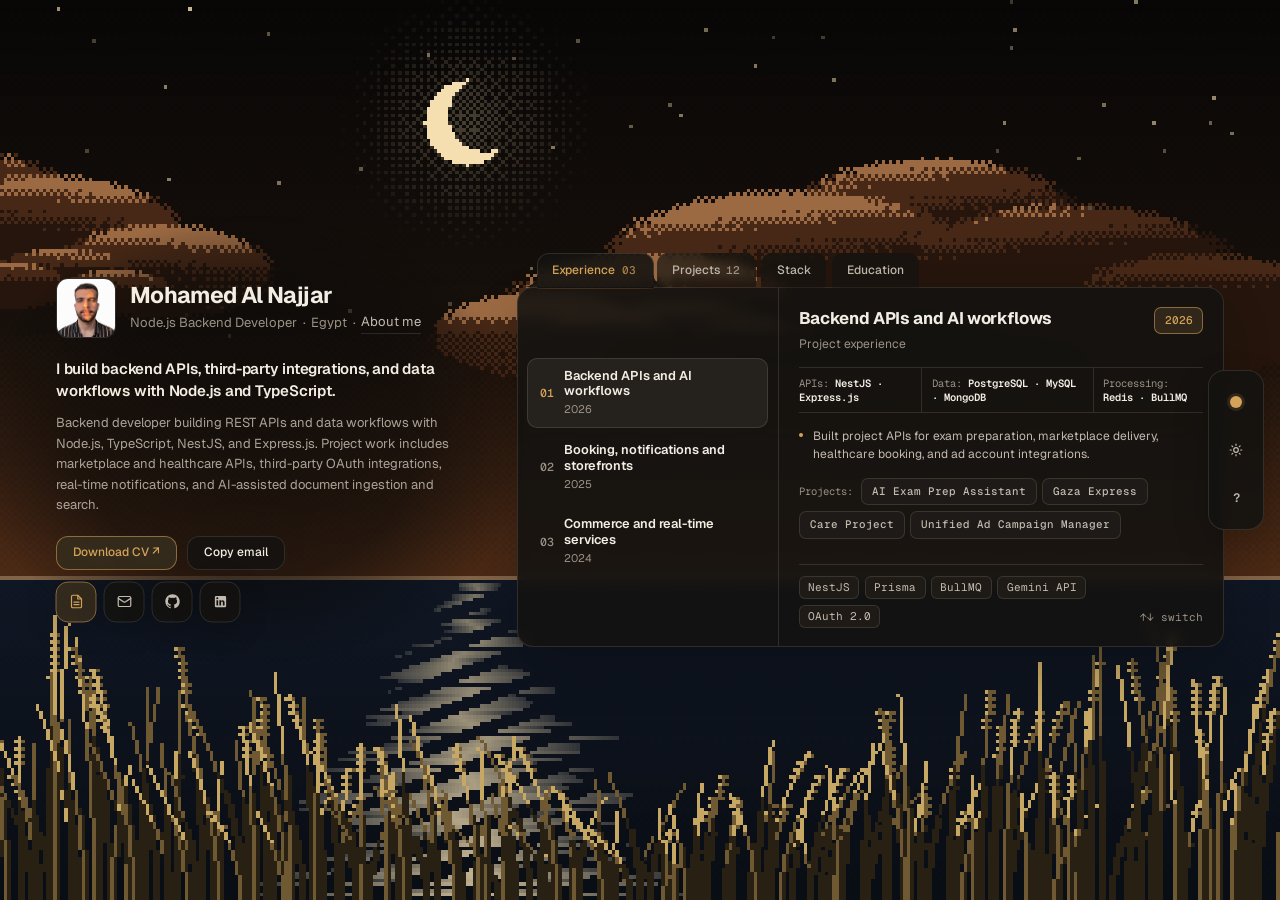
<file: index.html>
<!doctype html>
<html lang="en" data-palette="nile-silt" data-theme="dark">
<head>
<meta charset="utf-8">
<meta name="viewport" content="width=device-width, initial-scale=1">
<meta name="description" content="Backend developer building REST APIs and data workflows with Node.js, TypeScript, NestJS, and Express.js. Project work includes marketplace and healthcare APIs, third-party OAuth integrations, real-time notifications, and AI-assisted document ingestion and search.">
<meta name="theme-color" content="#0d0c0b">
<title>Mohamed Al Najjar | Node.js Backend Developer</title>
<link rel="icon" type="image/jpeg" href="imgs/0.jpg">
<script>
(() => {
  const p = localStorage.getItem("portfolio-palette");
  const t = localStorage.getItem("portfolio-theme");
  const valid = new Set(["nile-silt", "deep-moss", "basalt", "nocturne"]);
  document.documentElement.dataset.palette = valid.has(p) ? p : "nile-silt";
  document.documentElement.dataset.theme = t === "light" ? "light" : "dark";
})();
</script>
<link rel="stylesheet" href="style.css">
<script src="script.js" defer></script>
</head>
<body id="top">
<canvas id="pixel-landscape-canvas" class="pixel-landscape-canvas" aria-hidden="true"></canvas>

<aside class="utility-dock" aria-label="Theme and view controls" data-enter-sky>
  <button type="button" class="dock-morph-btn" data-palette-toggle aria-haspopup="true" aria-expanded="false" aria-label="Change color palette">
    <span class="dock-swatch" aria-hidden="true"></span>
    <span class="dock-morph-tip">palette</span>
  </button>

  <button type="button" class="dock-morph-btn" data-theme-toggle aria-label="Switch to light mode">
    <svg class="dock-icon" data-icon-sun viewBox="0 0 24 24" fill="none" stroke="currentColor" stroke-width="2" stroke-linecap="round" stroke-linejoin="round" aria-hidden="true">
      <circle cx="12" cy="12" r="4"></circle>
      <path d="M12 2v2M12 20v2M4.93 4.93l1.41 1.41M17.66 17.66l1.41 1.41M2 12h2M20 12h2M6.34 17.66l-1.41 1.41M19.07 4.93l-1.41 1.41"></path>
    </svg>
    <svg class="dock-icon" data-icon-moon viewBox="0 0 24 24" fill="none" stroke="currentColor" stroke-width="2" stroke-linecap="round" stroke-linejoin="round" aria-hidden="true" hidden>
      <path d="M21 12.79A9 9 0 1 1 11.21 3 7 7 0 0 0 21 12.79z"></path>
    </svg>
    <span class="dock-morph-tip">light</span>
  </button>

  <a class="dock-morph-btn" href="about.html" aria-label="About me">
    <span class="dock-link-text" aria-hidden="true">?</span>
    <span class="dock-morph-tip">About me</span>
  </a>
</aside>

<div class="palette-popover" data-palette-popover role="menu" aria-label="Color palettes" hidden>
  <button type="button" class="palette-option" role="menuitemradio" aria-checked="true" data-palette-option="nile-silt">
    <span class="palette-dot" style="background:#d4a35924;border:1px solid #d4a3598c"><i style="background:#d4a359"></i></span>
    <span>Nile Silt</span>
  </button>
  <button type="button" class="palette-option" role="menuitemradio" aria-checked="false" data-palette-option="deep-moss">
    <span class="palette-dot" style="background:#cbb89424;border:1px solid #cbb8948c"><i style="background:#cbb894"></i></span>
    <span>Deep Moss</span>
  </button>
  <button type="button" class="palette-option" role="menuitemradio" aria-checked="false" data-palette-option="basalt">
    <span class="palette-dot" style="background:#e07a5f26;border:1px solid #e07a5f8c"><i style="background:#e07a5f"></i></span>
    <span>Basalt</span>
  </button>
  <button type="button" class="palette-option" role="menuitemradio" aria-checked="false" data-palette-option="nocturne">
    <span class="palette-dot" style="background:#8fb89f26;border:1px solid #8fb89f8c"><i style="background:#8fb89f"></i></span>
    <span>Nocturne</span>
  </button>
</div>

<div class="viewport-shell is-world-entering">
  <main class="stage-main">
    <div class="two-zone">

      <!-- Left Zone: Identity & Actions -->
      <section class="identity-col" aria-labelledby="name" data-enter-sky>
        <div class="id-head">
          <img class="id-avatar" src="imgs/ME.jpg" alt="Portrait of Mohamed Al Najjar" width="2048" height="2050">
          <div class="id-titles">
            <h1 class="id-name" id="name">Mohamed Al Najjar</h1>
            <p class="id-role">
              <span>Node.js Backend Developer</span>
              <span aria-hidden="true">·</span>
              <span>Egypt</span>
              <span aria-hidden="true">·</span>
              <a class="id-about-link" href="about.html">About me</a>
            </p>
          </div>
        </div>

        <p class="bio-primary">I build backend APIs, third-party integrations, and data workflows with Node.js and TypeScript.</p>
        <p class="bio-secondary">Backend developer building REST APIs and data workflows with Node.js, TypeScript, NestJS, and Express.js. Project work includes marketplace and healthcare APIs, third-party OAuth integrations, real-time notifications, and AI-assisted document ingestion and search.</p>

        <div class="cta-row">
          <a class="cta-btn cta-btn--accent" href="Mohamed_Al_Najjar_Nodejs_Backend_CV.pdf" download>Download CV ↗</a>
          <button type="button" class="cta-btn" data-copy-email="mohamedalnajjar1000@gmail.com">Copy email</button>
        </div>

        <nav class="icon-row" aria-label="Direct links">
          <a class="morph-btn morph-btn--accent" href="Mohamed_Al_Najjar_Nodejs_Backend_CV.pdf" target="_blank" rel="noopener" aria-label="View CV (opens in a new tab)">
            <svg class="morph-svg" viewBox="0 0 106 70" aria-hidden="true"><path class="morph-path"></path></svg>
            <svg class="morph-icon" viewBox="0 0 24 24" fill="none" stroke="currentColor" stroke-width="1.9" stroke-linecap="round" stroke-linejoin="round" aria-hidden="true">
              <path d="M14 2H6a2 2 0 0 0-2 2v16a2 2 0 0 0 2 2h12a2 2 0 0 0 2-2V8z"></path>
              <polyline points="14 2 14 8 20 8"></polyline>
              <line x1="16" y1="13" x2="8" y2="13"></line>
              <line x1="16" y1="17" x2="8" y2="17"></line>
            </svg>
            <span class="morph-tip">View CV</span>
          </a>

          <a class="morph-btn" href="mailto:mohamedalnajjar1000@gmail.com" aria-label="Email Mohamed">
            <svg class="morph-svg" viewBox="0 0 106 70" aria-hidden="true"><path class="morph-path"></path></svg>
            <svg class="morph-icon" viewBox="0 0 24 24" fill="none" stroke="currentColor" stroke-width="1.9" stroke-linecap="round" stroke-linejoin="round" aria-hidden="true">
              <rect x="2" y="4" width="20" height="16" rx="2"></rect>
              <path d="m22 7-8.97 5.7a1.94 1.94 0 0 1-2.06 0L2 7"></path>
            </svg>
            <span class="morph-tip">Email Mohamed</span>
          </a>

          <a class="morph-btn" href="https://github.com/mohamedalnajjar10" target="_blank" rel="noopener" aria-label="GitHub profile">
            <svg class="morph-svg" viewBox="0 0 106 70" aria-hidden="true"><path class="morph-path"></path></svg>
            <svg class="morph-icon" viewBox="0 0 24 24" fill="currentColor" aria-hidden="true">
              <path d="M12 .5C5.65.5.5 5.65.5 12c0 5.08 3.29 9.39 7.86 10.91.58.1.79-.25.79-.56 0-.28-.01-1.02-.02-2-3.2.7-3.88-1.54-3.88-1.54-.52-1.33-1.28-1.69-1.28-1.69-1.05-.72.08-.7.08-.7 1.16.08 1.77 1.19 1.77 1.19 1.03 1.76 2.7 1.25 3.36.96.1-.75.4-1.25.73-1.54-2.56-.29-5.25-1.28-5.25-5.69 0-1.26.45-2.29 1.19-3.09-.12-.29-.52-1.46.11-3.05 0 0 .97-.31 3.17 1.18a11.02 11.02 0 0 1 5.78 0c2.2-1.49 3.17-1.18 3.17-1.18.63 1.59.23 2.76.11 3.05.74.8 1.19 1.83 1.19 3.09 0 4.42-2.7 5.39-5.27 5.68.41.36.78 1.07.78 2.15 0 1.55-.01 2.8-.01 3.18 0 .31.21.67.8.56A11.51 11.51 0 0 0 23.5 12C23.5 5.65 18.35.5 12 .5z"></path>
            </svg>
            <span class="morph-tip">GitHub</span>
          </a>

          <a class="morph-btn" href="https://www.linkedin.com/in/mohamedalnajjar10/" target="_blank" rel="noopener" aria-label="LinkedIn">
            <svg class="morph-svg" viewBox="0 0 106 70" aria-hidden="true"><path class="morph-path"></path></svg>
            <svg class="morph-icon" viewBox="0 0 24 24" fill="currentColor" aria-hidden="true">
              <path d="M19 3a2 2 0 0 1 2 2v14a2 2 0 0 1-2 2H5a2 2 0 0 1-2-2V5a2 2 0 0 1 2-2h14m-.5 15.5v-5.3a3.26 3.26 0 0 0-3.26-3.26c-.85 0-1.84.52-2.28 1.3v-1.11h-2.79v8.37h2.79v-4.93c0-.77.62-1.4 1.39-1.4a1.4 1.4 0 0 1 1.4 1.4v4.93h2.75M6.88 8.56a1.68 1.68 0 0 0 1.68-1.68c0-.93-.75-1.69-1.68-1.69a1.69 1.69 0 0 0-1.69 1.69c0 .93.76 1.68 1.69 1.68m1.39 9.94v-8.37H5.5v8.37h2.77z"></path>
            </svg>
            <span class="morph-tip">LinkedIn</span>
          </a>
        </nav>
      </section>

      <!-- Right Zone: Tabbed Portfolio Panel -->
      <section class="panel-col" aria-label="Portfolio details" data-enter-sea>
        <div class="tabs-bar" role="tablist" aria-label="Portfolio sections">
          <div class="tab-bridge" aria-hidden="true"></div>
          <button type="button" class="tab-btn" role="tab" id="tab-experience" aria-selected="true" aria-controls="panel-experience" data-tab-target="experience">
            <span>Experience</span><span class="tab-count">03</span>
          </button>
          <button type="button" class="tab-btn" role="tab" id="tab-projects" aria-selected="false" aria-controls="panel-projects" tabindex="-1" data-tab-target="projects">
            <span>Projects</span><span class="tab-count">12</span>
          </button>
          <button type="button" class="tab-btn" role="tab" id="tab-stack" aria-selected="false" aria-controls="panel-stack" tabindex="-1" data-tab-target="stack">
            <span>Stack</span>
          </button>
          <button type="button" class="tab-btn" role="tab" id="tab-education" aria-selected="false" aria-controls="panel-education" tabindex="-1" data-tab-target="education">
            <span>Education</span>
          </button>
        </div>

        <div class="panel-box">

          <!-- TAB 1: Project Experience -->
          <div class="tab-panel" id="panel-experience" role="tabpanel" aria-labelledby="tab-experience" data-tab-panel="experience">
            <div class="master-detail" data-master-detail="experience">
              <div class="drum-column">
                <div class="drum-rail drum-rail--centered" role="listbox" aria-label="Project experience">
                  <button type="button" class="drum-item" role="option" aria-selected="true" data-item-id="exp-2026">
                    <span class="drum-num">01</span>
                    <span class="drum-text">
                      <span class="drum-title">Backend APIs and AI workflows</span>
                      <span class="drum-sub">2026</span>
                    </span>
                  </button>
                  <button type="button" class="drum-item" role="option" aria-selected="false" tabindex="-1" data-item-id="exp-2025">
                    <span class="drum-num">02</span>
                    <span class="drum-text">
                      <span class="drum-title">Booking, notifications and storefronts</span>
                      <span class="drum-sub">2025</span>
                    </span>
                  </button>
                  <button type="button" class="drum-item" role="option" aria-selected="false" tabindex="-1" data-item-id="exp-2024">
                    <span class="drum-num">03</span>
                    <span class="drum-text">
                      <span class="drum-title">Commerce and real-time services</span>
                      <span class="drum-sub">2024</span>
                    </span>
                  </button>
                </div>
              </div>

              <div class="inspector-pane">
                <!-- 2026 -->
                <div data-detail-id="exp-2026" style="display:flex;flex-direction:column;justify-content:space-between;height:100%;">
                  <div class="inspector-top">
                    <div class="inspector-head">
                      <div class="inspector-title-wrap">
                        <h2 class="inspector-title">Backend APIs and AI workflows</h2>
                        <p class="inspector-sub">Project experience</p>
                      </div>
                      <span class="date-pill">2026</span>
                    </div>

                    <div class="stat-strip">
                      <div class="stat-cell">APIs: <strong>NestJS · Express.js</strong></div>
                      <div class="stat-cell">Data: <strong>PostgreSQL · MySQL · MongoDB</strong></div>
                      <div class="stat-cell">Processing: <strong>Redis · BullMQ</strong></div>
                    </div>

                    <ul class="impact-list">
                      <li>Built project APIs for exam preparation, marketplace delivery, healthcare booking, and ad account integrations.</li>
                    </ul>

                    <div class="exp-projects-strip">
                      <span class="exp-projects-label">Projects:</span>
                      <button type="button" class="pill-link" data-jump-project="full-ai-exam">AI Exam Prep Assistant</button>
                      <button type="button" class="pill-link" data-jump-project="gaza-express-project">Gaza Express</button>
                      <button type="button" class="pill-link" data-jump-project="care-project">Care Project</button>
                      <button type="button" class="pill-link" data-jump-project="unified-ad-campaign-manager">Unified Ad Campaign Manager</button>
                    </div>
                  </div>

                  <div class="inspector-foot">
                    <div class="chips-wrap">
                      <span class="chip">NestJS</span>
                      <span class="chip">Prisma</span>
                      <span class="chip">BullMQ</span>
                      <span class="chip">Gemini API</span>
                      <span class="chip">OAuth 2.0</span>
                    </div>
                    <span class="wheel-hint">↑↓ switch</span>
                  </div>
                </div>

                <!-- 2025 -->
                <div data-detail-id="exp-2025" hidden style="display:flex;flex-direction:column;justify-content:space-between;height:100%;">
                  <div class="inspector-top">
                    <div class="inspector-head">
                      <div class="inspector-title-wrap">
                        <h2 class="inspector-title">Booking, notifications and storefronts</h2>
                        <p class="inspector-sub">Project experience</p>
                      </div>
                      <span class="date-pill">2025</span>
                    </div>

                    <div class="stat-strip">
                      <div class="stat-cell">APIs: <strong>NestJS · Express.js</strong></div>
                      <div class="stat-cell">Data: <strong>PostgreSQL · MySQL · MongoDB</strong></div>
                      <div class="stat-cell">Processing: <strong>Redis · BullMQ</strong></div>
                    </div>

                    <ul class="impact-list">
                      <li>Developed property booking and checkout flows, a football match and notifications API, a blood bank API, and a Laravel storefront.</li>
                    </ul>

                    <div class="exp-projects-strip">
                      <span class="exp-projects-label">Projects:</span>
                      <button type="button" class="pill-link" data-jump-project="airbnb">Property Booking Marketplace</button>
                      <button type="button" class="pill-link" data-jump-project="sport">Football Match and Notifications API</button>
                      <button type="button" class="pill-link" data-jump-project="blood-bank-system">Blood Bank System</button>
                      <button type="button" class="pill-link" data-jump-project="store-laravel">Laravel Storefront</button>
                    </div>
                  </div>

                  <div class="inspector-foot">
                    <div class="chips-wrap">
                      <span class="chip">MySQL</span>
                      <span class="chip">Sequelize</span>
                      <span class="chip">Socket.IO</span>
                      <span class="chip">Stripe</span>
                      <span class="chip">Laravel</span>
                    </div>
                    <span class="wheel-hint">↑↓ switch</span>
                  </div>
                </div>

                <!-- 2024 -->
                <div data-detail-id="exp-2024" hidden style="display:flex;flex-direction:column;justify-content:space-between;height:100%;">
                  <div class="inspector-top">
                    <div class="inspector-head">
                      <div class="inspector-title-wrap">
                        <h2 class="inspector-title">Commerce and real-time services</h2>
                        <p class="inspector-sub">Project experience</p>
                      </div>
                      <span class="date-pill">2024</span>
                    </div>

                    <div class="stat-strip">
                      <div class="stat-cell">APIs: <strong>NestJS · Express.js</strong></div>
                      <div class="stat-cell">Data: <strong>PostgreSQL · MySQL · MongoDB</strong></div>
                      <div class="stat-cell">Processing: <strong>Redis · BullMQ</strong></div>
                    </div>

                    <ul class="impact-list">
                      <li>Built Express.js projects for e-commerce, wallet transactions, real-time chat, and movie data.</li>
                    </ul>

                    <div class="exp-projects-strip">
                      <span class="exp-projects-label">Projects:</span>
                      <button type="button" class="pill-link" data-jump-project="e-commerce">E-Commerce Backend API</button>
                      <button type="button" class="pill-link" data-jump-project="wallet">Digital Wallet API</button>
                      <button type="button" class="pill-link" data-jump-project="real-time-chat">Real-Time Chat</button>
                      <button type="button" class="pill-link" data-jump-project="moveis-apis">Movies API</button>
                    </div>
                  </div>

                  <div class="inspector-foot">
                    <div class="chips-wrap">
                      <span class="chip">Express.js</span>
                      <span class="chip">MongoDB</span>
                      <span class="chip">Mongoose</span>
                      <span class="chip">MySQL</span>
                      <span class="chip">Socket.IO</span>
                    </div>
                    <span class="wheel-hint">↑↓ switch</span>
                  </div>
                </div>
              </div>
            </div>
          </div>

          <!-- TAB 2: Projects (All 12 projects verbatim) -->
          <div class="tab-panel" id="panel-projects" role="tabpanel" aria-labelledby="tab-projects" data-tab-panel="projects" hidden>
            <div class="master-detail" data-master-detail="projects">
              <div class="drum-column">
                <div class="drum-filter-bar" role="group" aria-label="Filter projects">
                  <button type="button" class="drum-filter-btn" data-category-filter="all" aria-pressed="true">All projects</button>
                  <button type="button" class="drum-filter-btn" data-category-filter="AI &amp; Search" aria-pressed="false">AI &amp; Search</button>
                  <button type="button" class="drum-filter-btn" data-category-filter="Commerce &amp; Payments" aria-pressed="false">Commerce &amp; Payments</button>
                  <button type="button" class="drum-filter-btn" data-category-filter="APIs &amp; Integrations" aria-pressed="false">APIs &amp; Integrations</button>
                </div>

                <div class="drum-rail" role="listbox" aria-label="Projects">
                  <button type="button" class="drum-item" role="option" aria-selected="true" data-item-id="full-ai-exam" data-category="AI &amp; Search">
                    <span class="drum-num">01</span>
                    <span class="drum-text"><span class="drum-title">AI Exam Prep Assistant</span><span class="drum-sub">AI &amp; Search · 2026</span></span>
                  </button>
                  <button type="button" class="drum-item" role="option" aria-selected="false" tabindex="-1" data-item-id="gaza-express-project" data-category="Commerce &amp; Payments">
                    <span class="drum-num">02</span>
                    <span class="drum-text"><span class="drum-title">Gaza Express</span><span class="drum-sub">Commerce &amp; Payments · 2026</span></span>
                  </button>
                  <button type="button" class="drum-item" role="option" aria-selected="false" tabindex="-1" data-item-id="care-project" data-category="APIs &amp; Integrations">
                    <span class="drum-num">03</span>
                    <span class="drum-text"><span class="drum-title">Care Project</span><span class="drum-sub">APIs &amp; Integrations · 2026</span></span>
                  </button>
                  <button type="button" class="drum-item" role="option" aria-selected="false" tabindex="-1" data-item-id="unified-ad-campaign-manager" data-category="APIs &amp; Integrations">
                    <span class="drum-num">04</span>
                    <span class="drum-text"><span class="drum-title">Unified Ad Campaign Manager</span><span class="drum-sub">APIs &amp; Integrations · 2026</span></span>
                  </button>
                  <button type="button" class="drum-item" role="option" aria-selected="false" tabindex="-1" data-item-id="airbnb" data-category="Commerce &amp; Payments">
                    <span class="drum-num">05</span>
                    <span class="drum-text"><span class="drum-title">Property Booking Marketplace</span><span class="drum-sub">Commerce &amp; Payments · 2025</span></span>
                  </button>
                  <button type="button" class="drum-item" role="option" aria-selected="false" tabindex="-1" data-item-id="e-commerce" data-category="Commerce &amp; Payments">
                    <span class="drum-num">06</span>
                    <span class="drum-text"><span class="drum-title">E-Commerce Backend API</span><span class="drum-sub">Commerce &amp; Payments · 2024</span></span>
                  </button>
                  <button type="button" class="drum-item" role="option" aria-selected="false" tabindex="-1" data-item-id="wallet" data-category="Commerce &amp; Payments">
                    <span class="drum-num">07</span>
                    <span class="drum-text"><span class="drum-title">Digital Wallet API</span><span class="drum-sub">Commerce &amp; Payments · 2024</span></span>
                  </button>
                  <button type="button" class="drum-item" role="option" aria-selected="false" tabindex="-1" data-item-id="sport" data-category="APIs &amp; Integrations">
                    <span class="drum-num">08</span>
                    <span class="drum-text"><span class="drum-title">Football Match and Notifications API</span><span class="drum-sub">APIs &amp; Integrations · 2025</span></span>
                  </button>
                  <button type="button" class="drum-item" role="option" aria-selected="false" tabindex="-1" data-item-id="blood-bank-system" data-category="APIs &amp; Integrations">
                    <span class="drum-num">09</span>
                    <span class="drum-text"><span class="drum-title">Blood Bank System</span><span class="drum-sub">APIs &amp; Integrations · 2025</span></span>
                  </button>
                  <button type="button" class="drum-item" role="option" aria-selected="false" tabindex="-1" data-item-id="real-time-chat" data-category="APIs &amp; Integrations">
                    <span class="drum-num">10</span>
                    <span class="drum-text"><span class="drum-title">Real-Time Chat</span><span class="drum-sub">APIs &amp; Integrations · 2024</span></span>
                  </button>
                  <button type="button" class="drum-item" role="option" aria-selected="false" tabindex="-1" data-item-id="moveis-apis" data-category="APIs &amp; Integrations">
                    <span class="drum-num">11</span>
                    <span class="drum-text"><span class="drum-title">Movies API</span><span class="drum-sub">APIs &amp; Integrations · 2024</span></span>
                  </button>
                  <button type="button" class="drum-item" role="option" aria-selected="false" tabindex="-1" data-item-id="store-laravel" data-category="Commerce &amp; Payments">
                    <span class="drum-num">12</span>
                    <span class="drum-text"><span class="drum-title">Laravel Storefront</span><span class="drum-sub">Commerce &amp; Payments · 2025</span></span>
                  </button>
                </div>
              </div>

              <div class="inspector-pane">
                <!-- 01: AI Exam Prep Assistant -->
                <div data-detail-id="full-ai-exam" style="display:flex;flex-direction:column;justify-content:space-between;height:100%;">
                  <div class="inspector-top">
                    <div class="inspector-head">
                      <div class="inspector-title-wrap">
                        <h2 class="inspector-title">AI Exam Prep Assistant</h2><span class="inspector-year">2026</span>
                        <p class="inspector-sub">AI &amp; Search</p>
                      </div>
                      <div class="proj-links">
                        <a class="pill-link pill-link--accent" href="https://github.com/mohamedalnajjar10/Full-Ai-Exam" target="_blank" rel="noopener">GitHub ↗</a>
                        <a class="pill-link" href="projects/full-ai-exam.html">Project details ↗</a>
                      </div>
                    </div>
                    <p class="proj-summary">A Tawjihi exam-prep platform that uses curriculum content and past papers to generate practice questions and support a study chat.</p>
                    <ul class="impact-list">
                      <li>Built PDF and image ingestion with OCR, question staging, Bloom’s taxonomy tagging, and hybrid search that combines PostgreSQL full-text search with embedding similarity.</li>
                      <li>Implemented retrieval-augmented generation (RAG), Gemini integration, Redis-backed BullMQ workers, and authentication with JWT, Google OAuth, and TOTP.</li>
                    </ul>
                  </div>
                  <div class="inspector-foot">
                    <div class="chips-wrap">
                      <span class="chip chip--tech" data-tech="nestjs">NestJS</span>
                      <span class="chip chip--tech" data-tech="typescript">TypeScript</span>
                      <span class="chip chip--tech" data-tech="postgresql">PostgreSQL</span>
                      <span class="chip chip--tech" data-tech="prisma">Prisma</span>
                      <span class="chip chip--tech" data-tech="gemini api">Gemini API</span>
                      <span class="chip chip--tech" data-tech="bullmq">BullMQ</span>
                      <span class="chip chip--tech" data-tech="redis">Redis</span>
                      <span class="chip chip--tech" data-tech="next.js">Next.js</span>
                    </div>
                    <span class="wheel-hint">↑↓ switch</span>
                  </div>
                </div>

                <!-- 02: Gaza Express -->
                <div data-detail-id="gaza-express-project" hidden style="display:flex;flex-direction:column;justify-content:space-between;height:100%;">
                  <div class="inspector-top">
                    <div class="inspector-head">
                      <div class="inspector-title-wrap">
                        <h2 class="inspector-title">Gaza Express</h2><span class="inspector-year">2026</span>
                        <p class="inspector-sub">Commerce &amp; Payments</p>
                      </div>
                      <div class="proj-links">
                        <a class="pill-link pill-link--accent" href="https://github.com/mohamedalnajjar10/Gaza-Express-Project" target="_blank" rel="noopener">GitHub ↗</a>
                        <a class="pill-link" href="projects/gaza-express-project.html">Project details ↗</a>
                      </div>
                    </div>
                    <p class="proj-summary">A marketplace and delivery backend for store discovery, product catalogs, ordering, and order operations.</p>
                    <ul class="impact-list">
                      <li>Developed REST APIs for stores, catalog, orders, reviews, favorites, and finance workflows with Prisma and MySQL.</li>
                      <li>Implemented JWT and refresh-token flows, SMS one-time passwords via an outbox worker, and S3-compatible image storage. Added Jest tests and GitHub Actions CI.</li>
                    </ul>
                  </div>
                  <div class="inspector-foot">
                    <div class="chips-wrap">
                      <span class="chip chip--tech" data-tech="nestjs">NestJS</span>
                      <span class="chip chip--tech" data-tech="typescript">TypeScript</span>
                      <span class="chip chip--tech" data-tech="mysql">MySQL</span>
                      <span class="chip chip--tech" data-tech="prisma">Prisma</span>
                      <span class="chip chip--tech" data-tech="redis">Redis</span>
                      <span class="chip chip--tech" data-tech="minio">MinIO</span>
                      <span class="chip chip--tech" data-tech="jest">Jest</span>
                      <span class="chip chip--tech" data-tech="docker">Docker</span>
                      <span class="chip chip--tech" data-tech="github actions">GitHub Actions</span>
                    </div>
                    <span class="wheel-hint">↑↓ switch</span>
                  </div>
                </div>

                <!-- 03: Care Project -->
                <div data-detail-id="care-project" hidden style="display:flex;flex-direction:column;justify-content:space-between;height:100%;">
                  <div class="inspector-top">
                    <div class="inspector-head">
                      <div class="inspector-title-wrap">
                        <h2 class="inspector-title">Care Project</h2><span class="inspector-year">2026</span>
                        <p class="inspector-sub">APIs &amp; Integrations</p>
                      </div>
                      <div class="proj-links">
                        <a class="pill-link pill-link--accent" href="https://github.com/mohamedalnajjar10/Care-Project" target="_blank" rel="noopener">GitHub ↗</a>
                        <a class="pill-link" href="projects/care-project.html">Project details ↗</a>
                      </div>
                    </div>
                    <p class="proj-summary">A healthcare booking API for finding doctors, managing appointments, and processing payments.</p>
                    <ul class="impact-list">
                      <li>Modeled doctors, specialties, appointments, addresses, and reviews with Prisma and MySQL. Indexed searchable healthcare records with Meilisearch.</li>
                      <li>Added Stripe and PayPal payment strategies, Socket.IO notifications, and Jest tests for authentication and appointment workflows.</li>
                    </ul>
                  </div>
                  <div class="inspector-foot">
                    <div class="chips-wrap">
                      <span class="chip chip--tech" data-tech="nestjs">NestJS</span>
                      <span class="chip chip--tech" data-tech="typescript">TypeScript</span>
                      <span class="chip chip--tech" data-tech="mysql">MySQL</span>
                      <span class="chip chip--tech" data-tech="prisma">Prisma</span>
                      <span class="chip chip--tech" data-tech="meilisearch">Meilisearch</span>
                      <span class="chip chip--tech" data-tech="socket.io">Socket.IO</span>
                      <span class="chip chip--tech" data-tech="stripe">Stripe</span>
                      <span class="chip chip--tech" data-tech="paypal">PayPal</span>
                      <span class="chip chip--tech" data-tech="jest">Jest</span>
                    </div>
                    <span class="wheel-hint">↑↓ switch</span>
                  </div>
                </div>

                <!-- 04: Unified Ad Campaign Manager -->
                <div data-detail-id="unified-ad-campaign-manager" hidden style="display:flex;flex-direction:column;justify-content:space-between;height:100%;">
                  <div class="inspector-top">
                    <div class="inspector-head">
                      <div class="inspector-title-wrap">
                        <h2 class="inspector-title">Unified Ad Campaign Manager</h2><span class="inspector-year">2026</span>
                        <p class="inspector-sub">APIs &amp; Integrations</p>
                      </div>
                      <div class="proj-links">
                        <a class="pill-link pill-link--accent" href="https://github.com/mohamedalnajjar10/Unified-Ad-Campaign-Manager" target="_blank" rel="noopener">GitHub ↗</a>
                        <a class="pill-link" href="projects/unified-ad-campaign-manager.html">Project details ↗</a>
                      </div>
                    </div>
                    <p class="proj-summary">An ad-platform account integration backend with a shared OAuth provider interface and a Prisma campaign schema.</p>
                    <ul class="impact-list">
                      <li>Implemented OAuth provider strategies for Meta, Google Ads, LinkedIn, X, Snapchat, and TikTok.</li>
                      <li>Built account linking and token refresh flows, stored access and refresh tokens with AES-256-GCM encryption, and modeled ad accounts and campaigns in Prisma.</li>
                    </ul>
                  </div>
                  <div class="inspector-foot">
                    <div class="chips-wrap">
                      <span class="chip chip--tech" data-tech="nestjs">NestJS</span>
                      <span class="chip chip--tech" data-tech="typescript">TypeScript</span>
                      <span class="chip chip--tech" data-tech="mysql">MySQL</span>
                      <span class="chip chip--tech" data-tech="prisma">Prisma</span>
                      <span class="chip chip--tech" data-tech="oauth 2.0">OAuth 2.0</span>
                      <span class="chip chip--tech" data-tech="aes-256-gcm">AES-256-GCM</span>
                      <span class="chip chip--tech" data-tech="docker">Docker</span>
                    </div>
                    <span class="wheel-hint">↑↓ switch</span>
                  </div>
                </div>

                <!-- 05: Property Booking Marketplace -->
                <div data-detail-id="airbnb" hidden style="display:flex;flex-direction:column;justify-content:space-between;height:100%;">
                  <div class="inspector-top">
                    <div class="inspector-head">
                      <div class="inspector-title-wrap">
                        <h2 class="inspector-title">Property Booking Marketplace</h2><span class="inspector-year">2025</span>
                        <p class="inspector-sub">Commerce &amp; Payments</p>
                      </div>
                      <div class="proj-links">
                        <a class="pill-link pill-link--accent" href="https://github.com/mohamedalnajjar10/Airbnb-" target="_blank" rel="noopener">GitHub ↗</a>
                        <a class="pill-link" href="projects/airbnb.html">Project details ↗</a>
                      </div>
                    </div>
                    <p class="proj-summary">An Airbnb-inspired API for listing properties and booking stays.</p>
                    <ul class="impact-list">
                      <li>Built listing and booking APIs, availability checks, and Stripe and PayPal checkout and webhook flows.</li>
                      <li>Added Jest tests for authentication, listings, and bookings.</li>
                    </ul>
                  </div>
                  <div class="inspector-foot">
                    <div class="chips-wrap">
                      <span class="chip chip--tech" data-tech="nestjs">NestJS</span>
                      <span class="chip chip--tech" data-tech="typescript">TypeScript</span>
                      <span class="chip chip--tech" data-tech="mysql">MySQL</span>
                      <span class="chip chip--tech" data-tech="prisma">Prisma</span>
                      <span class="chip chip--tech" data-tech="stripe">Stripe</span>
                      <span class="chip chip--tech" data-tech="paypal">PayPal</span>
                      <span class="chip chip--tech" data-tech="jest">Jest</span>
                    </div>
                    <span class="wheel-hint">↑↓ switch</span>
                  </div>
                </div>

                <!-- 06: E-Commerce Backend API -->
                <div data-detail-id="e-commerce" hidden style="display:flex;flex-direction:column;justify-content:space-between;height:100%;">
                  <div class="inspector-top">
                    <div class="inspector-head">
                      <div class="inspector-title-wrap">
                        <h2 class="inspector-title">E-Commerce Backend API</h2><span class="inspector-year">2024</span>
                        <p class="inspector-sub">Commerce &amp; Payments</p>
                      </div>
                      <div class="proj-links">
                        <a class="pill-link pill-link--accent" href="https://github.com/mohamedalnajjar10/E-Commerce" target="_blank" rel="noopener">GitHub ↗</a>
                        <a class="pill-link" href="projects/e-commerce.html">Project details ↗</a>
                      </div>
                    </div>
                    <p class="proj-summary">An e-commerce REST API covering product discovery and the shopping-to-order flow.</p>
                    <ul class="impact-list">
                      <li>Built endpoints for products, categories, reviews, wish lists, coupons, carts, and orders.</li>
                      <li>Implemented JWT authentication, role-based access, and Stripe checkout.</li>
                    </ul>
                  </div>
                  <div class="inspector-foot">
                    <div class="chips-wrap">
                      <span class="chip chip--tech" data-tech="node.js">Node.js</span>
                      <span class="chip chip--tech" data-tech="express.js">Express.js</span>
                      <span class="chip chip--tech" data-tech="javascript">JavaScript</span>
                      <span class="chip chip--tech" data-tech="mongodb">MongoDB</span>
                      <span class="chip chip--tech" data-tech="mongoose">Mongoose</span>
                      <span class="chip chip--tech" data-tech="jwt">JWT</span>
                      <span class="chip chip--tech" data-tech="stripe">Stripe</span>
                    </div>
                    <span class="wheel-hint">↑↓ switch</span>
                  </div>
                </div>

                <!-- 07: Digital Wallet API -->
                <div data-detail-id="wallet" hidden style="display:flex;flex-direction:column;justify-content:space-between;height:100%;">
                  <div class="inspector-top">
                    <div class="inspector-head">
                      <div class="inspector-title-wrap">
                        <h2 class="inspector-title">Digital Wallet API</h2><span class="inspector-year">2024</span>
                        <p class="inspector-sub">Commerce &amp; Payments</p>
                      </div>
                      <div class="proj-links">
                        <a class="pill-link pill-link--accent" href="https://github.com/mohamedalnajjar10/Wallet" target="_blank" rel="noopener">GitHub ↗</a>
                        <a class="pill-link" href="projects/wallet.html">Project details ↗</a>
                      </div>
                    </div>
                    <p class="proj-summary">A digital wallet API for user transfers, top-ups through charging points, and company payments.</p>
                    <ul class="impact-list">
                      <li>Implemented user and company wallet workflows and transaction tracking with Sequelize and MySQL.</li>
                      <li>Added role-based access control, JWT authentication, and TOTP two-factor authentication.</li>
                    </ul>
                  </div>
                  <div class="inspector-foot">
                    <div class="chips-wrap">
                      <span class="chip chip--tech" data-tech="express.js">Express.js</span>
                      <span class="chip chip--tech" data-tech="javascript">JavaScript</span>
                      <span class="chip chip--tech" data-tech="mysql">MySQL</span>
                      <span class="chip chip--tech" data-tech="sequelize">Sequelize</span>
                      <span class="chip chip--tech" data-tech="jwt">JWT</span>
                      <span class="chip chip--tech" data-tech="totp">TOTP</span>
                    </div>
                    <span class="wheel-hint">↑↓ switch</span>
                  </div>
                </div>

                <!-- 08: Football Match and Notifications API -->
                <div data-detail-id="sport" hidden style="display:flex;flex-direction:column;justify-content:space-between;height:100%;">
                  <div class="inspector-top">
                    <div class="inspector-head">
                      <div class="inspector-title-wrap">
                        <h2 class="inspector-title">Football Match and Notifications API</h2><span class="inspector-year">2025</span>
                        <p class="inspector-sub">APIs &amp; Integrations</p>
                      </div>
                      <div class="proj-links">
                        <a class="pill-link pill-link--accent" href="https://github.com/mohamedalnajjar10/Sport-" target="_blank" rel="noopener">GitHub ↗</a>
                        <a class="pill-link" href="projects/sport.html">Project details ↗</a>
                      </div>
                    </div>
                    <p class="proj-summary">A football back end for match schedules and details, favorites, subscriptions, and live notifications.</p>
                    <ul class="impact-list">
                      <li>Built match lookup endpoints by date and competition, plus a Socket.IO notifications gateway.</li>
                      <li>Added subscription payments and an OpenAI integration.</li>
                    </ul>
                  </div>
                  <div class="inspector-foot">
                    <div class="chips-wrap">
                      <span class="chip chip--tech" data-tech="nestjs">NestJS</span>
                      <span class="chip chip--tech" data-tech="mysql">MySQL</span>
                      <span class="chip chip--tech" data-tech="sequelize">Sequelize</span>
                      <span class="chip chip--tech" data-tech="socket.io">Socket.IO</span>
                      <span class="chip chip--tech" data-tech="openai api">OpenAI API</span>
                      <span class="chip chip--tech" data-tech="stripe">Stripe</span>
                      <span class="chip chip--tech" data-tech="paypal">PayPal</span>
                    </div>
                    <span class="wheel-hint">↑↓ switch</span>
                  </div>
                </div>

                <!-- 09: Blood Bank System -->
                <div data-detail-id="blood-bank-system" hidden style="display:flex;flex-direction:column;justify-content:space-between;height:100%;">
                  <div class="inspector-top">
                    <div class="inspector-head">
                      <div class="inspector-title-wrap">
                        <h2 class="inspector-title">Blood Bank System</h2><span class="inspector-year">2025</span>
                        <p class="inspector-sub">APIs &amp; Integrations</p>
                      </div>
                      <div class="proj-links">
                        <a class="pill-link pill-link--accent" href="https://github.com/mohamedalnajjar10/Blood-Bank-System" target="_blank" rel="noopener">GitHub ↗</a>
                        <a class="pill-link" href="projects/blood-bank-system.html">Project details ↗</a>
                      </div>
                    </div>
                    <p class="proj-summary">A NestJS API for managing blood bank users, profiles, and medical history records.</p>
                    <ul class="impact-list">
                      <li>Modeled user profiles and medical histories with MySQL and Sequelize.</li>
                      <li>Implemented JWT authentication and role guards for protected endpoints.</li>
                    </ul>
                  </div>
                  <div class="inspector-foot">
                    <div class="chips-wrap">
                      <span class="chip chip--tech" data-tech="nestjs">NestJS</span>
                      <span class="chip chip--tech" data-tech="typescript">TypeScript</span>
                      <span class="chip chip--tech" data-tech="mysql">MySQL</span>
                      <span class="chip chip--tech" data-tech="sequelize">Sequelize</span>
                      <span class="chip chip--tech" data-tech="jwt">JWT</span>
                    </div>
                    <span class="wheel-hint">↑↓ switch</span>
                  </div>
                </div>

                <!-- 10: Real-Time Chat -->
                <div data-detail-id="real-time-chat" hidden style="display:flex;flex-direction:column;justify-content:space-between;height:100%;">
                  <div class="inspector-top">
                    <div class="inspector-head">
                      <div class="inspector-title-wrap">
                        <h2 class="inspector-title">Real-Time Chat</h2><span class="inspector-year">2024</span>
                        <p class="inspector-sub">APIs &amp; Integrations</p>
                      </div>
                      <div class="proj-links">
                        <a class="pill-link pill-link--accent" href="https://github.com/mohamedalnajjar10/real-time-chat-" target="_blank" rel="noopener">GitHub ↗</a>
                        <a class="pill-link" href="projects/real-time-chat.html">Project details ↗</a>
                      </div>
                    </div>
                    <p class="proj-summary">A real-time messaging app with session-based sign-in and persistent conversation history.</p>
                    <ul class="impact-list">
                      <li>Used Socket.IO to send and delete messages and load existing conversations.</li>
                      <li>Persisted chat records with MongoDB and Mongoose and rendered views with EJS.</li>
                    </ul>
                  </div>
                  <div class="inspector-foot">
                    <div class="chips-wrap">
                      <span class="chip chip--tech" data-tech="express.js">Express.js</span>
                      <span class="chip chip--tech" data-tech="javascript">JavaScript</span>
                      <span class="chip chip--tech" data-tech="socket.io">Socket.IO</span>
                      <span class="chip chip--tech" data-tech="mongodb">MongoDB</span>
                      <span class="chip chip--tech" data-tech="mongoose">Mongoose</span>
                      <span class="chip chip--tech" data-tech="ejs">EJS</span>
                    </div>
                    <span class="wheel-hint">↑↓ switch</span>
                  </div>
                </div>

                <!-- 11: Movies API -->
                <div data-detail-id="moveis-apis" hidden style="display:flex;flex-direction:column;justify-content:space-between;height:100%;">
                  <div class="inspector-top">
                    <div class="inspector-head">
                      <div class="inspector-title-wrap">
                        <h2 class="inspector-title">Movies API</h2><span class="inspector-year">2024</span>
                        <p class="inspector-sub">APIs &amp; Integrations</p>
                      </div>
                      <div class="proj-links">
                        <a class="pill-link pill-link--accent" href="https://github.com/mohamedalnajjar10/Moveis-APIs" target="_blank" rel="noopener">GitHub ↗</a>
                        <a class="pill-link" href="projects/moveis-apis.html">Project details ↗</a>
                      </div>
                    </div>
                    <p class="proj-summary">A movie REST API that combines TMDB data with user and review endpoints.</p>
                    <ul class="impact-list">
                      <li>Integrated TMDB through an external service, with request validation and centralized error handling.</li>
                      <li>Modeled movies, users, and reviews using Sequelize and MySQL.</li>
                    </ul>
                  </div>
                  <div class="inspector-foot">
                    <div class="chips-wrap">
                      <span class="chip chip--tech" data-tech="express.js">Express.js</span>
                      <span class="chip chip--tech" data-tech="javascript">JavaScript</span>
                      <span class="chip chip--tech" data-tech="mysql">MySQL</span>
                      <span class="chip chip--tech" data-tech="sequelize">Sequelize</span>
                      <span class="chip chip--tech" data-tech="tmdb api">TMDB API</span>
                    </div>
                    <span class="wheel-hint">↑↓ switch</span>
                  </div>
                </div>

                <!-- 12: Laravel Storefront -->
                <div data-detail-id="store-laravel" hidden style="display:flex;flex-direction:column;justify-content:space-between;height:100%;">
                  <div class="inspector-top">
                    <div class="inspector-head">
                      <div class="inspector-title-wrap">
                        <h2 class="inspector-title">Laravel Storefront</h2><span class="inspector-year">2025</span>
                        <p class="inspector-sub">Commerce &amp; Payments</p>
                      </div>
                      <div class="proj-links">
                        <a class="pill-link pill-link--accent" href="https://github.com/mohamedalnajjar10/Store-Laravel" target="_blank" rel="noopener">GitHub ↗</a>
                        <a class="pill-link" href="projects/store-laravel.html">Project details ↗</a>
                      </div>
                    </div>
                    <p class="proj-summary">A server-rendered Laravel storefront and product administration dashboard.</p>
                    <ul class="impact-list">
                      <li>Built Blade pages for catalog browsing, cart, and checkout.</li>
                      <li>Added authenticated profile management and dashboard routes for catalog administration.</li>
                    </ul>
                  </div>
                  <div class="inspector-foot">
                    <div class="chips-wrap">
                      <span class="chip chip--tech" data-tech="php">PHP</span>
                      <span class="chip chip--tech" data-tech="laravel">Laravel</span>
                      <span class="chip chip--tech" data-tech="blade">Blade</span>
                      <span class="chip chip--tech" data-tech="eloquent">Eloquent</span>
                    </div>
                    <span class="wheel-hint">↑↓ switch</span>
                  </div>
                </div>
              </div>
            </div>
          </div>

          <!-- TAB 3: Technical Skills & Core Stack -->
          <div class="tab-panel" id="panel-stack" role="tabpanel" aria-labelledby="tab-stack" data-tab-panel="stack" hidden>
            <div class="stack-grid">
              <div class="stack-card">
                <span class="stack-card__label">Backend</span>
                <div class="chips-wrap">
                  <span class="chip">Node.js</span>
                  <span class="chip">TypeScript</span>
                  <span class="chip">JavaScript</span>
                  <span class="chip">NestJS</span>
                  <span class="chip">Express.js</span>
                  <span class="chip">REST APIs</span>
                  <span class="chip">OpenAPI / Swagger</span>
                  <span class="chip">GraphQL</span>
                </div>
              </div>

              <div class="stack-card">
                <span class="stack-card__label">Databases</span>
                <div class="chips-wrap">
                  <span class="chip">PostgreSQL</span>
                  <span class="chip">MySQL</span>
                  <span class="chip">MongoDB</span>
                  <span class="chip">Redis</span>
                  <span class="chip">Prisma ORM</span>
                  <span class="chip">Sequelize</span>
                  <span class="chip">Mongoose</span>
                  <span class="chip">Meilisearch</span>
                </div>
              </div>

              <div class="stack-card">
                <span class="stack-card__label">Async and Real-Time</span>
                <div class="chips-wrap">
                  <span class="chip">BullMQ</span>
                  <span class="chip">background workers</span>
                  <span class="chip">transactional outbox</span>
                  <span class="chip">WebSockets</span>
                  <span class="chip">Socket.IO</span>
                </div>
              </div>

              <div class="stack-card">
                <span class="stack-card__label">Authentication and Security</span>
                <div class="chips-wrap">
                  <span class="chip">JWT</span>
                  <span class="chip">OAuth 2.0</span>
                  <span class="chip">role-based access control (RBAC)</span>
                  <span class="chip">TOTP</span>
                  <span class="chip">AES-256-GCM</span>
                  <span class="chip">rate limiting</span>
                </div>
              </div>

              <div class="stack-card">
                <span class="stack-card__label">Testing and Delivery</span>
                <div class="chips-wrap">
                  <span class="chip">Jest</span>
                  <span class="chip">Supertest</span>
                  <span class="chip">unit and integration testing</span>
                  <span class="chip">Git</span>
                  <span class="chip">GitHub Actions</span>
                  <span class="chip">Docker</span>
                  <span class="chip">Docker Compose</span>
                  <span class="chip">S3-compatible storage</span>
                </div>
              </div>

              <div class="stack-card">
                <span class="stack-card__label">AI and Search</span>
                <div class="chips-wrap">
                  <span class="chip">Google Gemini API</span>
                  <span class="chip">retrieval-augmented generation (RAG)</span>
                  <span class="chip">embeddings</span>
                  <span class="chip">semantic search</span>
                  <span class="chip">PostgreSQL full-text search</span>
                  <span class="chip">OCR</span>
                </div>
              </div>
            </div>
          </div>

          <!-- TAB 4: Education & Certifications -->
          <div class="tab-panel" id="panel-education" role="tabpanel" aria-labelledby="tab-education" data-tab-panel="education" hidden>
            <div class="edu-view">
              <div class="inspector-top">
                <div class="inspector-head">
                  <div class="inspector-title-wrap">
                    <h2 class="inspector-title">Al Azhar University, Gaza, Palestine</h2>
                    <p class="inspector-sub">Bachelor’s Degree in Software Engineering</p>
                  </div>
                  <span class="date-pill">2020–2026</span>
                </div>

                <div class="stat-strip">
                  <div class="stat-cell">Education: <strong>Software Engineering</strong></div>
                  <div class="stat-cell">Location: <strong>Egypt</strong></div>
                  <div class="stat-cell">Years: <strong>2020–2026</strong></div>
                </div>

                <ul class="impact-list">
                  <li>For backend engineering roles and project inquiries.</li>
                </ul>
              </div>

              <div class="edu-course-box">
                <span class="edu-course-label">Certifications and training</span>
                <div class="chips-wrap">
                  <span class="chip">Node.js Application Developer (2024)</span>
                  <span class="chip">Nest.js Application Developer (2024)</span>
                  <span class="chip">Understanding SDLC, System Requirements, Agile, Scrum and Jira (2025)</span>
                  <span class="chip">Docker Practical Course (2026)</span>
                  <span class="chip">GitLab CI/CD (2026)</span>
                </div>
              </div>
            </div>
          </div>

        </div>
      </section>

    </div>
  </main>
</div>
</body>
</html>
</file>
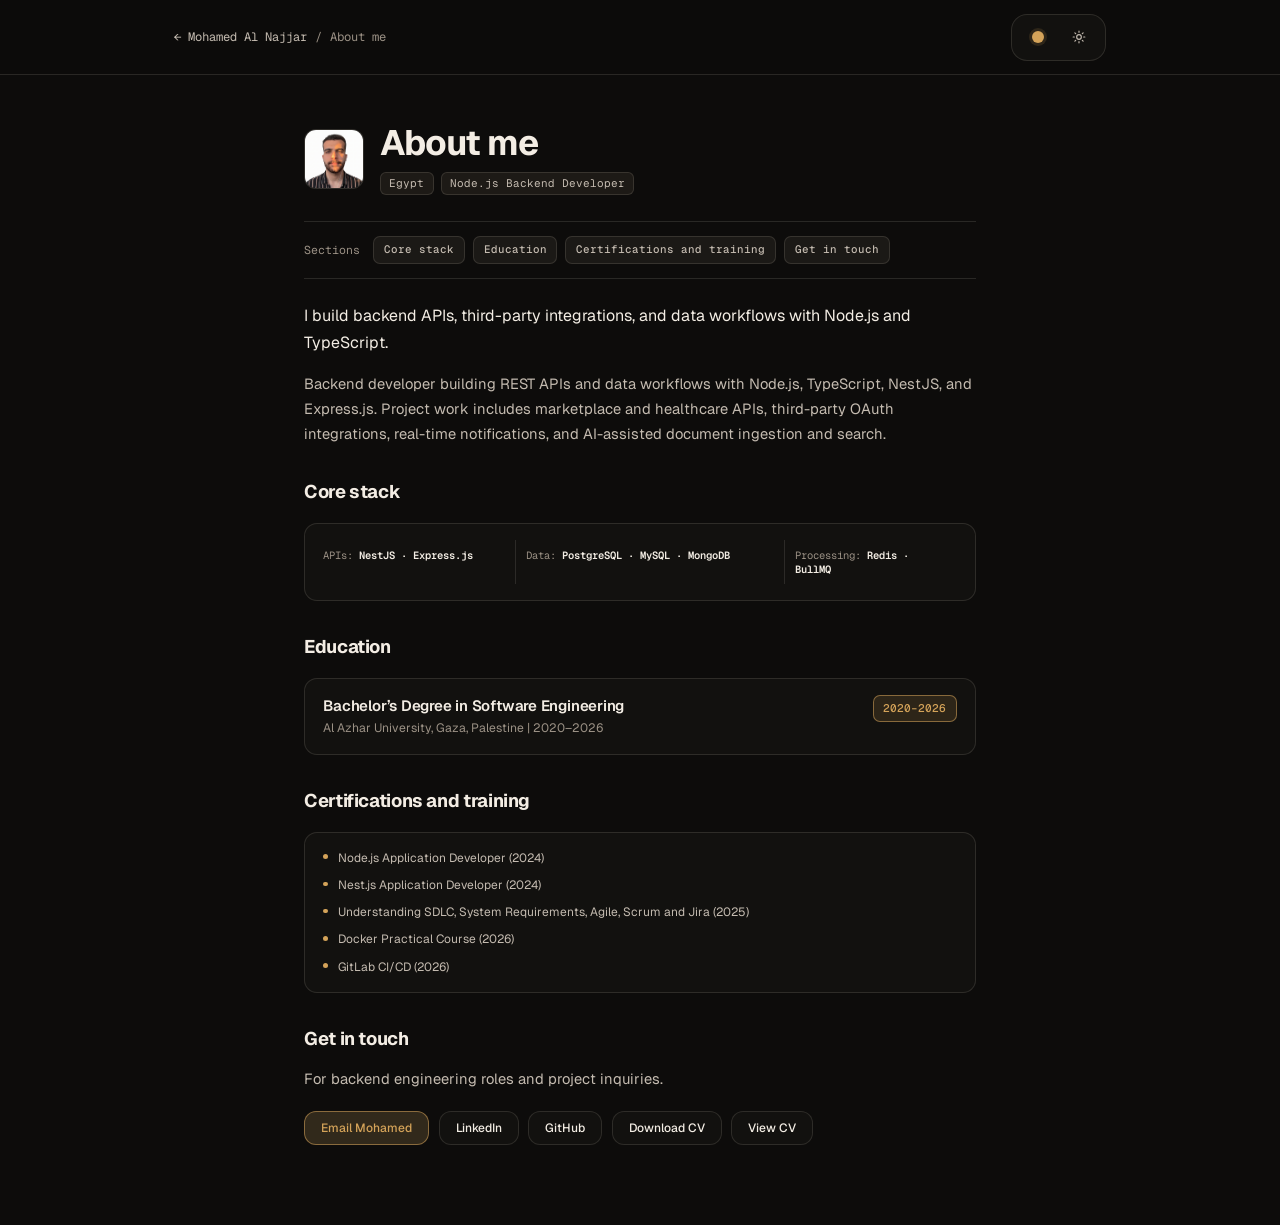
<file: about.html>
<!doctype html>
<html lang="en" data-palette="nile-silt" data-theme="dark">
<head>
<meta charset="utf-8">
<meta name="viewport" content="width=device-width, initial-scale=1">
<meta name="description" content="Backend developer building REST APIs and data workflows with Node.js, TypeScript, NestJS, and Express.js.">
<meta name="theme-color" content="#0d0c0b">
<title>About me | Mohamed Al Najjar</title>
<link rel="icon" type="image/jpeg" href="imgs/0.jpg">
<script>
(() => {
  const p = localStorage.getItem("portfolio-palette");
  const t = localStorage.getItem("portfolio-theme");
  const valid = new Set(["nile-silt", "deep-moss", "basalt", "nocturne"]);
  document.documentElement.dataset.palette = valid.has(p) ? p : "nile-silt";
  document.documentElement.dataset.theme = t === "light" ? "light" : "dark";
})();
</script>
<link rel="stylesheet" href="style.css">
<script src="script.js" defer></script>
</head>
<body class="subpage-body">
<header class="subpage-topbar">
  <div class="subpage-topbar__inner">
    <nav class="breadcrumb" aria-label="Breadcrumb">
      <a href="index.html">← Mohamed Al Najjar</a>
      <span aria-hidden="true">/</span>
      <span>About me</span>
    </nav>

    <aside class="utility-dock utility-dock--inline" aria-label="Theme and palette controls">
      <button type="button" class="dock-morph-btn" data-palette-toggle aria-haspopup="true" aria-expanded="false" aria-label="Change color palette">
        <span class="dock-swatch" aria-hidden="true"></span>
        <span class="dock-morph-tip">palette</span>
      </button>
      <button type="button" class="dock-morph-btn" data-theme-toggle aria-label="Switch to light mode">
        <svg class="dock-icon" data-icon-sun viewBox="0 0 24 24" fill="none" stroke="currentColor" stroke-width="2" stroke-linecap="round" stroke-linejoin="round" aria-hidden="true">
          <circle cx="12" cy="12" r="4"></circle>
          <path d="M12 2v2M12 20v2M4.93 4.93l1.41 1.41M17.66 17.66l1.41 1.41M2 12h2M20 12h2M6.34 17.66l-1.41 1.41M19.07 4.93l-1.41 1.41"></path>
        </svg>
        <svg class="dock-icon" data-icon-moon viewBox="0 0 24 24" fill="none" stroke="currentColor" stroke-width="2" stroke-linecap="round" stroke-linejoin="round" aria-hidden="true" hidden>
          <path d="M21 12.79A9 9 0 1 1 11.21 3 7 7 0 0 0 21 12.79z"></path>
        </svg>
        <span class="dock-morph-tip">light</span>
      </button>
    </aside>
  </div>
</header>

<div class="palette-popover palette-popover--inline" data-palette-popover role="menu" aria-label="Color palettes" hidden>
  <button type="button" class="palette-option" role="menuitemradio" aria-checked="true" data-palette-option="nile-silt">
    <span class="palette-dot" style="background:#d4a35924;border:1px solid #d4a3598c"><i style="background:#d4a359"></i></span>
    <span>Nile Silt</span>
  </button>
  <button type="button" class="palette-option" role="menuitemradio" aria-checked="false" data-palette-option="deep-moss">
    <span class="palette-dot" style="background:#cbb89424;border:1px solid #cbb8948c"><i style="background:#cbb894"></i></span>
    <span>Deep Moss</span>
  </button>
  <button type="button" class="palette-option" role="menuitemradio" aria-checked="false" data-palette-option="basalt">
    <span class="palette-dot" style="background:#e07a5f26;border:1px solid #e07a5f8c"><i style="background:#e07a5f"></i></span>
    <span>Basalt</span>
  </button>
  <button type="button" class="palette-option" role="menuitemradio" aria-checked="false" data-palette-option="nocturne">
    <span class="palette-dot" style="background:#8fb89f26;border:1px solid #8fb89f8c"><i style="background:#8fb89f"></i></span>
    <span>Nocturne</span>
  </button>
</div>

<main class="subpage-article">
  <header class="subpage-head">
    <img class="id-avatar" src="imgs/ME.jpg" alt="Portrait of Mohamed Al Najjar" width="2048" height="2050">
    <div>
      <h1>About me</h1>
      <div class="subpage-meta">
        <span class="chip">Egypt</span>
        <span class="chip">Node.js Backend Developer</span>
      </div>
    </div>
  </header>

  <nav class="subpage-jump" aria-label="Sections">
    <span class="subpage-jump__label">Sections</span>
    <a class="pill-link" href="#core-stack">Core stack</a>
    <a class="pill-link" href="#education">Education</a>
    <a class="pill-link" href="#certifications">Certifications and training</a>
    <a class="pill-link" href="#contact">Get in touch</a>
  </nav>

  <p class="subpage-lead">I build backend APIs, third-party integrations, and data workflows with Node.js and TypeScript.</p>
  <p class="subpage-prose" style="margin-top:0.85rem;">Backend developer building REST APIs and data workflows with Node.js, TypeScript, NestJS, and Express.js. Project work includes marketplace and healthcare APIs, third-party OAuth integrations, real-time notifications, and AI-assisted document ingestion and search.</p>

  <section id="core-stack" class="subpage-section">
    <h2>Core stack</h2>
    <div class="subpage-card">
      <div class="stat-strip" style="border:0;">
        <div class="stat-cell">APIs: <strong>NestJS · Express.js</strong></div>
        <div class="stat-cell">Data: <strong>PostgreSQL · MySQL · MongoDB</strong></div>
        <div class="stat-cell">Processing: <strong>Redis · BullMQ</strong></div>
      </div>
    </div>
  </section>

  <section id="education" class="subpage-section">
    <h2>Education</h2>
    <div class="subpage-card">
      <div class="inspector-head">
        <div>
          <p class="bio-primary" style="margin-top:0;">Bachelor’s Degree in Software Engineering</p>
          <p class="inspector-sub">Al Azhar University, Gaza, Palestine | 2020–2026</p>
        </div>
        <span class="date-pill">2020–2026</span>
      </div>
    </div>
  </section>

  <section id="certifications" class="subpage-section">
    <h2>Certifications and training</h2>
    <div class="subpage-card">
      <ul class="impact-list">
        <li>Node.js Application Developer (2024)</li>
        <li>Nest.js Application Developer (2024)</li>
        <li>Understanding SDLC, System Requirements, Agile, Scrum and Jira (2025)</li>
        <li>Docker Practical Course (2026)</li>
        <li>GitLab CI/CD (2026)</li>
      </ul>
    </div>
  </section>

  <section id="contact" class="subpage-section">
    <h2>Get in touch</h2>
    <p class="subpage-prose">For backend engineering roles and project inquiries.</p>
    <div class="subpage-actions">
      <a class="cta-btn cta-btn--accent" href="mailto:mohamedalnajjar1000@gmail.com">Email Mohamed</a>
      <a class="cta-btn" href="https://www.linkedin.com/in/mohamedalnajjar10/" target="_blank" rel="noopener">LinkedIn</a>
      <a class="cta-btn" href="https://github.com/mohamedalnajjar10" target="_blank" rel="noopener">GitHub</a>
      <a class="cta-btn" href="Mohamed_Al_Najjar_Nodejs_Backend_CV.pdf" download>Download CV</a>
      <a class="cta-btn" href="Mohamed_Al_Najjar_Nodejs_Backend_CV.pdf" target="_blank" rel="noopener">View CV</a>
    </div>
  </section>
</main>
</body>
</html>
</file>
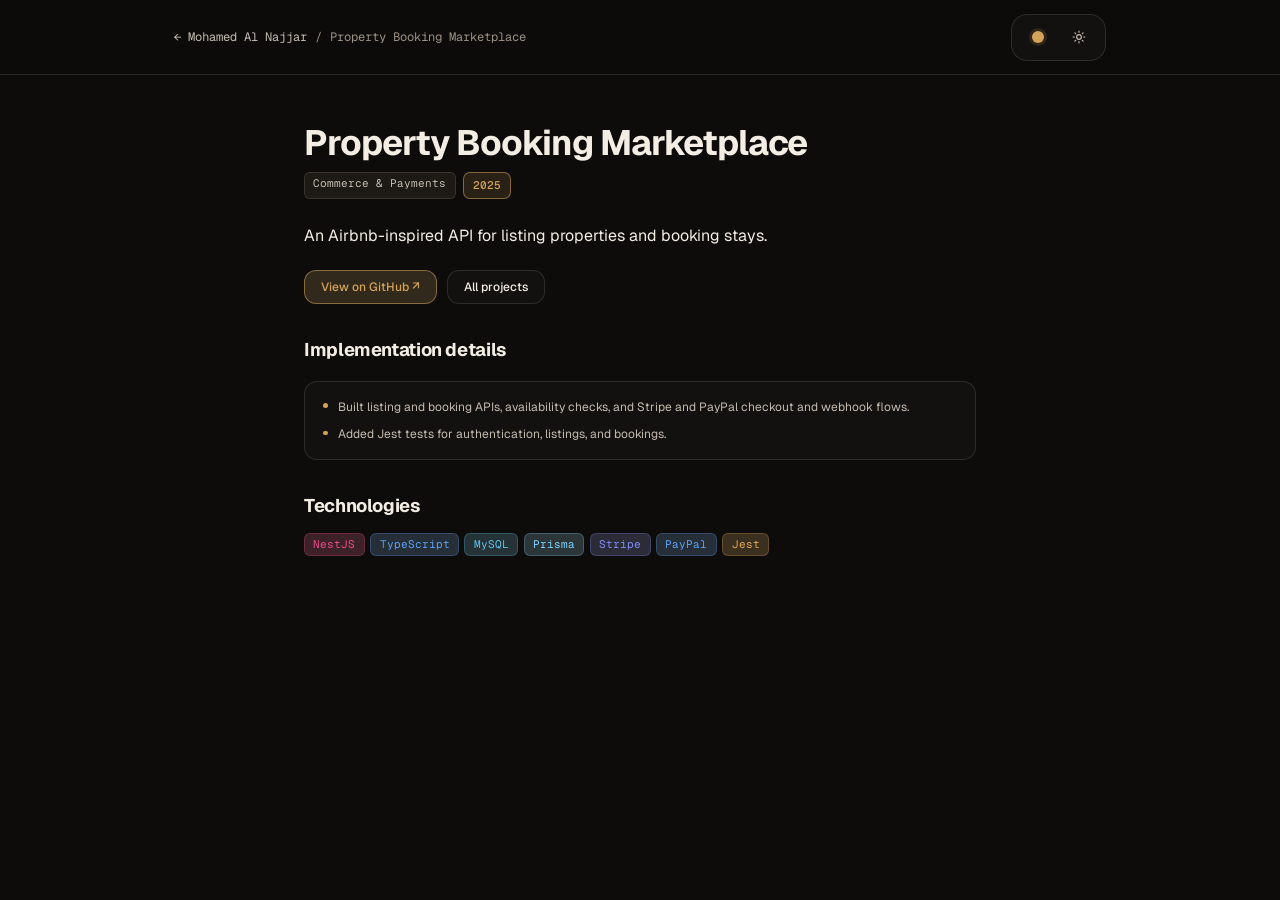
<file: projects/airbnb.html>
<!doctype html>
<html lang="en" data-palette="nile-silt" data-theme="dark">
<head>
<meta charset="utf-8">
<meta name="viewport" content="width=device-width, initial-scale=1">
<meta name="description" content="An Airbnb-inspired API for listing properties and booking stays.">
<meta name="theme-color" content="#0d0c0b">
<title>Property Booking Marketplace | Mohamed Al Najjar</title>
<link rel="icon" type="image/jpeg" href="../imgs/0.jpg">
<script>
(() => {
  const p = localStorage.getItem("portfolio-palette");
  const t = localStorage.getItem("portfolio-theme");
  const valid = new Set(["nile-silt", "deep-moss", "basalt", "nocturne"]);
  document.documentElement.dataset.palette = valid.has(p) ? p : "nile-silt";
  document.documentElement.dataset.theme = t === "light" ? "light" : "dark";
})();
</script>
<link rel="stylesheet" href="../style.css">
<script src="../script.js" defer></script>
</head>
<body class="subpage-body">
<header class="subpage-topbar">
  <div class="subpage-topbar__inner">
    <nav class="breadcrumb" aria-label="Breadcrumb">
      <a href="../index.html">← Mohamed Al Najjar</a>
      <span aria-hidden="true">/</span>
      <span>Property Booking Marketplace</span>
    </nav>
    <aside class="utility-dock utility-dock--inline" aria-label="Theme and palette controls">
      <button type="button" class="dock-morph-btn" data-palette-toggle aria-haspopup="true" aria-expanded="false" aria-label="Change color palette"><span class="dock-swatch" aria-hidden="true"></span><span class="dock-morph-tip">palette</span></button>
      <button type="button" class="dock-morph-btn" data-theme-toggle aria-label="Switch to light mode"><svg class="dock-icon" data-icon-sun viewBox="0 0 24 24" fill="none" stroke="currentColor" stroke-width="2" stroke-linecap="round" stroke-linejoin="round" aria-hidden="true"><circle cx="12" cy="12" r="4"></circle><path d="M12 2v2M12 20v2M4.93 4.93l1.41 1.41M17.66 17.66l1.41 1.41M2 12h2M20 12h2M6.34 17.66l-1.41 1.41M19.07 4.93l-1.41 1.41"></path></svg><svg class="dock-icon" data-icon-moon viewBox="0 0 24 24" fill="none" stroke="currentColor" stroke-width="2" stroke-linecap="round" stroke-linejoin="round" aria-hidden="true" hidden><path d="M21 12.79A9 9 0 1 1 11.21 3 7 7 0 0 0 21 12.79z"></path></svg><span class="dock-morph-tip">light</span></button>
    </aside>
  </div>
</header>
<div class="palette-popover palette-popover--inline" data-palette-popover role="menu" aria-label="Color palettes" hidden>
  <button type="button" class="palette-option" role="menuitemradio" aria-checked="true" data-palette-option="nile-silt"><span class="palette-dot" style="background:#d4a35924;border:1px solid #d4a3598c"><i style="background:#d4a359"></i></span><span>Nile Silt</span></button>
  <button type="button" class="palette-option" role="menuitemradio" aria-checked="false" data-palette-option="deep-moss"><span class="palette-dot" style="background:#cbb89424;border:1px solid #cbb8948c"><i style="background:#cbb894"></i></span><span>Deep Moss</span></button>
  <button type="button" class="palette-option" role="menuitemradio" aria-checked="false" data-palette-option="basalt"><span class="palette-dot" style="background:#e07a5f26;border:1px solid #e07a5f8c"><i style="background:#e07a5f"></i></span><span>Basalt</span></button>
  <button type="button" class="palette-option" role="menuitemradio" aria-checked="false" data-palette-option="nocturne"><span class="palette-dot" style="background:#8fb89f26;border:1px solid #8fb89f8c"><i style="background:#8fb89f"></i></span><span>Nocturne</span></button>
</div>
<main class="subpage-article">
  <header class="subpage-head"><div><h1>Property Booking Marketplace</h1><div class="subpage-meta"><span class="chip">Commerce &amp; Payments</span><span class="date-pill">2025</span></div></div></header>
  <p class="subpage-lead">An Airbnb-inspired API for listing properties and booking stays.</p>
  <div class="subpage-actions">
    <a class="cta-btn cta-btn--accent" href="https://github.com/mohamedalnajjar10/Airbnb-" target="_blank" rel="noopener">View on GitHub ↗</a>
    <a class="cta-btn" href="../index.html">All projects</a>
  </div>
  <section class="subpage-section" aria-labelledby="implementation">
    <h2 id="implementation">Implementation details</h2>
    <div class="subpage-card">
      <ul class="impact-list">
        <li>Built listing and booking APIs, availability checks, and Stripe and PayPal checkout and webhook flows.</li>
        <li>Added Jest tests for authentication, listings, and bookings.</li>
      </ul>
    </div>
  </section>
  <section class="subpage-section" aria-labelledby="technology">
    <h2 id="technology">Technologies</h2>
    <div class="chips-wrap">
      <span class="chip chip--tech" data-tech="nestjs">NestJS</span>
      <span class="chip chip--tech" data-tech="typescript">TypeScript</span>
      <span class="chip chip--tech" data-tech="mysql">MySQL</span>
      <span class="chip chip--tech" data-tech="prisma">Prisma</span>
      <span class="chip chip--tech" data-tech="stripe">Stripe</span>
      <span class="chip chip--tech" data-tech="paypal">PayPal</span>
      <span class="chip chip--tech" data-tech="jest">Jest</span>
    </div>
  </section>
</main>
</body>
</html>
</file>
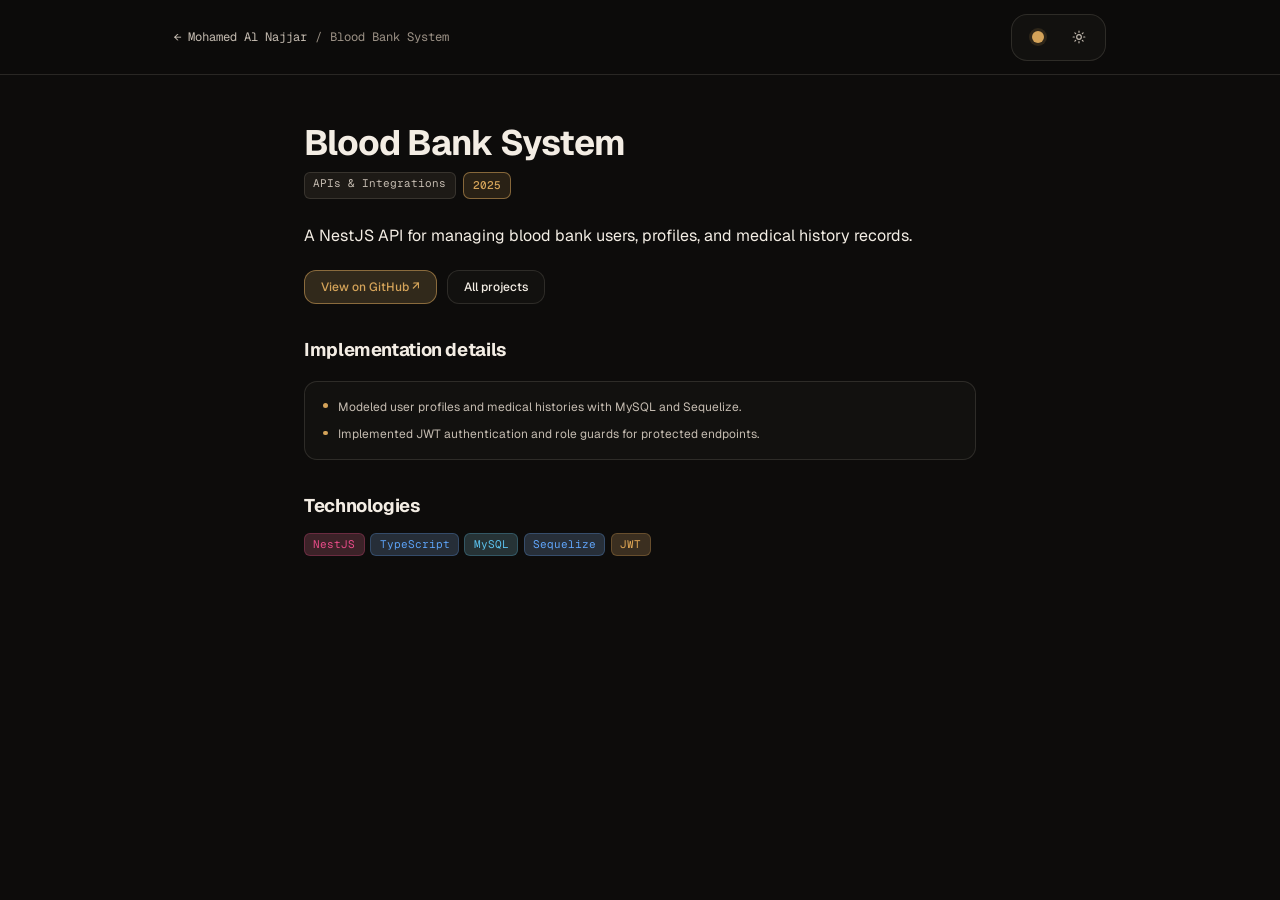
<file: projects/blood-bank-system.html>
<!doctype html>
<html lang="en" data-palette="nile-silt" data-theme="dark">
<head>
<meta charset="utf-8">
<meta name="viewport" content="width=device-width, initial-scale=1">
<meta name="description" content="A NestJS API for managing blood bank users, profiles, and medical history records.">
<meta name="theme-color" content="#0d0c0b">
<title>Blood Bank System | Mohamed Al Najjar</title>
<link rel="icon" type="image/jpeg" href="../imgs/0.jpg">
<script>
(() => {
  const p = localStorage.getItem("portfolio-palette");
  const t = localStorage.getItem("portfolio-theme");
  const valid = new Set(["nile-silt", "deep-moss", "basalt", "nocturne"]);
  document.documentElement.dataset.palette = valid.has(p) ? p : "nile-silt";
  document.documentElement.dataset.theme = t === "light" ? "light" : "dark";
})();
</script>
<link rel="stylesheet" href="../style.css">
<script src="../script.js" defer></script>
</head>
<body class="subpage-body">
<header class="subpage-topbar">
  <div class="subpage-topbar__inner">
    <nav class="breadcrumb" aria-label="Breadcrumb">
      <a href="../index.html">← Mohamed Al Najjar</a>
      <span aria-hidden="true">/</span>
      <span>Blood Bank System</span>
    </nav>
    <aside class="utility-dock utility-dock--inline" aria-label="Theme and palette controls">
      <button type="button" class="dock-morph-btn" data-palette-toggle aria-haspopup="true" aria-expanded="false" aria-label="Change color palette"><span class="dock-swatch" aria-hidden="true"></span><span class="dock-morph-tip">palette</span></button>
      <button type="button" class="dock-morph-btn" data-theme-toggle aria-label="Switch to light mode"><svg class="dock-icon" data-icon-sun viewBox="0 0 24 24" fill="none" stroke="currentColor" stroke-width="2" stroke-linecap="round" stroke-linejoin="round" aria-hidden="true"><circle cx="12" cy="12" r="4"></circle><path d="M12 2v2M12 20v2M4.93 4.93l1.41 1.41M17.66 17.66l1.41 1.41M2 12h2M20 12h2M6.34 17.66l-1.41 1.41M19.07 4.93l-1.41 1.41"></path></svg><svg class="dock-icon" data-icon-moon viewBox="0 0 24 24" fill="none" stroke="currentColor" stroke-width="2" stroke-linecap="round" stroke-linejoin="round" aria-hidden="true" hidden><path d="M21 12.79A9 9 0 1 1 11.21 3 7 7 0 0 0 21 12.79z"></path></svg><span class="dock-morph-tip">light</span></button>
    </aside>
  </div>
</header>
<div class="palette-popover palette-popover--inline" data-palette-popover role="menu" aria-label="Color palettes" hidden>
  <button type="button" class="palette-option" role="menuitemradio" aria-checked="true" data-palette-option="nile-silt"><span class="palette-dot" style="background:#d4a35924;border:1px solid #d4a3598c"><i style="background:#d4a359"></i></span><span>Nile Silt</span></button>
  <button type="button" class="palette-option" role="menuitemradio" aria-checked="false" data-palette-option="deep-moss"><span class="palette-dot" style="background:#cbb89424;border:1px solid #cbb8948c"><i style="background:#cbb894"></i></span><span>Deep Moss</span></button>
  <button type="button" class="palette-option" role="menuitemradio" aria-checked="false" data-palette-option="basalt"><span class="palette-dot" style="background:#e07a5f26;border:1px solid #e07a5f8c"><i style="background:#e07a5f"></i></span><span>Basalt</span></button>
  <button type="button" class="palette-option" role="menuitemradio" aria-checked="false" data-palette-option="nocturne"><span class="palette-dot" style="background:#8fb89f26;border:1px solid #8fb89f8c"><i style="background:#8fb89f"></i></span><span>Nocturne</span></button>
</div>
<main class="subpage-article">
  <header class="subpage-head"><div><h1>Blood Bank System</h1><div class="subpage-meta"><span class="chip">APIs &amp; Integrations</span><span class="date-pill">2025</span></div></div></header>
  <p class="subpage-lead">A NestJS API for managing blood bank users, profiles, and medical history records.</p>
  <div class="subpage-actions">
    <a class="cta-btn cta-btn--accent" href="https://github.com/mohamedalnajjar10/Blood-Bank-System" target="_blank" rel="noopener">View on GitHub ↗</a>
    <a class="cta-btn" href="../index.html">All projects</a>
  </div>
  <section class="subpage-section" aria-labelledby="implementation">
    <h2 id="implementation">Implementation details</h2>
    <div class="subpage-card">
      <ul class="impact-list">
        <li>Modeled user profiles and medical histories with MySQL and Sequelize.</li>
        <li>Implemented JWT authentication and role guards for protected endpoints.</li>
      </ul>
    </div>
  </section>
  <section class="subpage-section" aria-labelledby="technology">
    <h2 id="technology">Technologies</h2>
    <div class="chips-wrap">
      <span class="chip chip--tech" data-tech="nestjs">NestJS</span>
      <span class="chip chip--tech" data-tech="typescript">TypeScript</span>
      <span class="chip chip--tech" data-tech="mysql">MySQL</span>
      <span class="chip chip--tech" data-tech="sequelize">Sequelize</span>
      <span class="chip chip--tech" data-tech="jwt">JWT</span>
    </div>
  </section>
</main>
</body>
</html>
</file>
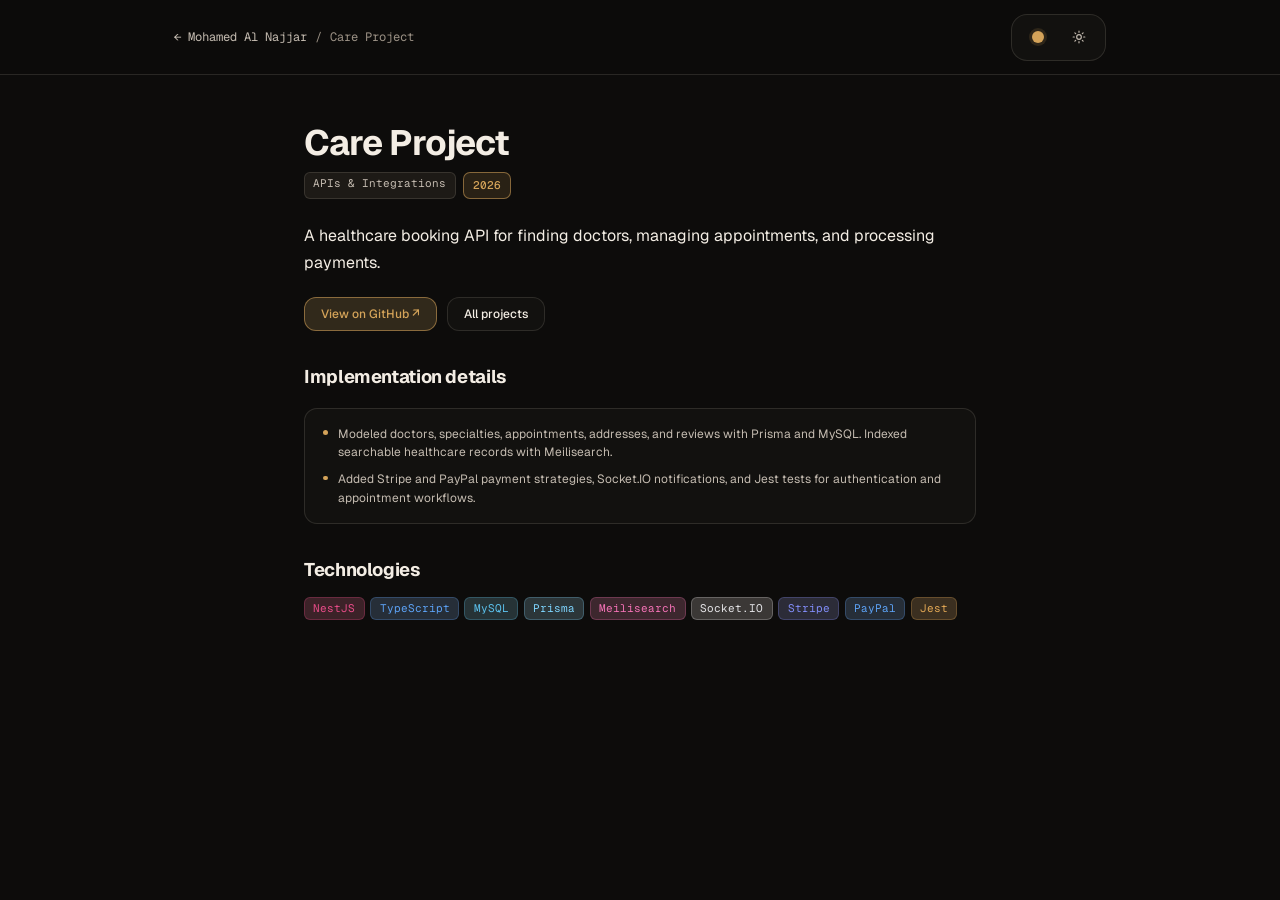
<file: projects/care-project.html>
<!doctype html>
<html lang="en" data-palette="nile-silt" data-theme="dark">
<head>
<meta charset="utf-8">
<meta name="viewport" content="width=device-width, initial-scale=1">
<meta name="description" content="A healthcare booking API for finding doctors, managing appointments, and processing payments.">
<meta name="theme-color" content="#0d0c0b">
<title>Care Project | Mohamed Al Najjar</title>
<link rel="icon" type="image/jpeg" href="../imgs/0.jpg">
<script>
(() => {
  const p = localStorage.getItem("portfolio-palette");
  const t = localStorage.getItem("portfolio-theme");
  const valid = new Set(["nile-silt", "deep-moss", "basalt", "nocturne"]);
  document.documentElement.dataset.palette = valid.has(p) ? p : "nile-silt";
  document.documentElement.dataset.theme = t === "light" ? "light" : "dark";
})();
</script>
<link rel="stylesheet" href="../style.css">
<script src="../script.js" defer></script>
</head>
<body class="subpage-body">
<header class="subpage-topbar">
  <div class="subpage-topbar__inner">
    <nav class="breadcrumb" aria-label="Breadcrumb">
      <a href="../index.html">← Mohamed Al Najjar</a>
      <span aria-hidden="true">/</span>
      <span>Care Project</span>
    </nav>
    <aside class="utility-dock utility-dock--inline" aria-label="Theme and palette controls">
      <button type="button" class="dock-morph-btn" data-palette-toggle aria-haspopup="true" aria-expanded="false" aria-label="Change color palette"><span class="dock-swatch" aria-hidden="true"></span><span class="dock-morph-tip">palette</span></button>
      <button type="button" class="dock-morph-btn" data-theme-toggle aria-label="Switch to light mode"><svg class="dock-icon" data-icon-sun viewBox="0 0 24 24" fill="none" stroke="currentColor" stroke-width="2" stroke-linecap="round" stroke-linejoin="round" aria-hidden="true"><circle cx="12" cy="12" r="4"></circle><path d="M12 2v2M12 20v2M4.93 4.93l1.41 1.41M17.66 17.66l1.41 1.41M2 12h2M20 12h2M6.34 17.66l-1.41 1.41M19.07 4.93l-1.41 1.41"></path></svg><svg class="dock-icon" data-icon-moon viewBox="0 0 24 24" fill="none" stroke="currentColor" stroke-width="2" stroke-linecap="round" stroke-linejoin="round" aria-hidden="true" hidden><path d="M21 12.79A9 9 0 1 1 11.21 3 7 7 0 0 0 21 12.79z"></path></svg><span class="dock-morph-tip">light</span></button>
    </aside>
  </div>
</header>
<div class="palette-popover palette-popover--inline" data-palette-popover role="menu" aria-label="Color palettes" hidden>
  <button type="button" class="palette-option" role="menuitemradio" aria-checked="true" data-palette-option="nile-silt"><span class="palette-dot" style="background:#d4a35924;border:1px solid #d4a3598c"><i style="background:#d4a359"></i></span><span>Nile Silt</span></button>
  <button type="button" class="palette-option" role="menuitemradio" aria-checked="false" data-palette-option="deep-moss"><span class="palette-dot" style="background:#cbb89424;border:1px solid #cbb8948c"><i style="background:#cbb894"></i></span><span>Deep Moss</span></button>
  <button type="button" class="palette-option" role="menuitemradio" aria-checked="false" data-palette-option="basalt"><span class="palette-dot" style="background:#e07a5f26;border:1px solid #e07a5f8c"><i style="background:#e07a5f"></i></span><span>Basalt</span></button>
  <button type="button" class="palette-option" role="menuitemradio" aria-checked="false" data-palette-option="nocturne"><span class="palette-dot" style="background:#8fb89f26;border:1px solid #8fb89f8c"><i style="background:#8fb89f"></i></span><span>Nocturne</span></button>
</div>
<main class="subpage-article">
  <header class="subpage-head"><div><h1>Care Project</h1><div class="subpage-meta"><span class="chip">APIs &amp; Integrations</span><span class="date-pill">2026</span></div></div></header>
  <p class="subpage-lead">A healthcare booking API for finding doctors, managing appointments, and processing payments.</p>
  <div class="subpage-actions">
    <a class="cta-btn cta-btn--accent" href="https://github.com/mohamedalnajjar10/Care-Project" target="_blank" rel="noopener">View on GitHub ↗</a>
    <a class="cta-btn" href="../index.html">All projects</a>
  </div>
  <section class="subpage-section" aria-labelledby="implementation">
    <h2 id="implementation">Implementation details</h2>
    <div class="subpage-card">
      <ul class="impact-list">
        <li>Modeled doctors, specialties, appointments, addresses, and reviews with Prisma and MySQL. Indexed searchable healthcare records with Meilisearch.</li>
        <li>Added Stripe and PayPal payment strategies, Socket.IO notifications, and Jest tests for authentication and appointment workflows.</li>
      </ul>
    </div>
  </section>
  <section class="subpage-section" aria-labelledby="technology">
    <h2 id="technology">Technologies</h2>
    <div class="chips-wrap">
      <span class="chip chip--tech" data-tech="nestjs">NestJS</span>
      <span class="chip chip--tech" data-tech="typescript">TypeScript</span>
      <span class="chip chip--tech" data-tech="mysql">MySQL</span>
      <span class="chip chip--tech" data-tech="prisma">Prisma</span>
      <span class="chip chip--tech" data-tech="meilisearch">Meilisearch</span>
      <span class="chip chip--tech" data-tech="socket.io">Socket.IO</span>
      <span class="chip chip--tech" data-tech="stripe">Stripe</span>
      <span class="chip chip--tech" data-tech="paypal">PayPal</span>
      <span class="chip chip--tech" data-tech="jest">Jest</span>
    </div>
  </section>
</main>
</body>
</html>
</file>
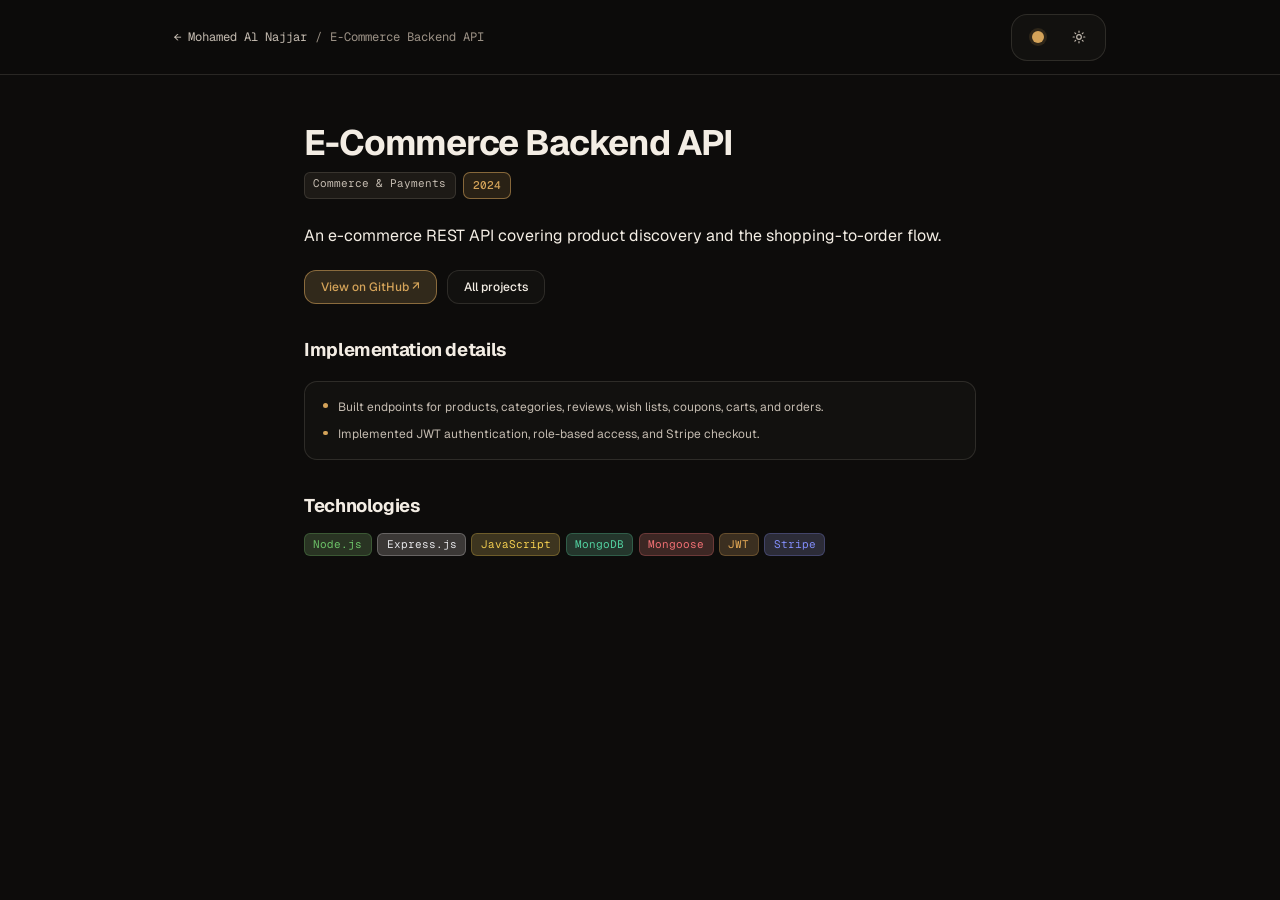
<file: projects/e-commerce.html>
<!doctype html>
<html lang="en" data-palette="nile-silt" data-theme="dark">
<head>
<meta charset="utf-8">
<meta name="viewport" content="width=device-width, initial-scale=1">
<meta name="description" content="An e-commerce REST API covering product discovery and the shopping-to-order flow.">
<meta name="theme-color" content="#0d0c0b">
<title>E-Commerce Backend API | Mohamed Al Najjar</title>
<link rel="icon" type="image/jpeg" href="../imgs/0.jpg">
<script>
(() => {
  const p = localStorage.getItem("portfolio-palette");
  const t = localStorage.getItem("portfolio-theme");
  const valid = new Set(["nile-silt", "deep-moss", "basalt", "nocturne"]);
  document.documentElement.dataset.palette = valid.has(p) ? p : "nile-silt";
  document.documentElement.dataset.theme = t === "light" ? "light" : "dark";
})();
</script>
<link rel="stylesheet" href="../style.css">
<script src="../script.js" defer></script>
</head>
<body class="subpage-body">
<header class="subpage-topbar">
  <div class="subpage-topbar__inner">
    <nav class="breadcrumb" aria-label="Breadcrumb">
      <a href="../index.html">← Mohamed Al Najjar</a>
      <span aria-hidden="true">/</span>
      <span>E-Commerce Backend API</span>
    </nav>
    <aside class="utility-dock utility-dock--inline" aria-label="Theme and palette controls">
      <button type="button" class="dock-morph-btn" data-palette-toggle aria-haspopup="true" aria-expanded="false" aria-label="Change color palette"><span class="dock-swatch" aria-hidden="true"></span><span class="dock-morph-tip">palette</span></button>
      <button type="button" class="dock-morph-btn" data-theme-toggle aria-label="Switch to light mode"><svg class="dock-icon" data-icon-sun viewBox="0 0 24 24" fill="none" stroke="currentColor" stroke-width="2" stroke-linecap="round" stroke-linejoin="round" aria-hidden="true"><circle cx="12" cy="12" r="4"></circle><path d="M12 2v2M12 20v2M4.93 4.93l1.41 1.41M17.66 17.66l1.41 1.41M2 12h2M20 12h2M6.34 17.66l-1.41 1.41M19.07 4.93l-1.41 1.41"></path></svg><svg class="dock-icon" data-icon-moon viewBox="0 0 24 24" fill="none" stroke="currentColor" stroke-width="2" stroke-linecap="round" stroke-linejoin="round" aria-hidden="true" hidden><path d="M21 12.79A9 9 0 1 1 11.21 3 7 7 0 0 0 21 12.79z"></path></svg><span class="dock-morph-tip">light</span></button>
    </aside>
  </div>
</header>
<div class="palette-popover palette-popover--inline" data-palette-popover role="menu" aria-label="Color palettes" hidden>
  <button type="button" class="palette-option" role="menuitemradio" aria-checked="true" data-palette-option="nile-silt"><span class="palette-dot" style="background:#d4a35924;border:1px solid #d4a3598c"><i style="background:#d4a359"></i></span><span>Nile Silt</span></button>
  <button type="button" class="palette-option" role="menuitemradio" aria-checked="false" data-palette-option="deep-moss"><span class="palette-dot" style="background:#cbb89424;border:1px solid #cbb8948c"><i style="background:#cbb894"></i></span><span>Deep Moss</span></button>
  <button type="button" class="palette-option" role="menuitemradio" aria-checked="false" data-palette-option="basalt"><span class="palette-dot" style="background:#e07a5f26;border:1px solid #e07a5f8c"><i style="background:#e07a5f"></i></span><span>Basalt</span></button>
  <button type="button" class="palette-option" role="menuitemradio" aria-checked="false" data-palette-option="nocturne"><span class="palette-dot" style="background:#8fb89f26;border:1px solid #8fb89f8c"><i style="background:#8fb89f"></i></span><span>Nocturne</span></button>
</div>
<main class="subpage-article">
  <header class="subpage-head"><div><h1>E-Commerce Backend API</h1><div class="subpage-meta"><span class="chip">Commerce &amp; Payments</span><span class="date-pill">2024</span></div></div></header>
  <p class="subpage-lead">An e-commerce REST API covering product discovery and the shopping-to-order flow.</p>
  <div class="subpage-actions">
    <a class="cta-btn cta-btn--accent" href="https://github.com/mohamedalnajjar10/E-Commerce" target="_blank" rel="noopener">View on GitHub ↗</a>
    <a class="cta-btn" href="../index.html">All projects</a>
  </div>
  <section class="subpage-section" aria-labelledby="implementation">
    <h2 id="implementation">Implementation details</h2>
    <div class="subpage-card">
      <ul class="impact-list">
        <li>Built endpoints for products, categories, reviews, wish lists, coupons, carts, and orders.</li>
        <li>Implemented JWT authentication, role-based access, and Stripe checkout.</li>
      </ul>
    </div>
  </section>
  <section class="subpage-section" aria-labelledby="technology">
    <h2 id="technology">Technologies</h2>
    <div class="chips-wrap">
      <span class="chip chip--tech" data-tech="node.js">Node.js</span>
      <span class="chip chip--tech" data-tech="express.js">Express.js</span>
      <span class="chip chip--tech" data-tech="javascript">JavaScript</span>
      <span class="chip chip--tech" data-tech="mongodb">MongoDB</span>
      <span class="chip chip--tech" data-tech="mongoose">Mongoose</span>
      <span class="chip chip--tech" data-tech="jwt">JWT</span>
      <span class="chip chip--tech" data-tech="stripe">Stripe</span>
    </div>
  </section>
</main>
</body>
</html>
</file>
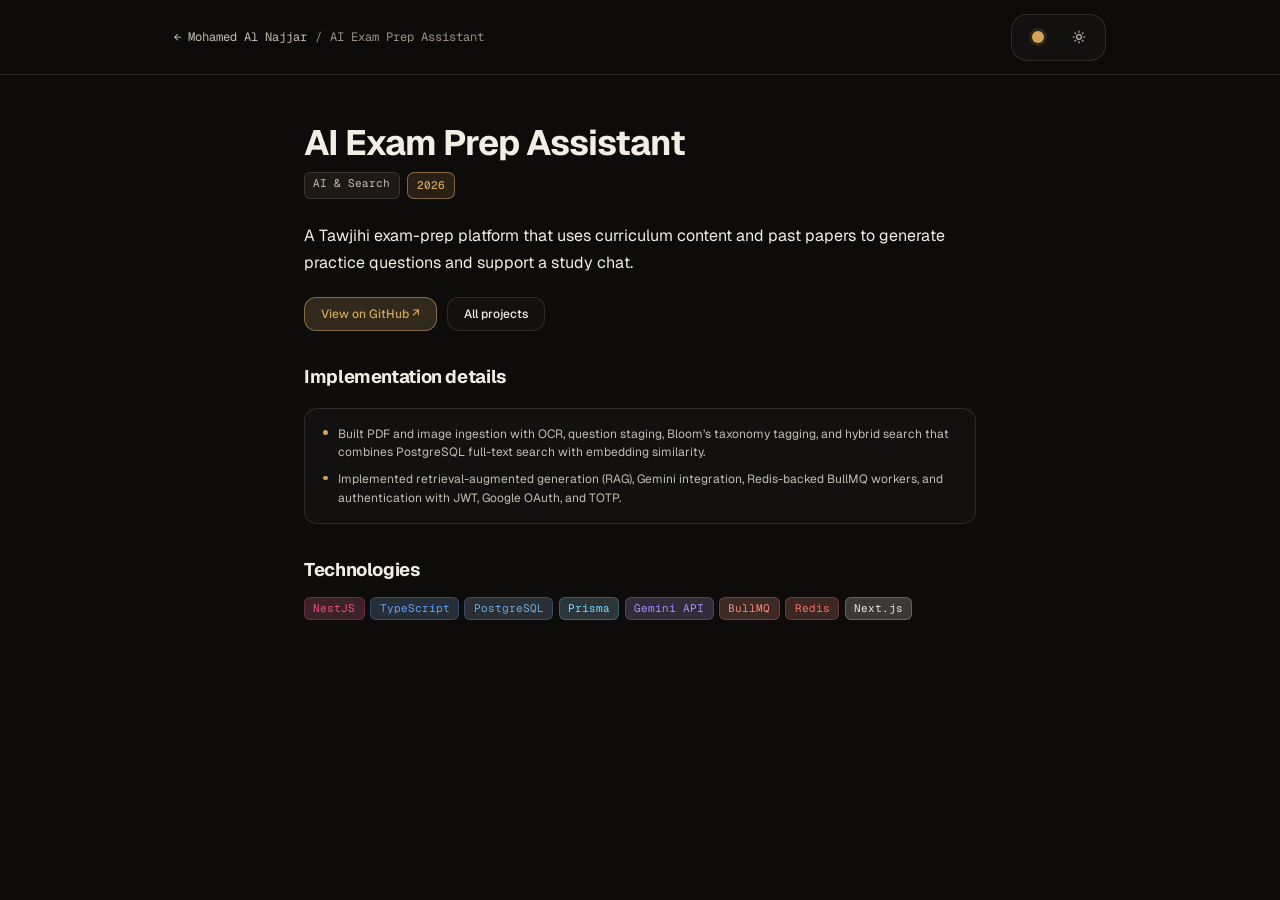
<file: projects/full-ai-exam.html>
<!doctype html>
<html lang="en" data-palette="nile-silt" data-theme="dark">
<head>
<meta charset="utf-8">
<meta name="viewport" content="width=device-width, initial-scale=1">
<meta name="description" content="A Tawjihi exam-prep platform that uses curriculum content and past papers to generate practice questions and support a study chat.">
<meta name="theme-color" content="#0d0c0b">
<title>AI Exam Prep Assistant | Mohamed Al Najjar</title>
<link rel="icon" type="image/jpeg" href="../imgs/0.jpg">
<script>
(() => {
  const p = localStorage.getItem("portfolio-palette");
  const t = localStorage.getItem("portfolio-theme");
  const valid = new Set(["nile-silt", "deep-moss", "basalt", "nocturne"]);
  document.documentElement.dataset.palette = valid.has(p) ? p : "nile-silt";
  document.documentElement.dataset.theme = t === "light" ? "light" : "dark";
})();
</script>
<link rel="stylesheet" href="../style.css">
<script src="../script.js" defer></script>
</head>
<body class="subpage-body">
<header class="subpage-topbar">
  <div class="subpage-topbar__inner">
    <nav class="breadcrumb" aria-label="Breadcrumb">
      <a href="../index.html">← Mohamed Al Najjar</a>
      <span aria-hidden="true">/</span>
      <span>AI Exam Prep Assistant</span>
    </nav>
    <aside class="utility-dock utility-dock--inline" aria-label="Theme and palette controls">
      <button type="button" class="dock-morph-btn" data-palette-toggle aria-haspopup="true" aria-expanded="false" aria-label="Change color palette">
        <span class="dock-swatch" aria-hidden="true"></span>
        <span class="dock-morph-tip">palette</span>
      </button>
      <button type="button" class="dock-morph-btn" data-theme-toggle aria-label="Switch to light mode">
        <svg class="dock-icon" data-icon-sun viewBox="0 0 24 24" fill="none" stroke="currentColor" stroke-width="2" stroke-linecap="round" stroke-linejoin="round" aria-hidden="true"><circle cx="12" cy="12" r="4"></circle><path d="M12 2v2M12 20v2M4.93 4.93l1.41 1.41M17.66 17.66l1.41 1.41M2 12h2M20 12h2M6.34 17.66l-1.41 1.41M19.07 4.93l-1.41 1.41"></path></svg>
        <svg class="dock-icon" data-icon-moon viewBox="0 0 24 24" fill="none" stroke="currentColor" stroke-width="2" stroke-linecap="round" stroke-linejoin="round" aria-hidden="true" hidden><path d="M21 12.79A9 9 0 1 1 11.21 3 7 7 0 0 0 21 12.79z"></path></svg>
        <span class="dock-morph-tip">light</span>
      </button>
    </aside>
  </div>
</header>
<div class="palette-popover palette-popover--inline" data-palette-popover role="menu" aria-label="Color palettes" hidden>
  <button type="button" class="palette-option" role="menuitemradio" aria-checked="true" data-palette-option="nile-silt"><span class="palette-dot" style="background:#d4a35924;border:1px solid #d4a3598c"><i style="background:#d4a359"></i></span><span>Nile Silt</span></button>
  <button type="button" class="palette-option" role="menuitemradio" aria-checked="false" data-palette-option="deep-moss"><span class="palette-dot" style="background:#cbb89424;border:1px solid #cbb8948c"><i style="background:#cbb894"></i></span><span>Deep Moss</span></button>
  <button type="button" class="palette-option" role="menuitemradio" aria-checked="false" data-palette-option="basalt"><span class="palette-dot" style="background:#e07a5f26;border:1px solid #e07a5f8c"><i style="background:#e07a5f"></i></span><span>Basalt</span></button>
  <button type="button" class="palette-option" role="menuitemradio" aria-checked="false" data-palette-option="nocturne"><span class="palette-dot" style="background:#8fb89f26;border:1px solid #8fb89f8c"><i style="background:#8fb89f"></i></span><span>Nocturne</span></button>
</div>
<main class="subpage-article">
  <header class="subpage-head">
    <div>
      <h1>AI Exam Prep Assistant</h1>
      <div class="subpage-meta">
        <span class="chip">AI &amp; Search</span>
        <span class="date-pill">2026</span>
      </div>
    </div>
  </header>
  <p class="subpage-lead">A Tawjihi exam-prep platform that uses curriculum content and past papers to generate practice questions and support a study chat.</p>
  <div class="subpage-actions">
    <a class="cta-btn cta-btn--accent" href="https://github.com/mohamedalnajjar10/Full-Ai-Exam" target="_blank" rel="noopener">View on GitHub ↗</a>
    <a class="cta-btn" href="../index.html">All projects</a>
  </div>
  <section class="subpage-section" aria-labelledby="implementation">
    <h2 id="implementation">Implementation details</h2>
    <div class="subpage-card">
      <ul class="impact-list">
        <li>Built PDF and image ingestion with OCR, question staging, Bloom’s taxonomy tagging, and hybrid search that combines PostgreSQL full-text search with embedding similarity.</li>
        <li>Implemented retrieval-augmented generation (RAG), Gemini integration, Redis-backed BullMQ workers, and authentication with JWT, Google OAuth, and TOTP.</li>
      </ul>
    </div>
  </section>
  <section class="subpage-section" aria-labelledby="technology">
    <h2 id="technology">Technologies</h2>
    <div class="chips-wrap">
      <span class="chip chip--tech" data-tech="nestjs">NestJS</span>
      <span class="chip chip--tech" data-tech="typescript">TypeScript</span>
      <span class="chip chip--tech" data-tech="postgresql">PostgreSQL</span>
      <span class="chip chip--tech" data-tech="prisma">Prisma</span>
      <span class="chip chip--tech" data-tech="gemini api">Gemini API</span>
      <span class="chip chip--tech" data-tech="bullmq">BullMQ</span>
      <span class="chip chip--tech" data-tech="redis">Redis</span>
      <span class="chip chip--tech" data-tech="next.js">Next.js</span>
    </div>
  </section>
</main>
</body>
</html>
</file>
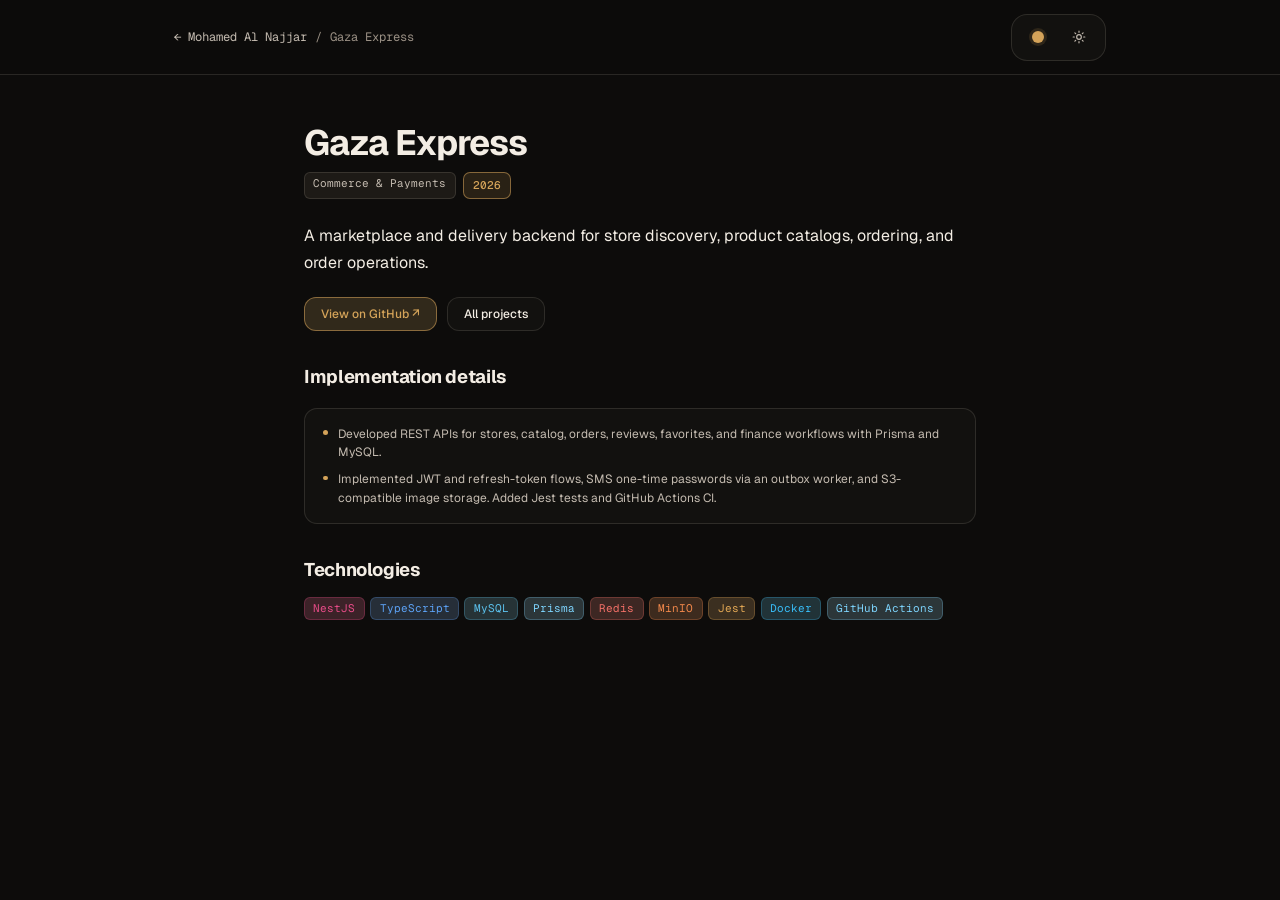
<file: projects/gaza-express-project.html>
<!doctype html>
<html lang="en" data-palette="nile-silt" data-theme="dark">
<head>
<meta charset="utf-8">
<meta name="viewport" content="width=device-width, initial-scale=1">
<meta name="description" content="A marketplace and delivery backend for store discovery, product catalogs, ordering, and order operations.">
<meta name="theme-color" content="#0d0c0b">
<title>Gaza Express | Mohamed Al Najjar</title>
<link rel="icon" type="image/jpeg" href="../imgs/0.jpg">
<script>
(() => {
  const p = localStorage.getItem("portfolio-palette");
  const t = localStorage.getItem("portfolio-theme");
  const valid = new Set(["nile-silt", "deep-moss", "basalt", "nocturne"]);
  document.documentElement.dataset.palette = valid.has(p) ? p : "nile-silt";
  document.documentElement.dataset.theme = t === "light" ? "light" : "dark";
})();
</script>
<link rel="stylesheet" href="../style.css">
<script src="../script.js" defer></script>
</head>
<body class="subpage-body">
<header class="subpage-topbar">
  <div class="subpage-topbar__inner">
    <nav class="breadcrumb" aria-label="Breadcrumb">
      <a href="../index.html">← Mohamed Al Najjar</a>
      <span aria-hidden="true">/</span>
      <span>Gaza Express</span>
    </nav>
    <aside class="utility-dock utility-dock--inline" aria-label="Theme and palette controls">
      <button type="button" class="dock-morph-btn" data-palette-toggle aria-haspopup="true" aria-expanded="false" aria-label="Change color palette"><span class="dock-swatch" aria-hidden="true"></span><span class="dock-morph-tip">palette</span></button>
      <button type="button" class="dock-morph-btn" data-theme-toggle aria-label="Switch to light mode"><svg class="dock-icon" data-icon-sun viewBox="0 0 24 24" fill="none" stroke="currentColor" stroke-width="2" stroke-linecap="round" stroke-linejoin="round" aria-hidden="true"><circle cx="12" cy="12" r="4"></circle><path d="M12 2v2M12 20v2M4.93 4.93l1.41 1.41M17.66 17.66l1.41 1.41M2 12h2M20 12h2M6.34 17.66l-1.41 1.41M19.07 4.93l-1.41 1.41"></path></svg><svg class="dock-icon" data-icon-moon viewBox="0 0 24 24" fill="none" stroke="currentColor" stroke-width="2" stroke-linecap="round" stroke-linejoin="round" aria-hidden="true" hidden><path d="M21 12.79A9 9 0 1 1 11.21 3 7 7 0 0 0 21 12.79z"></path></svg><span class="dock-morph-tip">light</span></button>
    </aside>
  </div>
</header>
<div class="palette-popover palette-popover--inline" data-palette-popover role="menu" aria-label="Color palettes" hidden>
  <button type="button" class="palette-option" role="menuitemradio" aria-checked="true" data-palette-option="nile-silt"><span class="palette-dot" style="background:#d4a35924;border:1px solid #d4a3598c"><i style="background:#d4a359"></i></span><span>Nile Silt</span></button>
  <button type="button" class="palette-option" role="menuitemradio" aria-checked="false" data-palette-option="deep-moss"><span class="palette-dot" style="background:#cbb89424;border:1px solid #cbb8948c"><i style="background:#cbb894"></i></span><span>Deep Moss</span></button>
  <button type="button" class="palette-option" role="menuitemradio" aria-checked="false" data-palette-option="basalt"><span class="palette-dot" style="background:#e07a5f26;border:1px solid #e07a5f8c"><i style="background:#e07a5f"></i></span><span>Basalt</span></button>
  <button type="button" class="palette-option" role="menuitemradio" aria-checked="false" data-palette-option="nocturne"><span class="palette-dot" style="background:#8fb89f26;border:1px solid #8fb89f8c"><i style="background:#8fb89f"></i></span><span>Nocturne</span></button>
</div>
<main class="subpage-article">
  <header class="subpage-head"><div><h1>Gaza Express</h1><div class="subpage-meta"><span class="chip">Commerce &amp; Payments</span><span class="date-pill">2026</span></div></div></header>
  <p class="subpage-lead">A marketplace and delivery backend for store discovery, product catalogs, ordering, and order operations.</p>
  <div class="subpage-actions">
    <a class="cta-btn cta-btn--accent" href="https://github.com/mohamedalnajjar10/Gaza-Express-Project" target="_blank" rel="noopener">View on GitHub ↗</a>
    <a class="cta-btn" href="../index.html">All projects</a>
  </div>
  <section class="subpage-section" aria-labelledby="implementation">
    <h2 id="implementation">Implementation details</h2>
    <div class="subpage-card">
      <ul class="impact-list">
        <li>Developed REST APIs for stores, catalog, orders, reviews, favorites, and finance workflows with Prisma and MySQL.</li>
        <li>Implemented JWT and refresh-token flows, SMS one-time passwords via an outbox worker, and S3-compatible image storage. Added Jest tests and GitHub Actions CI.</li>
      </ul>
    </div>
  </section>
  <section class="subpage-section" aria-labelledby="technology">
    <h2 id="technology">Technologies</h2>
    <div class="chips-wrap">
      <span class="chip chip--tech" data-tech="nestjs">NestJS</span>
      <span class="chip chip--tech" data-tech="typescript">TypeScript</span>
      <span class="chip chip--tech" data-tech="mysql">MySQL</span>
      <span class="chip chip--tech" data-tech="prisma">Prisma</span>
      <span class="chip chip--tech" data-tech="redis">Redis</span>
      <span class="chip chip--tech" data-tech="minio">MinIO</span>
      <span class="chip chip--tech" data-tech="jest">Jest</span>
      <span class="chip chip--tech" data-tech="docker">Docker</span>
      <span class="chip chip--tech" data-tech="github actions">GitHub Actions</span>
    </div>
  </section>
</main>
</body>
</html>
</file>
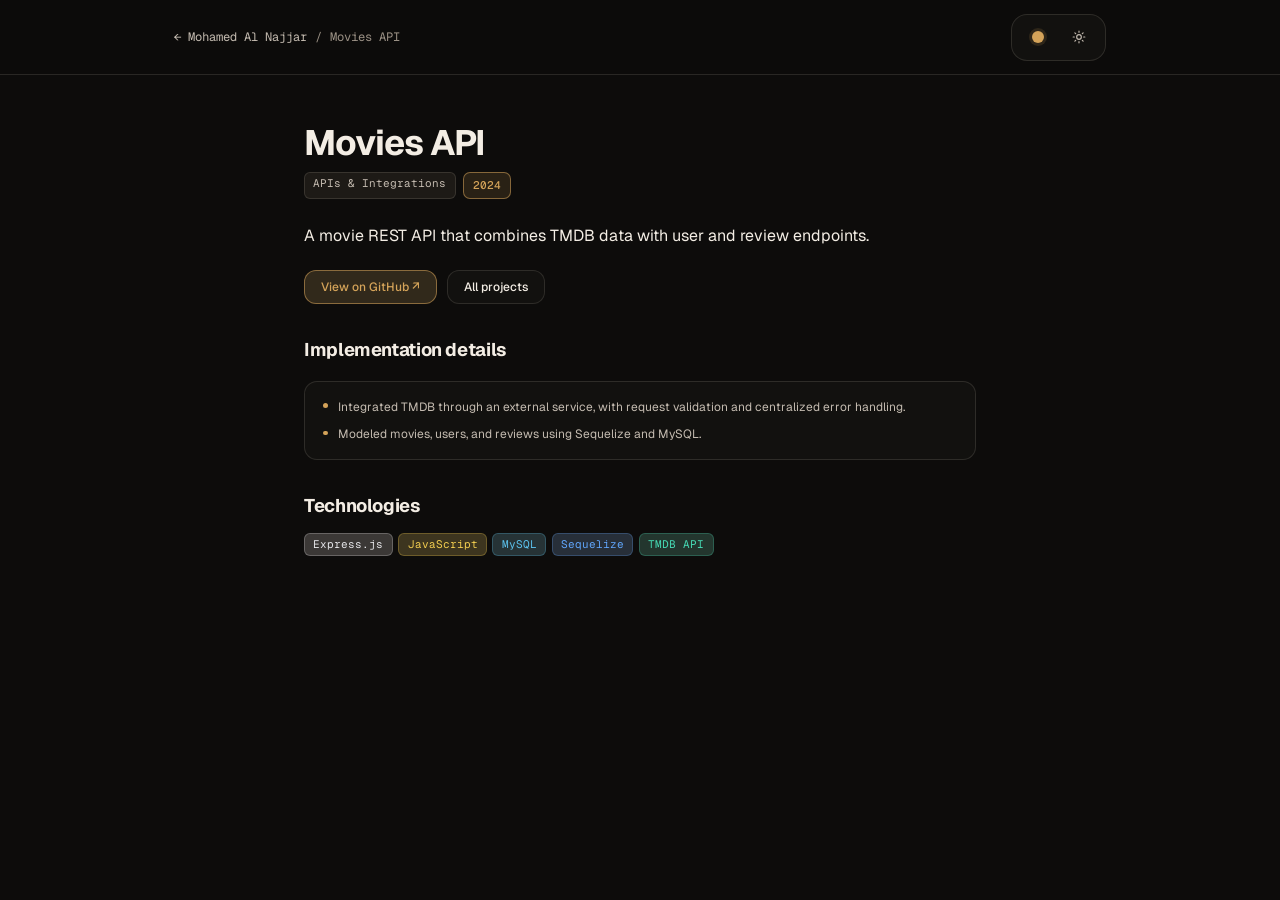
<file: projects/moveis-apis.html>
<!doctype html>
<html lang="en" data-palette="nile-silt" data-theme="dark">
<head>
<meta charset="utf-8">
<meta name="viewport" content="width=device-width, initial-scale=1">
<meta name="description" content="A movie REST API that combines TMDB data with user and review endpoints.">
<meta name="theme-color" content="#0d0c0b">
<title>Movies API | Mohamed Al Najjar</title>
<link rel="icon" type="image/jpeg" href="../imgs/0.jpg">
<script>
(() => {
  const p = localStorage.getItem("portfolio-palette");
  const t = localStorage.getItem("portfolio-theme");
  const valid = new Set(["nile-silt", "deep-moss", "basalt", "nocturne"]);
  document.documentElement.dataset.palette = valid.has(p) ? p : "nile-silt";
  document.documentElement.dataset.theme = t === "light" ? "light" : "dark";
})();
</script>
<link rel="stylesheet" href="../style.css">
<script src="../script.js" defer></script>
</head>
<body class="subpage-body">
<header class="subpage-topbar">
  <div class="subpage-topbar__inner">
    <nav class="breadcrumb" aria-label="Breadcrumb">
      <a href="../index.html">← Mohamed Al Najjar</a>
      <span aria-hidden="true">/</span>
      <span>Movies API</span>
    </nav>
    <aside class="utility-dock utility-dock--inline" aria-label="Theme and palette controls">
      <button type="button" class="dock-morph-btn" data-palette-toggle aria-haspopup="true" aria-expanded="false" aria-label="Change color palette"><span class="dock-swatch" aria-hidden="true"></span><span class="dock-morph-tip">palette</span></button>
      <button type="button" class="dock-morph-btn" data-theme-toggle aria-label="Switch to light mode"><svg class="dock-icon" data-icon-sun viewBox="0 0 24 24" fill="none" stroke="currentColor" stroke-width="2" stroke-linecap="round" stroke-linejoin="round" aria-hidden="true"><circle cx="12" cy="12" r="4"></circle><path d="M12 2v2M12 20v2M4.93 4.93l1.41 1.41M17.66 17.66l1.41 1.41M2 12h2M20 12h2M6.34 17.66l-1.41 1.41M19.07 4.93l-1.41 1.41"></path></svg><svg class="dock-icon" data-icon-moon viewBox="0 0 24 24" fill="none" stroke="currentColor" stroke-width="2" stroke-linecap="round" stroke-linejoin="round" aria-hidden="true" hidden><path d="M21 12.79A9 9 0 1 1 11.21 3 7 7 0 0 0 21 12.79z"></path></svg><span class="dock-morph-tip">light</span></button>
    </aside>
  </div>
</header>
<div class="palette-popover palette-popover--inline" data-palette-popover role="menu" aria-label="Color palettes" hidden>
  <button type="button" class="palette-option" role="menuitemradio" aria-checked="true" data-palette-option="nile-silt"><span class="palette-dot" style="background:#d4a35924;border:1px solid #d4a3598c"><i style="background:#d4a359"></i></span><span>Nile Silt</span></button>
  <button type="button" class="palette-option" role="menuitemradio" aria-checked="false" data-palette-option="deep-moss"><span class="palette-dot" style="background:#cbb89424;border:1px solid #cbb8948c"><i style="background:#cbb894"></i></span><span>Deep Moss</span></button>
  <button type="button" class="palette-option" role="menuitemradio" aria-checked="false" data-palette-option="basalt"><span class="palette-dot" style="background:#e07a5f26;border:1px solid #e07a5f8c"><i style="background:#e07a5f"></i></span><span>Basalt</span></button>
  <button type="button" class="palette-option" role="menuitemradio" aria-checked="false" data-palette-option="nocturne"><span class="palette-dot" style="background:#8fb89f26;border:1px solid #8fb89f8c"><i style="background:#8fb89f"></i></span><span>Nocturne</span></button>
</div>
<main class="subpage-article">
  <header class="subpage-head"><div><h1>Movies API</h1><div class="subpage-meta"><span class="chip">APIs &amp; Integrations</span><span class="date-pill">2024</span></div></div></header>
  <p class="subpage-lead">A movie REST API that combines TMDB data with user and review endpoints.</p>
  <div class="subpage-actions">
    <a class="cta-btn cta-btn--accent" href="https://github.com/mohamedalnajjar10/Moveis-APIs" target="_blank" rel="noopener">View on GitHub ↗</a>
    <a class="cta-btn" href="../index.html">All projects</a>
  </div>
  <section class="subpage-section" aria-labelledby="implementation">
    <h2 id="implementation">Implementation details</h2>
    <div class="subpage-card">
      <ul class="impact-list">
        <li>Integrated TMDB through an external service, with request validation and centralized error handling.</li>
        <li>Modeled movies, users, and reviews using Sequelize and MySQL.</li>
      </ul>
    </div>
  </section>
  <section class="subpage-section" aria-labelledby="technology">
    <h2 id="technology">Technologies</h2>
    <div class="chips-wrap">
      <span class="chip chip--tech" data-tech="express.js">Express.js</span>
      <span class="chip chip--tech" data-tech="javascript">JavaScript</span>
      <span class="chip chip--tech" data-tech="mysql">MySQL</span>
      <span class="chip chip--tech" data-tech="sequelize">Sequelize</span>
      <span class="chip chip--tech" data-tech="tmdb api">TMDB API</span>
    </div>
  </section>
</main>
</body>
</html>
</file>
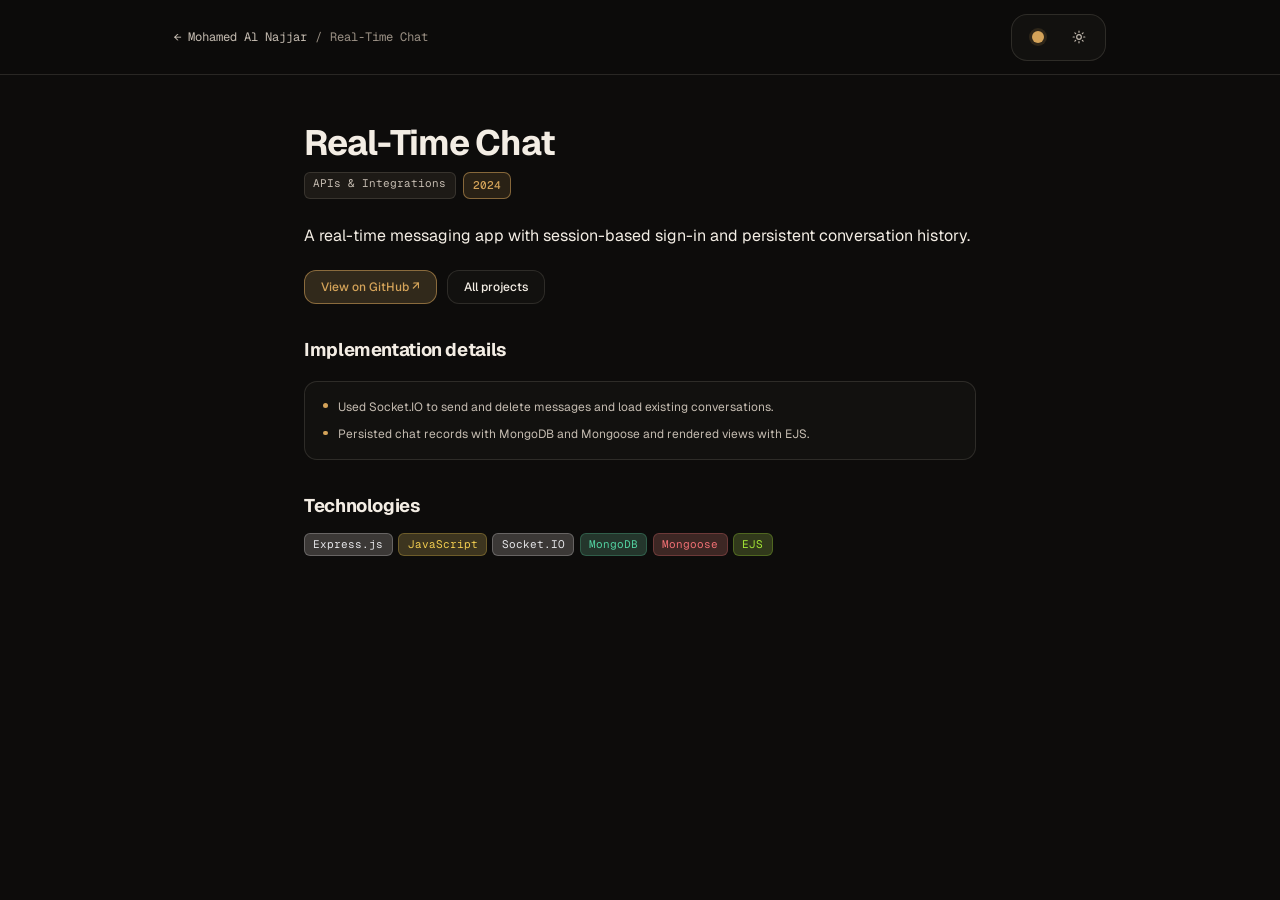
<file: projects/real-time-chat.html>
<!doctype html>
<html lang="en" data-palette="nile-silt" data-theme="dark">
<head>
<meta charset="utf-8">
<meta name="viewport" content="width=device-width, initial-scale=1">
<meta name="description" content="A real-time messaging app with session-based sign-in and persistent conversation history.">
<meta name="theme-color" content="#0d0c0b">
<title>Real-Time Chat | Mohamed Al Najjar</title>
<link rel="icon" type="image/jpeg" href="../imgs/0.jpg">
<script>
(() => {
  const p = localStorage.getItem("portfolio-palette");
  const t = localStorage.getItem("portfolio-theme");
  const valid = new Set(["nile-silt", "deep-moss", "basalt", "nocturne"]);
  document.documentElement.dataset.palette = valid.has(p) ? p : "nile-silt";
  document.documentElement.dataset.theme = t === "light" ? "light" : "dark";
})();
</script>
<link rel="stylesheet" href="../style.css">
<script src="../script.js" defer></script>
</head>
<body class="subpage-body">
<header class="subpage-topbar">
  <div class="subpage-topbar__inner">
    <nav class="breadcrumb" aria-label="Breadcrumb">
      <a href="../index.html">← Mohamed Al Najjar</a>
      <span aria-hidden="true">/</span>
      <span>Real-Time Chat</span>
    </nav>
    <aside class="utility-dock utility-dock--inline" aria-label="Theme and palette controls">
      <button type="button" class="dock-morph-btn" data-palette-toggle aria-haspopup="true" aria-expanded="false" aria-label="Change color palette"><span class="dock-swatch" aria-hidden="true"></span><span class="dock-morph-tip">palette</span></button>
      <button type="button" class="dock-morph-btn" data-theme-toggle aria-label="Switch to light mode"><svg class="dock-icon" data-icon-sun viewBox="0 0 24 24" fill="none" stroke="currentColor" stroke-width="2" stroke-linecap="round" stroke-linejoin="round" aria-hidden="true"><circle cx="12" cy="12" r="4"></circle><path d="M12 2v2M12 20v2M4.93 4.93l1.41 1.41M17.66 17.66l1.41 1.41M2 12h2M20 12h2M6.34 17.66l-1.41 1.41M19.07 4.93l-1.41 1.41"></path></svg><svg class="dock-icon" data-icon-moon viewBox="0 0 24 24" fill="none" stroke="currentColor" stroke-width="2" stroke-linecap="round" stroke-linejoin="round" aria-hidden="true" hidden><path d="M21 12.79A9 9 0 1 1 11.21 3 7 7 0 0 0 21 12.79z"></path></svg><span class="dock-morph-tip">light</span></button>
    </aside>
  </div>
</header>
<div class="palette-popover palette-popover--inline" data-palette-popover role="menu" aria-label="Color palettes" hidden>
  <button type="button" class="palette-option" role="menuitemradio" aria-checked="true" data-palette-option="nile-silt"><span class="palette-dot" style="background:#d4a35924;border:1px solid #d4a3598c"><i style="background:#d4a359"></i></span><span>Nile Silt</span></button>
  <button type="button" class="palette-option" role="menuitemradio" aria-checked="false" data-palette-option="deep-moss"><span class="palette-dot" style="background:#cbb89424;border:1px solid #cbb8948c"><i style="background:#cbb894"></i></span><span>Deep Moss</span></button>
  <button type="button" class="palette-option" role="menuitemradio" aria-checked="false" data-palette-option="basalt"><span class="palette-dot" style="background:#e07a5f26;border:1px solid #e07a5f8c"><i style="background:#e07a5f"></i></span><span>Basalt</span></button>
  <button type="button" class="palette-option" role="menuitemradio" aria-checked="false" data-palette-option="nocturne"><span class="palette-dot" style="background:#8fb89f26;border:1px solid #8fb89f8c"><i style="background:#8fb89f"></i></span><span>Nocturne</span></button>
</div>
<main class="subpage-article">
  <header class="subpage-head"><div><h1>Real-Time Chat</h1><div class="subpage-meta"><span class="chip">APIs &amp; Integrations</span><span class="date-pill">2024</span></div></div></header>
  <p class="subpage-lead">A real-time messaging app with session-based sign-in and persistent conversation history.</p>
  <div class="subpage-actions">
    <a class="cta-btn cta-btn--accent" href="https://github.com/mohamedalnajjar10/real-time-chat-" target="_blank" rel="noopener">View on GitHub ↗</a>
    <a class="cta-btn" href="../index.html">All projects</a>
  </div>
  <section class="subpage-section" aria-labelledby="implementation">
    <h2 id="implementation">Implementation details</h2>
    <div class="subpage-card">
      <ul class="impact-list">
        <li>Used Socket.IO to send and delete messages and load existing conversations.</li>
        <li>Persisted chat records with MongoDB and Mongoose and rendered views with EJS.</li>
      </ul>
    </div>
  </section>
  <section class="subpage-section" aria-labelledby="technology">
    <h2 id="technology">Technologies</h2>
    <div class="chips-wrap">
      <span class="chip chip--tech" data-tech="express.js">Express.js</span>
      <span class="chip chip--tech" data-tech="javascript">JavaScript</span>
      <span class="chip chip--tech" data-tech="socket.io">Socket.IO</span>
      <span class="chip chip--tech" data-tech="mongodb">MongoDB</span>
      <span class="chip chip--tech" data-tech="mongoose">Mongoose</span>
      <span class="chip chip--tech" data-tech="ejs">EJS</span>
    </div>
  </section>
</main>
</body>
</html>
</file>
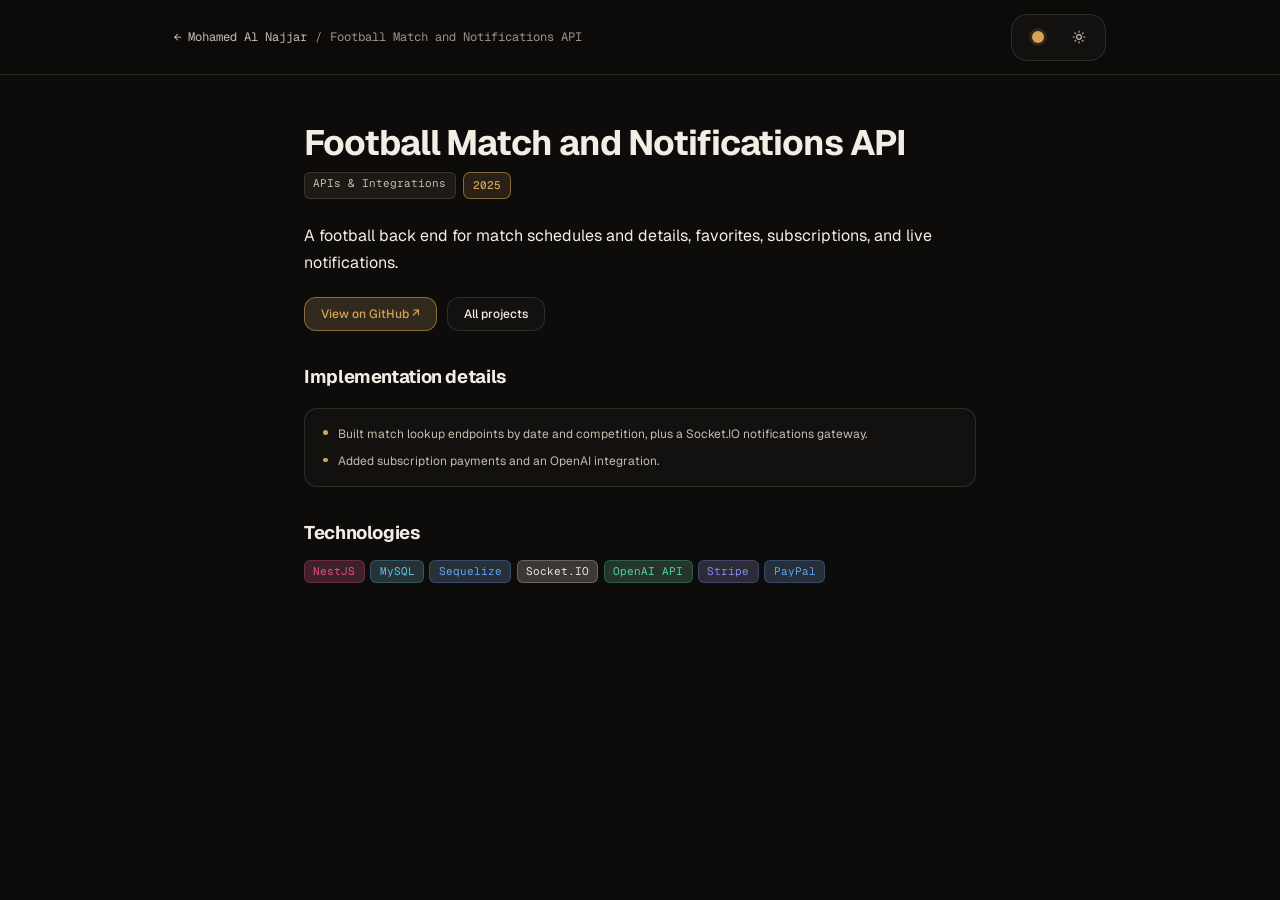
<file: projects/sport.html>
<!doctype html>
<html lang="en" data-palette="nile-silt" data-theme="dark">
<head>
<meta charset="utf-8">
<meta name="viewport" content="width=device-width, initial-scale=1">
<meta name="description" content="A football back end for match schedules and details, favorites, subscriptions, and live notifications.">
<meta name="theme-color" content="#0d0c0b">
<title>Football Match and Notifications API | Mohamed Al Najjar</title>
<link rel="icon" type="image/jpeg" href="../imgs/0.jpg">
<script>
(() => {
  const p = localStorage.getItem("portfolio-palette");
  const t = localStorage.getItem("portfolio-theme");
  const valid = new Set(["nile-silt", "deep-moss", "basalt", "nocturne"]);
  document.documentElement.dataset.palette = valid.has(p) ? p : "nile-silt";
  document.documentElement.dataset.theme = t === "light" ? "light" : "dark";
})();
</script>
<link rel="stylesheet" href="../style.css">
<script src="../script.js" defer></script>
</head>
<body class="subpage-body">
<header class="subpage-topbar">
  <div class="subpage-topbar__inner">
    <nav class="breadcrumb" aria-label="Breadcrumb">
      <a href="../index.html">← Mohamed Al Najjar</a>
      <span aria-hidden="true">/</span>
      <span>Football Match and Notifications API</span>
    </nav>
    <aside class="utility-dock utility-dock--inline" aria-label="Theme and palette controls">
      <button type="button" class="dock-morph-btn" data-palette-toggle aria-haspopup="true" aria-expanded="false" aria-label="Change color palette"><span class="dock-swatch" aria-hidden="true"></span><span class="dock-morph-tip">palette</span></button>
      <button type="button" class="dock-morph-btn" data-theme-toggle aria-label="Switch to light mode"><svg class="dock-icon" data-icon-sun viewBox="0 0 24 24" fill="none" stroke="currentColor" stroke-width="2" stroke-linecap="round" stroke-linejoin="round" aria-hidden="true"><circle cx="12" cy="12" r="4"></circle><path d="M12 2v2M12 20v2M4.93 4.93l1.41 1.41M17.66 17.66l1.41 1.41M2 12h2M20 12h2M6.34 17.66l-1.41 1.41M19.07 4.93l-1.41 1.41"></path></svg><svg class="dock-icon" data-icon-moon viewBox="0 0 24 24" fill="none" stroke="currentColor" stroke-width="2" stroke-linecap="round" stroke-linejoin="round" aria-hidden="true" hidden><path d="M21 12.79A9 9 0 1 1 11.21 3 7 7 0 0 0 21 12.79z"></path></svg><span class="dock-morph-tip">light</span></button>
    </aside>
  </div>
</header>
<div class="palette-popover palette-popover--inline" data-palette-popover role="menu" aria-label="Color palettes" hidden>
  <button type="button" class="palette-option" role="menuitemradio" aria-checked="true" data-palette-option="nile-silt"><span class="palette-dot" style="background:#d4a35924;border:1px solid #d4a3598c"><i style="background:#d4a359"></i></span><span>Nile Silt</span></button>
  <button type="button" class="palette-option" role="menuitemradio" aria-checked="false" data-palette-option="deep-moss"><span class="palette-dot" style="background:#cbb89424;border:1px solid #cbb8948c"><i style="background:#cbb894"></i></span><span>Deep Moss</span></button>
  <button type="button" class="palette-option" role="menuitemradio" aria-checked="false" data-palette-option="basalt"><span class="palette-dot" style="background:#e07a5f26;border:1px solid #e07a5f8c"><i style="background:#e07a5f"></i></span><span>Basalt</span></button>
  <button type="button" class="palette-option" role="menuitemradio" aria-checked="false" data-palette-option="nocturne"><span class="palette-dot" style="background:#8fb89f26;border:1px solid #8fb89f8c"><i style="background:#8fb89f"></i></span><span>Nocturne</span></button>
</div>
<main class="subpage-article">
  <header class="subpage-head"><div><h1>Football Match and Notifications API</h1><div class="subpage-meta"><span class="chip">APIs &amp; Integrations</span><span class="date-pill">2025</span></div></div></header>
  <p class="subpage-lead">A football back end for match schedules and details, favorites, subscriptions, and live notifications.</p>
  <div class="subpage-actions">
    <a class="cta-btn cta-btn--accent" href="https://github.com/mohamedalnajjar10/Sport-" target="_blank" rel="noopener">View on GitHub ↗</a>
    <a class="cta-btn" href="../index.html">All projects</a>
  </div>
  <section class="subpage-section" aria-labelledby="implementation">
    <h2 id="implementation">Implementation details</h2>
    <div class="subpage-card">
      <ul class="impact-list">
        <li>Built match lookup endpoints by date and competition, plus a Socket.IO notifications gateway.</li>
        <li>Added subscription payments and an OpenAI integration.</li>
      </ul>
    </div>
  </section>
  <section class="subpage-section" aria-labelledby="technology">
    <h2 id="technology">Technologies</h2>
    <div class="chips-wrap">
      <span class="chip chip--tech" data-tech="nestjs">NestJS</span>
      <span class="chip chip--tech" data-tech="mysql">MySQL</span>
      <span class="chip chip--tech" data-tech="sequelize">Sequelize</span>
      <span class="chip chip--tech" data-tech="socket.io">Socket.IO</span>
      <span class="chip chip--tech" data-tech="openai api">OpenAI API</span>
      <span class="chip chip--tech" data-tech="stripe">Stripe</span>
      <span class="chip chip--tech" data-tech="paypal">PayPal</span>
    </div>
  </section>
</main>
</body>
</html>
</file>
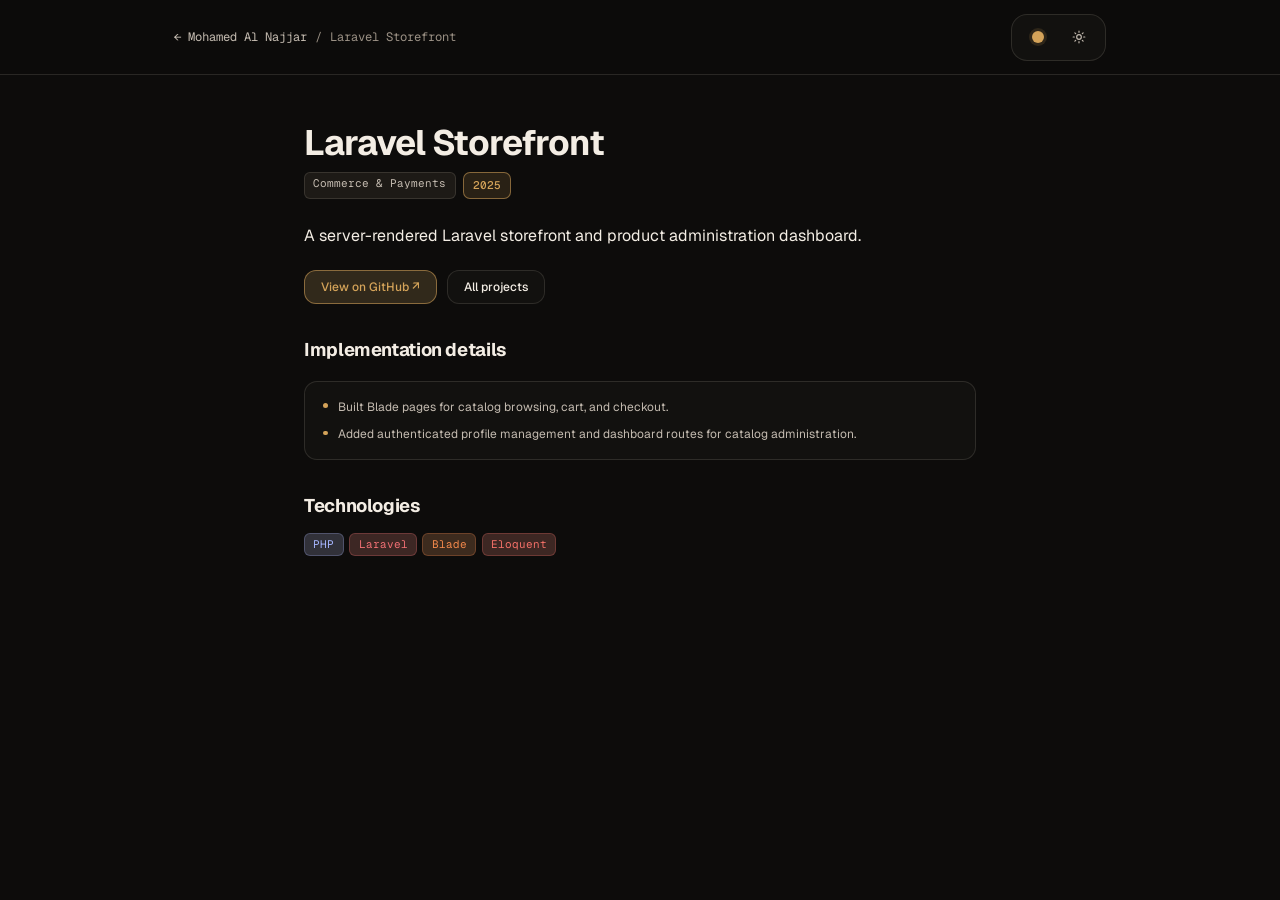
<file: projects/store-laravel.html>
<!doctype html>
<html lang="en" data-palette="nile-silt" data-theme="dark">
<head>
<meta charset="utf-8">
<meta name="viewport" content="width=device-width, initial-scale=1">
<meta name="description" content="A server-rendered Laravel storefront and product administration dashboard.">
<meta name="theme-color" content="#0d0c0b">
<title>Laravel Storefront | Mohamed Al Najjar</title>
<link rel="icon" type="image/jpeg" href="../imgs/0.jpg">
<script>
(() => {
  const p = localStorage.getItem("portfolio-palette");
  const t = localStorage.getItem("portfolio-theme");
  const valid = new Set(["nile-silt", "deep-moss", "basalt", "nocturne"]);
  document.documentElement.dataset.palette = valid.has(p) ? p : "nile-silt";
  document.documentElement.dataset.theme = t === "light" ? "light" : "dark";
})();
</script>
<link rel="stylesheet" href="../style.css">
<script src="../script.js" defer></script>
</head>
<body class="subpage-body">
<header class="subpage-topbar">
  <div class="subpage-topbar__inner">
    <nav class="breadcrumb" aria-label="Breadcrumb">
      <a href="../index.html">← Mohamed Al Najjar</a>
      <span aria-hidden="true">/</span>
      <span>Laravel Storefront</span>
    </nav>
    <aside class="utility-dock utility-dock--inline" aria-label="Theme and palette controls">
      <button type="button" class="dock-morph-btn" data-palette-toggle aria-haspopup="true" aria-expanded="false" aria-label="Change color palette"><span class="dock-swatch" aria-hidden="true"></span><span class="dock-morph-tip">palette</span></button>
      <button type="button" class="dock-morph-btn" data-theme-toggle aria-label="Switch to light mode"><svg class="dock-icon" data-icon-sun viewBox="0 0 24 24" fill="none" stroke="currentColor" stroke-width="2" stroke-linecap="round" stroke-linejoin="round" aria-hidden="true"><circle cx="12" cy="12" r="4"></circle><path d="M12 2v2M12 20v2M4.93 4.93l1.41 1.41M17.66 17.66l1.41 1.41M2 12h2M20 12h2M6.34 17.66l-1.41 1.41M19.07 4.93l-1.41 1.41"></path></svg><svg class="dock-icon" data-icon-moon viewBox="0 0 24 24" fill="none" stroke="currentColor" stroke-width="2" stroke-linecap="round" stroke-linejoin="round" aria-hidden="true" hidden><path d="M21 12.79A9 9 0 1 1 11.21 3 7 7 0 0 0 21 12.79z"></path></svg><span class="dock-morph-tip">light</span></button>
    </aside>
  </div>
</header>
<div class="palette-popover palette-popover--inline" data-palette-popover role="menu" aria-label="Color palettes" hidden>
  <button type="button" class="palette-option" role="menuitemradio" aria-checked="true" data-palette-option="nile-silt"><span class="palette-dot" style="background:#d4a35924;border:1px solid #d4a3598c"><i style="background:#d4a359"></i></span><span>Nile Silt</span></button>
  <button type="button" class="palette-option" role="menuitemradio" aria-checked="false" data-palette-option="deep-moss"><span class="palette-dot" style="background:#cbb89424;border:1px solid #cbb8948c"><i style="background:#cbb894"></i></span><span>Deep Moss</span></button>
  <button type="button" class="palette-option" role="menuitemradio" aria-checked="false" data-palette-option="basalt"><span class="palette-dot" style="background:#e07a5f26;border:1px solid #e07a5f8c"><i style="background:#e07a5f"></i></span><span>Basalt</span></button>
  <button type="button" class="palette-option" role="menuitemradio" aria-checked="false" data-palette-option="nocturne"><span class="palette-dot" style="background:#8fb89f26;border:1px solid #8fb89f8c"><i style="background:#8fb89f"></i></span><span>Nocturne</span></button>
</div>
<main class="subpage-article">
  <header class="subpage-head"><div><h1>Laravel Storefront</h1><div class="subpage-meta"><span class="chip">Commerce &amp; Payments</span><span class="date-pill">2025</span></div></div></header>
  <p class="subpage-lead">A server-rendered Laravel storefront and product administration dashboard.</p>
  <div class="subpage-actions">
    <a class="cta-btn cta-btn--accent" href="https://github.com/mohamedalnajjar10/Store-Laravel" target="_blank" rel="noopener">View on GitHub ↗</a>
    <a class="cta-btn" href="../index.html">All projects</a>
  </div>
  <section class="subpage-section" aria-labelledby="implementation">
    <h2 id="implementation">Implementation details</h2>
    <div class="subpage-card">
      <ul class="impact-list">
        <li>Built Blade pages for catalog browsing, cart, and checkout.</li>
        <li>Added authenticated profile management and dashboard routes for catalog administration.</li>
      </ul>
    </div>
  </section>
  <section class="subpage-section" aria-labelledby="technology">
    <h2 id="technology">Technologies</h2>
    <div class="chips-wrap">
      <span class="chip chip--tech" data-tech="php">PHP</span>
      <span class="chip chip--tech" data-tech="laravel">Laravel</span>
      <span class="chip chip--tech" data-tech="blade">Blade</span>
      <span class="chip chip--tech" data-tech="eloquent">Eloquent</span>
    </div>
  </section>
</main>
</body>
</html>
</file>
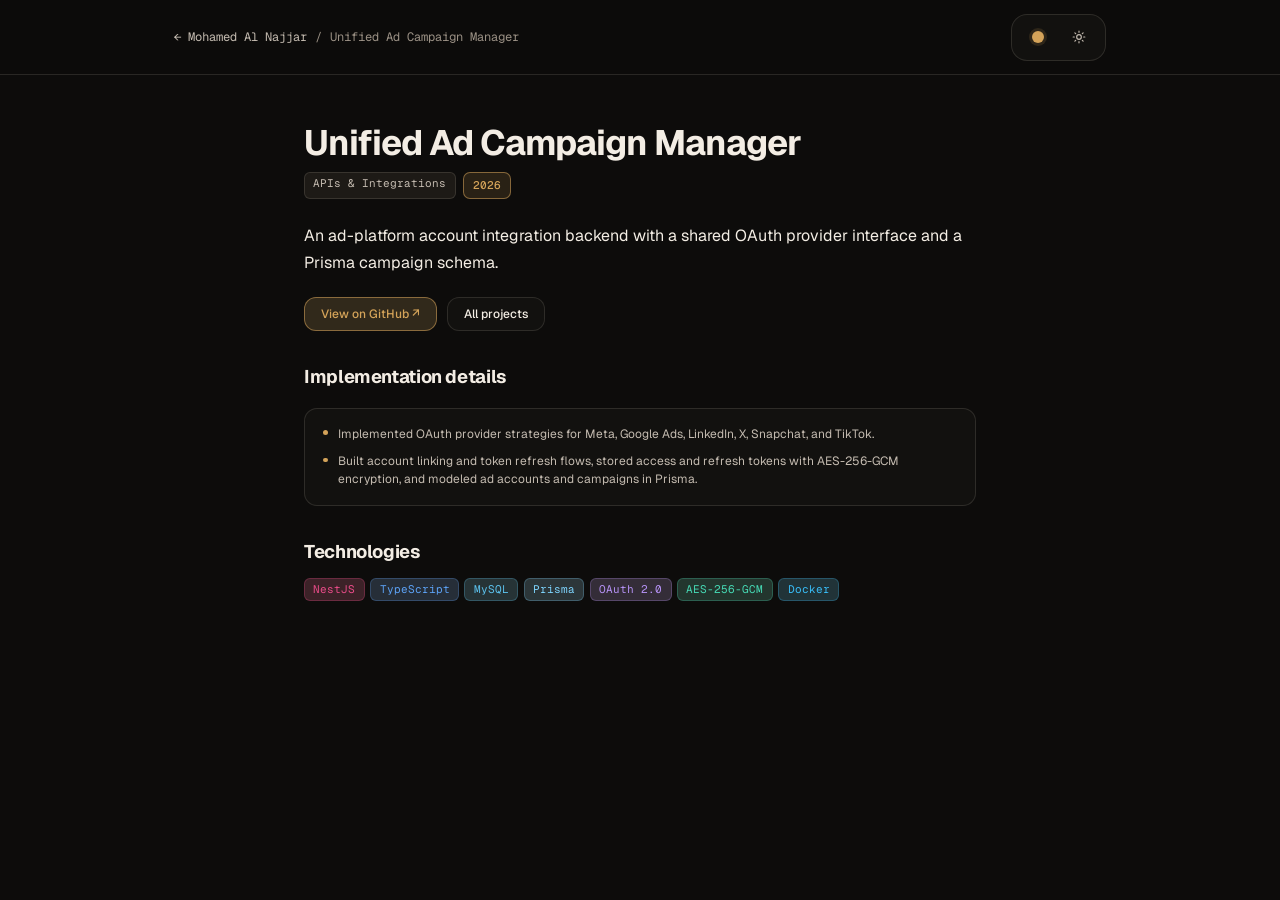
<file: projects/unified-ad-campaign-manager.html>
<!doctype html>
<html lang="en" data-palette="nile-silt" data-theme="dark">
<head>
<meta charset="utf-8">
<meta name="viewport" content="width=device-width, initial-scale=1">
<meta name="description" content="An ad-platform account integration backend with a shared OAuth provider interface and a Prisma campaign schema.">
<meta name="theme-color" content="#0d0c0b">
<title>Unified Ad Campaign Manager | Mohamed Al Najjar</title>
<link rel="icon" type="image/jpeg" href="../imgs/0.jpg">
<script>
(() => {
  const p = localStorage.getItem("portfolio-palette");
  const t = localStorage.getItem("portfolio-theme");
  const valid = new Set(["nile-silt", "deep-moss", "basalt", "nocturne"]);
  document.documentElement.dataset.palette = valid.has(p) ? p : "nile-silt";
  document.documentElement.dataset.theme = t === "light" ? "light" : "dark";
})();
</script>
<link rel="stylesheet" href="../style.css">
<script src="../script.js" defer></script>
</head>
<body class="subpage-body">
<header class="subpage-topbar">
  <div class="subpage-topbar__inner">
    <nav class="breadcrumb" aria-label="Breadcrumb">
      <a href="../index.html">← Mohamed Al Najjar</a>
      <span aria-hidden="true">/</span>
      <span>Unified Ad Campaign Manager</span>
    </nav>
    <aside class="utility-dock utility-dock--inline" aria-label="Theme and palette controls">
      <button type="button" class="dock-morph-btn" data-palette-toggle aria-haspopup="true" aria-expanded="false" aria-label="Change color palette"><span class="dock-swatch" aria-hidden="true"></span><span class="dock-morph-tip">palette</span></button>
      <button type="button" class="dock-morph-btn" data-theme-toggle aria-label="Switch to light mode"><svg class="dock-icon" data-icon-sun viewBox="0 0 24 24" fill="none" stroke="currentColor" stroke-width="2" stroke-linecap="round" stroke-linejoin="round" aria-hidden="true"><circle cx="12" cy="12" r="4"></circle><path d="M12 2v2M12 20v2M4.93 4.93l1.41 1.41M17.66 17.66l1.41 1.41M2 12h2M20 12h2M6.34 17.66l-1.41 1.41M19.07 4.93l-1.41 1.41"></path></svg><svg class="dock-icon" data-icon-moon viewBox="0 0 24 24" fill="none" stroke="currentColor" stroke-width="2" stroke-linecap="round" stroke-linejoin="round" aria-hidden="true" hidden><path d="M21 12.79A9 9 0 1 1 11.21 3 7 7 0 0 0 21 12.79z"></path></svg><span class="dock-morph-tip">light</span></button>
    </aside>
  </div>
</header>
<div class="palette-popover palette-popover--inline" data-palette-popover role="menu" aria-label="Color palettes" hidden>
  <button type="button" class="palette-option" role="menuitemradio" aria-checked="true" data-palette-option="nile-silt"><span class="palette-dot" style="background:#d4a35924;border:1px solid #d4a3598c"><i style="background:#d4a359"></i></span><span>Nile Silt</span></button>
  <button type="button" class="palette-option" role="menuitemradio" aria-checked="false" data-palette-option="deep-moss"><span class="palette-dot" style="background:#cbb89424;border:1px solid #cbb8948c"><i style="background:#cbb894"></i></span><span>Deep Moss</span></button>
  <button type="button" class="palette-option" role="menuitemradio" aria-checked="false" data-palette-option="basalt"><span class="palette-dot" style="background:#e07a5f26;border:1px solid #e07a5f8c"><i style="background:#e07a5f"></i></span><span>Basalt</span></button>
  <button type="button" class="palette-option" role="menuitemradio" aria-checked="false" data-palette-option="nocturne"><span class="palette-dot" style="background:#8fb89f26;border:1px solid #8fb89f8c"><i style="background:#8fb89f"></i></span><span>Nocturne</span></button>
</div>
<main class="subpage-article">
  <header class="subpage-head"><div><h1>Unified Ad Campaign Manager</h1><div class="subpage-meta"><span class="chip">APIs &amp; Integrations</span><span class="date-pill">2026</span></div></div></header>
  <p class="subpage-lead">An ad-platform account integration backend with a shared OAuth provider interface and a Prisma campaign schema.</p>
  <div class="subpage-actions">
    <a class="cta-btn cta-btn--accent" href="https://github.com/mohamedalnajjar10/Unified-Ad-Campaign-Manager" target="_blank" rel="noopener">View on GitHub ↗</a>
    <a class="cta-btn" href="../index.html">All projects</a>
  </div>
  <section class="subpage-section" aria-labelledby="implementation">
    <h2 id="implementation">Implementation details</h2>
    <div class="subpage-card">
      <ul class="impact-list">
        <li>Implemented OAuth provider strategies for Meta, Google Ads, LinkedIn, X, Snapchat, and TikTok.</li>
        <li>Built account linking and token refresh flows, stored access and refresh tokens with AES-256-GCM encryption, and modeled ad accounts and campaigns in Prisma.</li>
      </ul>
    </div>
  </section>
  <section class="subpage-section" aria-labelledby="technology">
    <h2 id="technology">Technologies</h2>
    <div class="chips-wrap">
      <span class="chip chip--tech" data-tech="nestjs">NestJS</span>
      <span class="chip chip--tech" data-tech="typescript">TypeScript</span>
      <span class="chip chip--tech" data-tech="mysql">MySQL</span>
      <span class="chip chip--tech" data-tech="prisma">Prisma</span>
      <span class="chip chip--tech" data-tech="oauth 2.0">OAuth 2.0</span>
      <span class="chip chip--tech" data-tech="aes-256-gcm">AES-256-GCM</span>
      <span class="chip chip--tech" data-tech="docker">Docker</span>
    </div>
  </section>
</main>
</body>
</html>
</file>
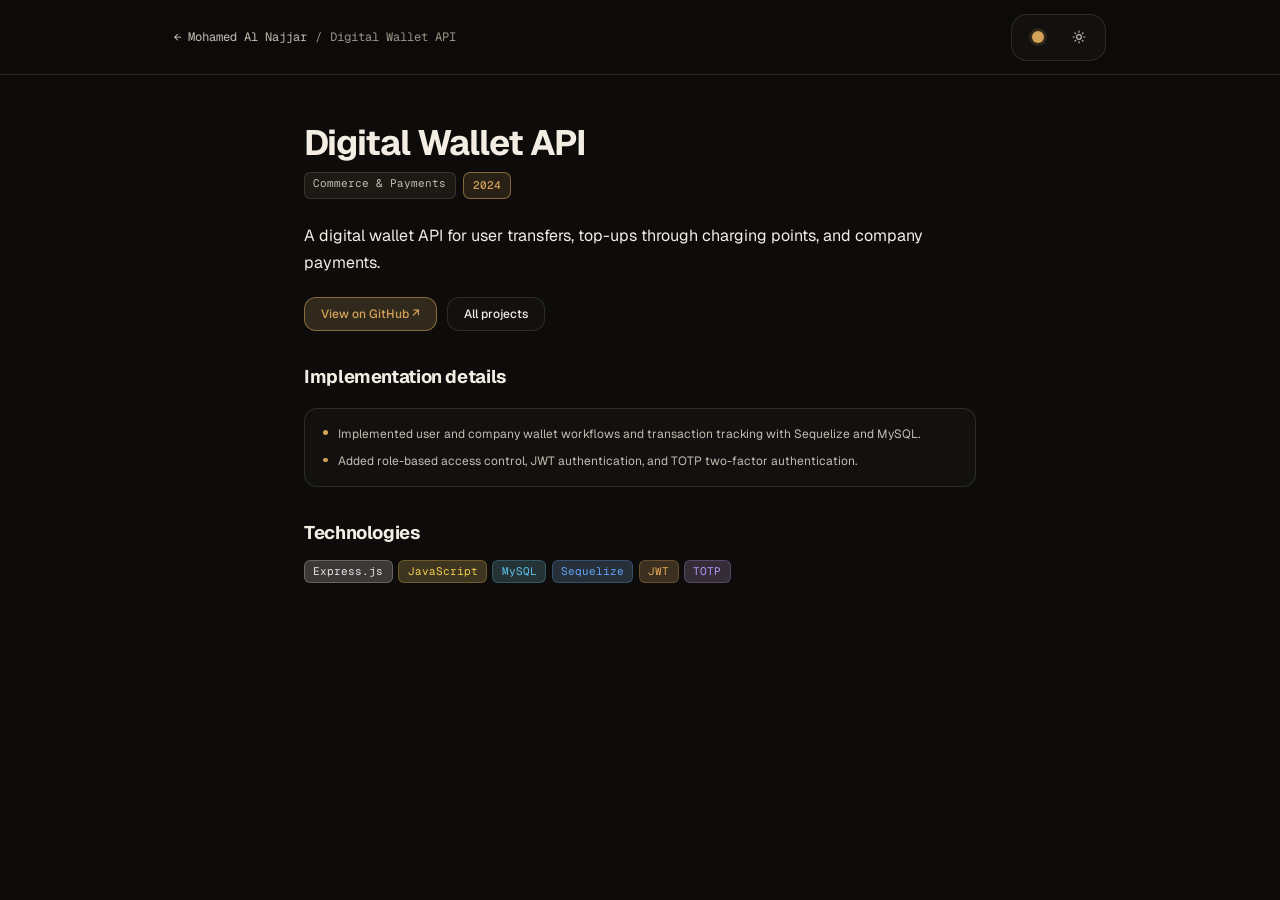
<file: projects/wallet.html>
<!doctype html>
<html lang="en" data-palette="nile-silt" data-theme="dark">
<head>
<meta charset="utf-8">
<meta name="viewport" content="width=device-width, initial-scale=1">
<meta name="description" content="A digital wallet API for user transfers, top-ups through charging points, and company payments.">
<meta name="theme-color" content="#0d0c0b">
<title>Digital Wallet API | Mohamed Al Najjar</title>
<link rel="icon" type="image/jpeg" href="../imgs/0.jpg">
<script>
(() => {
  const p = localStorage.getItem("portfolio-palette");
  const t = localStorage.getItem("portfolio-theme");
  const valid = new Set(["nile-silt", "deep-moss", "basalt", "nocturne"]);
  document.documentElement.dataset.palette = valid.has(p) ? p : "nile-silt";
  document.documentElement.dataset.theme = t === "light" ? "light" : "dark";
})();
</script>
<link rel="stylesheet" href="../style.css">
<script src="../script.js" defer></script>
</head>
<body class="subpage-body">
<header class="subpage-topbar">
  <div class="subpage-topbar__inner">
    <nav class="breadcrumb" aria-label="Breadcrumb">
      <a href="../index.html">← Mohamed Al Najjar</a>
      <span aria-hidden="true">/</span>
      <span>Digital Wallet API</span>
    </nav>
    <aside class="utility-dock utility-dock--inline" aria-label="Theme and palette controls">
      <button type="button" class="dock-morph-btn" data-palette-toggle aria-haspopup="true" aria-expanded="false" aria-label="Change color palette"><span class="dock-swatch" aria-hidden="true"></span><span class="dock-morph-tip">palette</span></button>
      <button type="button" class="dock-morph-btn" data-theme-toggle aria-label="Switch to light mode"><svg class="dock-icon" data-icon-sun viewBox="0 0 24 24" fill="none" stroke="currentColor" stroke-width="2" stroke-linecap="round" stroke-linejoin="round" aria-hidden="true"><circle cx="12" cy="12" r="4"></circle><path d="M12 2v2M12 20v2M4.93 4.93l1.41 1.41M17.66 17.66l1.41 1.41M2 12h2M20 12h2M6.34 17.66l-1.41 1.41M19.07 4.93l-1.41 1.41"></path></svg><svg class="dock-icon" data-icon-moon viewBox="0 0 24 24" fill="none" stroke="currentColor" stroke-width="2" stroke-linecap="round" stroke-linejoin="round" aria-hidden="true" hidden><path d="M21 12.79A9 9 0 1 1 11.21 3 7 7 0 0 0 21 12.79z"></path></svg><span class="dock-morph-tip">light</span></button>
    </aside>
  </div>
</header>
<div class="palette-popover palette-popover--inline" data-palette-popover role="menu" aria-label="Color palettes" hidden>
  <button type="button" class="palette-option" role="menuitemradio" aria-checked="true" data-palette-option="nile-silt"><span class="palette-dot" style="background:#d4a35924;border:1px solid #d4a3598c"><i style="background:#d4a359"></i></span><span>Nile Silt</span></button>
  <button type="button" class="palette-option" role="menuitemradio" aria-checked="false" data-palette-option="deep-moss"><span class="palette-dot" style="background:#cbb89424;border:1px solid #cbb8948c"><i style="background:#cbb894"></i></span><span>Deep Moss</span></button>
  <button type="button" class="palette-option" role="menuitemradio" aria-checked="false" data-palette-option="basalt"><span class="palette-dot" style="background:#e07a5f26;border:1px solid #e07a5f8c"><i style="background:#e07a5f"></i></span><span>Basalt</span></button>
  <button type="button" class="palette-option" role="menuitemradio" aria-checked="false" data-palette-option="nocturne"><span class="palette-dot" style="background:#8fb89f26;border:1px solid #8fb89f8c"><i style="background:#8fb89f"></i></span><span>Nocturne</span></button>
</div>
<main class="subpage-article">
  <header class="subpage-head"><div><h1>Digital Wallet API</h1><div class="subpage-meta"><span class="chip">Commerce &amp; Payments</span><span class="date-pill">2024</span></div></div></header>
  <p class="subpage-lead">A digital wallet API for user transfers, top-ups through charging points, and company payments.</p>
  <div class="subpage-actions">
    <a class="cta-btn cta-btn--accent" href="https://github.com/mohamedalnajjar10/Wallet" target="_blank" rel="noopener">View on GitHub ↗</a>
    <a class="cta-btn" href="../index.html">All projects</a>
  </div>
  <section class="subpage-section" aria-labelledby="implementation">
    <h2 id="implementation">Implementation details</h2>
    <div class="subpage-card">
      <ul class="impact-list">
        <li>Implemented user and company wallet workflows and transaction tracking with Sequelize and MySQL.</li>
        <li>Added role-based access control, JWT authentication, and TOTP two-factor authentication.</li>
      </ul>
    </div>
  </section>
  <section class="subpage-section" aria-labelledby="technology">
    <h2 id="technology">Technologies</h2>
    <div class="chips-wrap">
      <span class="chip chip--tech" data-tech="express.js">Express.js</span>
      <span class="chip chip--tech" data-tech="javascript">JavaScript</span>
      <span class="chip chip--tech" data-tech="mysql">MySQL</span>
      <span class="chip chip--tech" data-tech="sequelize">Sequelize</span>
      <span class="chip chip--tech" data-tech="jwt">JWT</span>
      <span class="chip chip--tech" data-tech="totp">TOTP</span>
    </div>
  </section>
</main>
</body>
</html>
</file>
<file: style.css>
@import url("https://fonts.googleapis.com/css2?family=Geist+Mono:wght@400;500;600;700&family=Geist:wght@400;500;600;700&display=swap");

:root {
  --font-sans: "Geist", ui-sans-serif, system-ui, -apple-system, BlinkMacSystemFont, "Segoe UI", Roboto, "Helvetica Neue", Arial, sans-serif;
  --font-mono: "Geist Mono", ui-monospace, SFMono-Regular, Menlo, Monaco, Consolas, monospace;
  --radius-panel: 16px;
  --radius-card: 13px;
  --radius-control: 12px;
  --ease-ui: cubic-bezier(0.22, 1, 0.36, 1);
}

/* ==========================================================================
   4 Palettes x 2 Themes (Exact glgl.me tokens)
   ========================================================================== */
:root,
:root[data-palette="nile-silt"][data-theme="dark"] {
  --bg: #0d0c0b;
  --panel-bg: #141311e0;
  --panel-solid: #141311;
  --panel-border: #f2e8d81f;
  --surface: #1f1c19db;
  --surface-hover: #28241feb;
  --surface-active: #2c2823;
  --chip: #201d19e0;
  --bio-vignette: #0b0a09bd;
  --ink: #f3ede4;
  --body: #c4bbb0;
  --muted: #9b9185;
  --accent: #d4a359;
  --accent-soft: #d4a35924;
  --accent-border: #d4a3598c;
  --accent-ink: #120f0b;
  --sky-top: #070606;
  --sky-mid: #17100b;
  --sky-horizon: #4a2915;
  --water-top: #101724;
  --water-bot: #090d14;
  --cloud-dark: #25150c;
  --cloud-mid: #472816;
  --cloud-lit: #9b6a43;
  --reed-dark: #282012;
  --reed-mid: #6e5932;
  --reed-lit: #c6a764;
  --celestial: #f5dfb0;
  color-scheme: dark;
}

:root[data-palette="nile-silt"][data-theme="light"] {
  --bg: #e8dac2;
  --panel-bg: #f6f1e7eb;
  --panel-solid: #f6f1e7;
  --panel-border: #3a2e2229;
  --surface: #ebe2d3e0;
  --surface-hover: #e2d7c5f0;
  --surface-active: #dcd0bc;
  --chip: #e8dfd0eb;
  --bio-vignette: #f6f1e7f2;
  --ink: #1b1612;
  --body: #3a3129;
  --muted: #5d5146;
  --accent: #9c651d;
  --accent-soft: #9c651d24;
  --accent-border: #9c651d80;
  --accent-ink: #faf7f2;
  --sky-top: #748899;
  --sky-mid: #a39e98;
  --sky-horizon: #d4ad86;
  --water-top: #4b5d70;
  --water-bot: #293848;
  --cloud-dark: #7a6452;
  --cloud-mid: #a48a72;
  --cloud-lit: #e3ccb0;
  --reed-dark: #2d2515;
  --reed-mid: #745d34;
  --reed-lit: #caa662;
  --celestial: #fbd16e;
  color-scheme: light;
}

:root[data-palette="deep-moss"][data-theme="dark"] {
  --bg: #0b100d;
  --panel-bg: #111814e0;
  --panel-solid: #111814;
  --panel-border: #e1eee61f;
  --surface: #19221ddb;
  --surface-hover: #212d26eb;
  --surface-active: #27362e;
  --chip: #1c2620e0;
  --bio-vignette: #080d0bbd;
  --ink: #eaf0ec;
  --body: #b1bfb6;
  --muted: #86988d;
  --accent: #cbb894;
  --accent-soft: #cbb89424;
  --accent-border: #cbb8948c;
  --accent-ink: #101512;
  --sky-top: #060a08;
  --sky-mid: #0f1b15;
  --sky-horizon: #263d30;
  --water-top: #0f1a19;
  --water-bot: #070e0d;
  --cloud-dark: #15221b;
  --cloud-mid: #273d31;
  --cloud-lit: #698574;
  --reed-dark: #1a241a;
  --reed-mid: #4e6346;
  --reed-lit: #a7ab83;
  --celestial: #ebe2c8;
  color-scheme: dark;
}

:root[data-palette="deep-moss"][data-theme="light"] {
  --bg: #dce8e0;
  --panel-bg: #f3f7f3eb;
  --panel-solid: #f3f7f3;
  --panel-border: #192b2129;
  --surface: #e2ebe4e0;
  --surface-hover: #d6e2d9f0;
  --surface-active: #ccdcd0;
  --chip: #dfe9e1eb;
  --bio-vignette: #f3f7f3f2;
  --ink: #131c16;
  --body: #2f4036;
  --muted: #4f6357;
  --accent: #7a6136;
  --accent-soft: #7a613624;
  --accent-border: #7a61367a;
  --accent-ink: #f7faf8;
  --sky-top: #738b82;
  --sky-mid: #9db2a5;
  --sky-horizon: #cbd4bf;
  --water-top: #4b655d;
  --water-bot: #283c36;
  --cloud-dark: #495d51;
  --cloud-mid: #6e8577;
  --cloud-lit: #d4e0d5;
  --reed-dark: #212e21;
  --reed-mid: #536b4c;
  --reed-lit: #a7b47d;
  --celestial: #f7db85;
  color-scheme: light;
}

:root[data-palette="basalt"][data-theme="dark"] {
  --bg: #0e0c0c;
  --panel-bg: #161413e0;
  --panel-solid: #161413;
  --panel-border: #f5eae41f;
  --surface: #201c1bdb;
  --surface-hover: #2a2523eb;
  --surface-active: #302a28;
  --chip: #231e1de0;
  --bio-vignette: #0c0a0abd;
  --ink: #f2ede8;
  --body: #bfb8b0;
  --muted: #968d86;
  --accent: #e07a5f;
  --accent-soft: #e07a5f26;
  --accent-border: #e07a5f8c;
  --accent-ink: #14100f;
  --sky-top: #090708;
  --sky-mid: #1a1112;
  --sky-horizon: #4b2421;
  --water-top: #18141c;
  --water-bot: #0b090e;
  --cloud-dark: #251717;
  --cloud-mid: #472926;
  --cloud-lit: #9b5d50;
  --reed-dark: #261a16;
  --reed-mid: #6b483a;
  --reed-lit: #c8876d;
  --celestial: #f8d8c4;
  color-scheme: dark;
}

:root[data-palette="basalt"][data-theme="light"] {
  --bg: #eeddd4;
  --panel-bg: #f8f3efeb;
  --panel-solid: #f8f3ef;
  --panel-border: #2d1c1729;
  --surface: #eee5dee0;
  --surface-hover: #e5dad2f0;
  --surface-active: #dfd2c8;
  --chip: #ebe2dbeb;
  --bio-vignette: #f8f3eff2;
  --ink: #1a1514;
  --body: #3f3431;
  --muted: #62544f;
  --accent: #b84b30;
  --accent-soft: #b84b3024;
  --accent-border: #b84b307a;
  --accent-ink: #fbf9f7;
  --sky-top: #87828b;
  --sky-mid: #b39f9a;
  --sky-horizon: #e1b8a4;
  --water-top: #5a525e;
  --water-bot: #342f38;
  --cloud-dark: #5e4b49;
  --cloud-mid: #8a6d68;
  --cloud-lit: #e0c5bc;
  --reed-dark: #2e201b;
  --reed-mid: #745142;
  --reed-lit: #ca8e74;
  --celestial: #f9c87c;
  color-scheme: light;
}

:root[data-palette="nocturne"][data-theme="dark"] {
  --bg: #0a0d14;
  --panel-bg: #12161ee0;
  --panel-solid: #12161e;
  --panel-border: #e4ecf821;
  --surface: #191f2adb;
  --surface-hover: #222a38eb;
  --surface-active: #273142;
  --chip: #1c232fe0;
  --bio-vignette: #080b12bd;
  --ink: #eef2f8;
  --body: #b2bccd;
  --muted: #8895ad;
  --accent: #8fb89f;
  --accent-soft: #8fb89f26;
  --accent-border: #8fb89f8c;
  --accent-ink: #0d1210;
  --sky-top: #05080f;
  --sky-mid: #0e1627;
  --sky-horizon: #21344d;
  --water-top: #0f1b2d;
  --water-bot: #070d17;
  --cloud-dark: #131c2c;
  --cloud-mid: #23334c;
  --cloud-lit: #5e7894;
  --reed-dark: #162121;
  --reed-mid: #435c56;
  --reed-lit: #89a896;
  --celestial: #e5eef8;
  color-scheme: dark;
}

:root[data-palette="nocturne"][data-theme="light"] {
  --bg: #dce6f2;
  --panel-bg: #f3f7fbeb;
  --panel-solid: #f3f7fb;
  --panel-border: #18223229;
  --surface: #e2eaf3e0;
  --surface-hover: #d6e1edf0;
  --surface-active: #cbd9e8;
  --chip: #dfe8f2eb;
  --bio-vignette: #f3f7fbf2;
  --ink: #131822;
  --body: #313c4f;
  --muted: #515e74;
  --accent: #2e6e4d;
  --accent-soft: #2e6e4d24;
  --accent-border: #2e6e4d7a;
  --accent-ink: #f7f9fc;
  --sky-top: #6d84a3;
  --sky-mid: #96abc4;
  --sky-horizon: #cad6e3;
  --water-top: #49607d;
  --water-bot: #27374c;
  --cloud-dark: #495a70;
  --cloud-mid: #6e829b;
  --cloud-lit: #d4e0ed;
  --reed-dark: #1b2824;
  --reed-mid: #476359;
  --reed-lit: #87a694;
  --celestial: #fae29c;
  color-scheme: light;
}

/* ==========================================================================
   Reset & Base
   ========================================================================== */
*,
*::before,
*::after {
  box-sizing: border-box;
}

html {
  font-size: 16px;
  line-height: 1.55;
  -webkit-font-smoothing: antialiased;
  -moz-osx-font-smoothing: grayscale;
  background: var(--bg);
  color: var(--ink);
  font-family: var(--font-sans);
}

body {
  margin: 0;
  background: var(--bg);
  color: var(--ink);
  font-family: var(--font-sans);
}

h1, h2, h3, p, ul, ol, dl, dd, figure {
  margin: 0;
}

button {
  font: inherit;
  color: inherit;
  background: none;
  border: 0;
  padding: 0;
  cursor: pointer;
}

a {
  color: inherit;
  text-decoration: none;
}

:focus-visible {
  outline: 2px solid var(--accent);
  outline-offset: 2px;
}

[hidden] {
  display: none !important;
}

.sr-only {
  position: absolute;
  width: 1px;
  height: 1px;
  overflow: hidden;
  clip-path: inset(50%);
  white-space: nowrap;
}

/* ==========================================================================
   Pixel Art Canvas Background & Entrance Choreography
   ========================================================================== */
.pixel-landscape-canvas {
  position: fixed;
  inset: 0;
  width: 100%;
  height: 100%;
  z-index: 0;
  pointer-events: none;
  image-rendering: pixelated;
  image-rendering: crisp-edges;
}

.viewport-shell.is-celestial-hover {
  cursor: pointer;
}

[data-enter-sky],
[data-enter-sea] {
  transition: opacity 0.35s var(--ease-ui), transform 0.35s var(--ease-ui);
}

.is-world-entering [data-enter-sky],
.is-world-entering [data-enter-sea] {
  opacity: 0;
  transform: translateY(8px);
}

.is-world-entering.is-sky-ready [data-enter-sky] {
  opacity: 1;
  transform: translateY(0);
}

.is-world-entering.is-sea-ready [data-enter-sea] {
  opacity: 1;
  transform: translateY(0);
}

/* ==========================================================================
   Main Zero-Scroll Viewport Shell (Desktop >= 960px)
   ========================================================================== */
.viewport-shell {
  position: relative;
  z-index: 1;
  height: 100dvh;
  overflow: hidden;
  display: flex;
  align-items: center;
  justify-content: center;
  padding-inline: 2rem;
}

.stage-main {
  position: relative;
  width: 100%;
  max-width: 1180px;
}

.two-zone {
  display: grid;
  grid-template-columns: 35% 1fr;
  align-items: center;
  gap: 2.5rem;
}

/* ==========================================================================
   Left Column — Identity & Actions
   ========================================================================== */
.identity-col {
  position: relative;
  z-index: 2;
}

.identity-col::before {
  content: "";
  position: absolute;
  inset: -4.75rem -4.5rem;
  z-index: -1;
  pointer-events: none;
  background: radial-gradient(
    ellipse 64% 58% at 48% 48%,
    color-mix(in srgb, var(--bio-vignette) 96%, transparent) 0%,
    color-mix(in srgb, var(--bio-vignette) 76%, transparent) 48%,
    transparent 78%
  );
}

.id-head {
  display: flex;
  align-items: center;
  gap: 0.875rem;
}

.id-avatar {
  width: 60px;
  height: 60px;
  border-radius: var(--radius-control);
  object-fit: cover;
  object-position: 50% 20%;
  border: 1px solid var(--panel-border);
  flex-shrink: 0;
  background: var(--panel-solid);
}

@supports (corner-shape: squircle) {
  .id-avatar,
  .cta-btn,
  .morph-btn__face,
  .tab-bridge,
  .tab-btn {
    corner-shape: squircle;
  }
  .panel-box,
  .utility-dock,
  .palette-popover {
    corner-shape: squircle;
  }
}

.id-titles {
  min-width: 0;
}

.id-name {
  font-size: 1.42rem;
  font-weight: 700;
  line-height: 1.12;
  letter-spacing: -0.03em;
  color: var(--ink);
}

.id-role {
  margin-top: 0.25rem;
  font-size: 0.82rem;
  color: var(--muted);
  display: flex;
  flex-wrap: wrap;
  align-items: center;
  gap: 0.35rem;
}

.id-about-link {
  color: var(--body);
  border-bottom: 1px solid var(--panel-border);
  transition: color 0.2s ease, border-color 0.2s ease;
}

.id-about-link:hover {
  color: var(--accent);
  border-color: var(--accent-border);
}

.bio-primary {
  margin-top: 1.25rem;
  font-size: 15px;
  font-weight: 600;
  line-height: 1.42;
  letter-spacing: -0.015em;
  color: var(--ink);
}

.bio-secondary {
  margin-top: 0.75rem;
  font-size: 13px;
  line-height: 1.58;
  color: var(--body);
  opacity: 0.86;
}

.cta-row {
  margin-top: 1.25rem;
  display: flex;
  flex-wrap: wrap;
  align-items: center;
  gap: 0.625rem;
}

.cta-btn {
  display: inline-flex;
  align-items: center;
  justify-content: center;
  gap: 0.35rem;
  height: 34px;
  padding: 0 1rem;
  border-radius: var(--radius-control);
  font-size: 0.75rem;
  font-weight: 500;
  border: 1px solid var(--panel-border);
  background: var(--panel-bg);
  color: var(--ink);
  backdrop-filter: blur(6px);
  transition: background-color 0.2s var(--ease-ui), border-color 0.2s var(--ease-ui), color 0.2s var(--ease-ui), transform 0.15s var(--ease-ui);
}

.cta-btn:hover {
  background: var(--surface-hover);
  border-color: color-mix(in srgb, var(--ink) 24%, transparent);
}

.cta-btn:active {
  transform: scale(0.98);
}

.cta-btn--accent {
  background: color-mix(in srgb, var(--accent) 16%, var(--panel-bg));
  border-color: var(--accent-border);
  color: var(--accent);
}

.cta-btn--accent:hover {
  background: var(--accent);
  border-color: var(--accent);
  color: var(--accent-ink);
}

.cta-btn.is-copied {
  background: var(--accent-soft);
  border-color: var(--accent-border);
  color: var(--accent);
}

/* ==========================================================================
   Gooey Morph Icon Row (Bottom of Left Column)
   ========================================================================== */
.icon-row {
  margin-top: 0.75rem;
  display: flex;
  align-items: center;
  gap: 0.5rem;
}

.morph-btn {
  position: relative;
  width: 40px;
  height: 40px;
  display: inline-flex;
  align-items: center;
  justify-content: center;
  flex-shrink: 0;
  z-index: 1;
}

.morph-btn:hover,
.morph-btn:focus-visible {
  z-index: 10;
}

.morph-svg {
  position: absolute;
  top: 0;
  left: 50%;
  transform: translateX(-50%);
  width: 106px;
  height: 70px;
  pointer-events: none;
  overflow: visible;
  filter: drop-shadow(0 6px 14px #0000003d);
}

.morph-path {
  fill: var(--panel-bg);
  stroke: var(--panel-border);
  stroke-width: 1;
  transition: d 0.26s var(--ease-ui), fill 0.2s ease, stroke 0.2s ease;
  d: path("M 33 12 A 12 12 0 0 1 45 0 L 61 0 A 12 12 0 0 1 73 12 L 73 28 A 12 12 0 0 1 61 40 L 45 40 A 12 12 0 0 1 33 28 Z");
}

.morph-btn--accent .morph-path {
  fill: color-mix(in srgb, var(--accent) 16%, var(--panel-bg));
  stroke: var(--accent-border);
}

.morph-btn:hover .morph-path,
.morph-btn:focus-visible .morph-path {
  fill: var(--panel-solid);
  stroke: color-mix(in srgb, var(--ink) 22%, transparent);
  d: path("M 33 12 A 12 12 0 0 1 45 0 L 61 0 A 12 12 0 0 1 73 12 L 73 34 Q 73 40 79 40 L 89 40 A 9 9 0 0 1 98 49 L 98 55 A 9 9 0 0 1 89 64 L 17 64 A 9 9 0 0 1 8 55 L 8 49 A 9 9 0 0 1 17 40 L 27 40 Q 33 40 33 34 Z");
}

.morph-btn--accent:hover .morph-path,
.morph-btn--accent:focus-visible .morph-path {
  fill: color-mix(in srgb, var(--accent) 18%, var(--panel-solid));
  stroke: var(--accent-border);
}

.morph-icon {
  position: relative;
  z-index: 2;
  width: 15px;
  height: 15px;
  color: var(--body);
  transition: color 0.2s ease;
}

.morph-btn--accent .morph-icon {
  color: var(--accent);
}

.morph-btn:hover .morph-icon,
.morph-btn:focus-visible .morph-icon {
  color: var(--ink);
}

.morph-btn--accent:hover .morph-icon,
.morph-btn--accent:focus-visible .morph-icon {
  color: var(--accent);
}

.morph-tip {
  position: absolute;
  top: 44px;
  left: 50%;
  transform: translateX(-50%) translateY(-4px);
  z-index: 3;
  font-family: var(--font-mono);
  font-size: 0.66rem;
  font-weight: 500;
  line-height: 1;
  white-space: nowrap;
  color: var(--ink);
  opacity: 0;
  pointer-events: none;
  transition: opacity 0.2s var(--ease-ui), transform 0.22s var(--ease-ui);
}

.morph-btn--accent .morph-tip {
  color: var(--accent);
}

.morph-btn:hover .morph-tip,
.morph-btn:focus-visible .morph-tip {
  opacity: 1;
  transform: translateX(-50%) translateY(0);
}

/* ==========================================================================
   Right Column — Connected Folder Tabs & Main Panel
   ========================================================================== */
.panel-col {
  position: relative;
  min-width: 0;
}

.tabs-bar {
  position: relative;
  display: flex;
  align-items: flex-end;
  gap: 0.35rem;
  padding-inline: 1.25rem 1rem;
  height: 34.6px;
  z-index: 3;
}

.tab-bridge {
  position: absolute;
  bottom: -1px;
  left: 0;
  height: 35.6px;
  border-radius: 12px 12px 0 0;
  background: var(--panel-bg);
  border: 1px solid var(--panel-border);
  border-bottom: 1px solid var(--panel-solid);
  backdrop-filter: blur(6px);
  pointer-events: none;
  z-index: 1;
  transition: transform 0.28s var(--ease-ui), width 0.28s var(--ease-ui);
}

.tab-bridge::before,
.tab-bridge::after {
  content: "";
  position: absolute;
  bottom: 0;
  width: 14px;
  height: 14px;
  pointer-events: none;
}

.tab-bridge::before {
  left: -14px;
  background: radial-gradient(circle at 0 0, transparent 13.5px, var(--panel-bg) 14px);
}

.tab-bridge::after {
  right: -14px;
  background: radial-gradient(circle at 100% 0, transparent 13.5px, var(--panel-bg) 14px);
}

.tab-btn {
  position: relative;
  z-index: 2;
  display: inline-flex;
  align-items: center;
  gap: 0.4rem;
  height: 34.6px;
  padding: 0 0.9rem;
  border-radius: 11px 11px 0 0;
  font-size: 0.75rem;
  font-weight: 500;
  color: color-mix(in srgb, var(--body) 85%, var(--muted));
  background: color-mix(in srgb, var(--panel-bg) 78%, transparent);
  backdrop-filter: blur(4px);
  border: 1px solid transparent;
  border-bottom: 0;
  white-space: nowrap;
  transition: color 0.2s ease, background-color 0.2s ease;
}

.tab-btn:hover {
  color: var(--ink);
}

.tab-btn[aria-selected="true"] {
  color: var(--accent);
  background: transparent;
  backdrop-filter: none;
}

.tab-count {
  font-family: var(--font-mono);
  font-size: 0.69rem;
  opacity: 0.75;
}

.panel-box {
  position: relative;
  z-index: 2;
  height: 360px;
  min-width: 0;
  max-width: 100%;
  border-radius: var(--radius-panel);
  background: var(--panel-bg);
  border: 1px solid var(--panel-border);
  backdrop-filter: blur(6px);
  overflow: hidden;
  box-shadow: 0 22px 48px #00000033;
}

.tab-panel {
  height: 100%;
  min-width: 0;
}

[data-detail-id] {
  min-width: 0;
  max-width: 100%;
}

/* ==========================================================================
   Master-Detail Layout (Experience & Projects)
   ========================================================================== */
.master-detail {
  display: grid;
  grid-template-columns: 37% 63%;
  height: 100%;
  min-width: 0;
}

.drum-column {
  display: flex;
  flex-direction: column;
  height: 100%;
  min-height: 0;
  min-width: 0;
  border-inline-end: 1px solid var(--panel-border);
}

.drum-filter-bar {
  display: flex;
  flex-wrap: wrap;
  gap: 0.28rem;
  padding: 0.55rem 0.65rem 0.45rem;
  border-bottom: 1px solid var(--panel-border);
  flex-shrink: 0;
}

.drum-filter-btn {
  font-family: var(--font-mono);
  font-size: 0.63rem;
  font-weight: 500;
  padding: 0.2rem 0.45rem;
  border-radius: 6px;
  border: 1px solid var(--panel-border);
  background: var(--chip);
  color: var(--muted);
  transition: color 0.16s ease, background-color 0.16s ease, border-color 0.16s ease;
}

.drum-filter-btn:hover {
  color: var(--ink);
  background: var(--surface-hover);
}

.drum-filter-btn[aria-pressed="true"] {
  color: var(--accent);
  background: var(--accent-soft);
  border-color: var(--accent-border);
}

.drum-rail {
  flex: 1;
  min-height: 0;
  overflow-y: auto;
  padding: 0.6rem;
  display: flex;
  flex-direction: column;
  gap: 0.25rem;
  cursor: ns-resize;
  scrollbar-width: thin;
  scrollbar-color: var(--panel-border) transparent;
}

.drum-rail::-webkit-scrollbar {
  width: 5px;
  height: 5px;
}

.drum-rail::-webkit-scrollbar-thumb {
  background: var(--panel-border);
  border-radius: 999px;
}

.drum-rail--centered {
  justify-content: center;
}

.drum-item {
  width: 100%;
  min-height: 56px;
  padding: 0.55rem 0.7rem;
  border-radius: 10px;
  display: flex;
  align-items: center;
  gap: 0.65rem;
  text-align: left;
  border: 1px solid transparent;
  transition: background-color 0.18s var(--ease-ui), border-color 0.18s var(--ease-ui);
  flex-shrink: 0;
}

.drum-item:hover {
  background: var(--surface);
}

.drum-item[aria-selected="true"] {
  background: var(--surface-hover);
  border-color: var(--panel-border);
}

.drum-num {
  font-family: var(--font-mono);
  font-size: 0.72rem;
  font-weight: 500;
  color: var(--muted);
  flex-shrink: 0;
  transition: color 0.18s ease;
}

.drum-item[aria-selected="true"] .drum-num {
  color: var(--accent);
}

.drum-text {
  min-width: 0;
  display: flex;
  flex-direction: column;
  gap: 0.12rem;
}

.drum-title {
  font-size: 0.8rem;
  font-weight: 600;
  line-height: 1.24;
  color: var(--ink);
  display: -webkit-box;
  -webkit-line-clamp: 2;
  -webkit-box-orient: vertical;
  overflow: hidden;
}

.drum-sub {
  font-size: 0.69rem;
  color: var(--muted);
  white-space: nowrap;
  overflow: hidden;
  text-overflow: ellipsis;
}

/* ==========================================================================
   Right Inspector Pane
   ========================================================================== */
.inspector-pane {
  display: flex;
  flex-direction: column;
  justify-content: space-between;
  padding: 1.15rem 1.25rem;
  height: 100%;
  min-height: 0;
  min-width: 0;
  overflow-y: auto;
  scrollbar-width: thin;
  scrollbar-color: var(--panel-border) transparent;
}

.inspector-top {
  display: flex;
  flex-direction: column;
  gap: 0.85rem;
  min-width: 0;
}

.inspector-head {
  display: flex;
  align-items: flex-start;
  justify-content: space-between;
  gap: 0.85rem;
}

.inspector-title-wrap {
  min-width: 0;
}

.inspector-title {
  font-size: 1.05rem;
  font-weight: 700;
  line-height: 1.2;
  letter-spacing: -0.02em;
  color: var(--ink);
  display: inline;
}

.inspector-year {
  font-family: var(--font-mono);
  font-size: 0.72rem;
  font-weight: 500;
  color: var(--muted);
  margin-left: 0.4rem;
}

.inspector-sub {
  margin-top: 0.2rem;
  font-size: 0.76rem;
  color: var(--muted);
}

.date-pill {
  font-family: var(--font-mono);
  font-size: 0.69rem;
  font-weight: 500;
  padding: 0.26rem 0.58rem;
  border-radius: 7px;
  background: var(--accent-soft);
  border: 1px solid var(--accent-border);
  color: var(--accent);
  white-space: nowrap;
  flex-shrink: 0;
}

.proj-links {
  display: flex;
  align-items: center;
  gap: 0.4rem;
  flex-shrink: 0;
}

.pill-link {
  font-family: var(--font-mono);
  font-size: 0.68rem;
  font-weight: 500;
  padding: 0.28rem 0.62rem;
  border-radius: 7px;
  background: var(--surface);
  border: 1px solid var(--panel-border);
  color: var(--body);
  white-space: nowrap;
  transition: background-color 0.18s ease, color 0.18s ease, border-color 0.18s ease;
}

.pill-link:hover {
  background: var(--surface-hover);
  color: var(--ink);
}

.pill-link--accent {
  background: var(--accent-soft);
  border-color: var(--accent-border);
  color: var(--accent);
}

.pill-link--accent:hover {
  background: var(--accent);
  border-color: var(--accent);
  color: var(--accent-ink);
}

.stat-strip {
  display: grid;
  grid-template-columns: minmax(0, 1fr) minmax(0, 1.4fr) minmax(0, 0.9fr);
  border-top: 1px solid var(--panel-border);
  border-bottom: 1px solid var(--panel-border);
}

.stat-cell {
  font-family: var(--font-mono);
  font-size: 10.5px;
  line-height: 1.38;
  padding: 0.48rem 0.6rem;
  color: var(--muted);
  min-width: 0;
  overflow-wrap: break-word;
}

.stat-cell:first-child {
  padding-inline-start: 0;
}

.stat-cell + .stat-cell {
  border-inline-start: 1px solid var(--panel-border);
}

.stat-cell strong {
  color: var(--ink);
  font-weight: 600;
}

.proj-summary {
  font-size: 0.79rem;
  line-height: 1.48;
  color: var(--body);
}

.pipeline-bar {
  display: flex;
  align-items: center;
  justify-content: space-between;
  gap: 0.6rem;
  padding: 0.45rem 0.7rem;
  border-radius: 9px;
  background: var(--surface);
  border: 1px solid var(--panel-border);
}

.pipeline-code {
  font-family: var(--font-mono);
  font-size: 11px;
  color: var(--body);
  overflow: hidden;
  text-overflow: ellipsis;
  white-space: nowrap;
}

.metric-pill {
  font-family: var(--font-mono);
  font-size: 11px;
  font-weight: 500;
  padding: 0.18rem 0.48rem;
  border-radius: 6px;
  background: var(--accent-soft);
  border: 1px solid var(--accent-border);
  color: var(--accent);
  white-space: nowrap;
  flex-shrink: 0;
}

.impact-list {
  list-style: none;
  padding: 0;
  display: flex;
  flex-direction: column;
  gap: 0.55rem;
}

.impact-list li {
  position: relative;
  padding-inline-start: 0.9rem;
  font-size: 12px;
  line-height: 1.54;
  color: var(--body);
}

.impact-list li::before {
  content: "";
  position: absolute;
  left: 0;
  top: 0.48em;
  width: 0.28rem;
  height: 0.28rem;
  border-radius: 999px;
  background: var(--accent);
}

.exp-projects-strip {
  display: flex;
  flex-wrap: wrap;
  align-items: center;
  gap: 0.35rem;
}

.exp-projects-label {
  font-family: var(--font-mono);
  font-size: 10.5px;
  color: var(--muted);
  margin-inline-end: 0.15rem;
}

.inspector-foot {
  display: flex;
  align-items: flex-end;
  justify-content: space-between;
  gap: 0.75rem;
  padding-top: 0.7rem;
  margin-top: 0.5rem;
  border-top: 1px solid var(--panel-border);
}

.chips-wrap {
  display: flex;
  flex-wrap: wrap;
  gap: 0.35rem;
}

.chip {
  font-family: var(--font-mono);
  font-size: 11px;
  line-height: 1.2;
  padding: 0.25rem 0.52rem;
  border-radius: 6px;
  background: var(--chip);
  border: 1px solid var(--panel-border);
  color: var(--body);
  white-space: nowrap;
}

.wheel-hint {
  font-family: var(--font-mono);
  font-size: 11px;
  color: var(--muted);
  white-space: nowrap;
  flex-shrink: 0;
  padding-bottom: 0.1rem;
}

/* ==========================================================================
   Per-Technology Semantic Chip Accent Colors
   ========================================================================== */
.chip--tech {
  --tech: var(--accent);
  background: color-mix(in srgb, var(--tech) 15%, var(--chip));
  border-color: color-mix(in srgb, var(--tech) 26%, transparent);
  color: var(--tech);
}

:root[data-theme="dark"] .chip--tech[data-tech="nestjs"] { --tech: #ea4c89; }
:root[data-theme="light"] .chip--tech[data-tech="nestjs"] { --tech: #b51f57; }
:root[data-theme="dark"] .chip--tech[data-tech="typescript"] { --tech: #5ca2f5; }
:root[data-theme="light"] .chip--tech[data-tech="typescript"] { --tech: #2563af; }
:root[data-theme="dark"] .chip--tech[data-tech="javascript"] { --tech: #f1cc4f; }
:root[data-theme="light"] .chip--tech[data-tech="javascript"] { --tech: #8b6c07; }
:root[data-theme="dark"] .chip--tech[data-tech="node.js"] { --tech: #6cc268; }
:root[data-theme="light"] .chip--tech[data-tech="node.js"] { --tech: #32742f; }
:root[data-theme="dark"] .chip--tech[data-tech="express.js"] { --tech: #e4e4e7; }
:root[data-theme="light"] .chip--tech[data-tech="express.js"] { --tech: #27272a; }
:root[data-theme="dark"] .chip--tech[data-tech="postgresql"] { --tech: #6ea8dc; }
:root[data-theme="light"] .chip--tech[data-tech="postgresql"] { --tech: #2c5e8a; }
:root[data-theme="dark"] .chip--tech[data-tech="mysql"] { --tech: #5bc0eb; }
:root[data-theme="light"] .chip--tech[data-tech="mysql"] { --tech: #0e6da1; }
:root[data-theme="dark"] .chip--tech[data-tech="mongodb"] { --tech: #52d1a0; }
:root[data-theme="light"] .chip--tech[data-tech="mongodb"] { --tech: #197856; }
:root[data-theme="dark"] .chip--tech[data-tech="prisma"] { --tech: #7dd3fc; }
:root[data-theme="light"] .chip--tech[data-tech="prisma"] { --tech: #0f5f87; }
:root[data-theme="dark"] .chip--tech[data-tech="sequelize"] { --tech: #60a5fa; }
:root[data-theme="light"] .chip--tech[data-tech="sequelize"] { --tech: #1d57a8; }
:root[data-theme="dark"] .chip--tech[data-tech="mongoose"] { --tech: #ef6f73; }
:root[data-theme="light"] .chip--tech[data-tech="mongoose"] { --tech: #a62b30; }
:root[data-theme="dark"] .chip--tech[data-tech="redis"] { --tech: #f47068; }
:root[data-theme="light"] .chip--tech[data-tech="redis"] { --tech: #c02e25; }
:root[data-theme="dark"] .chip--tech[data-tech="bullmq"] { --tech: #f28479; }
:root[data-theme="light"] .chip--tech[data-tech="bullmq"] { --tech: #b83b32; }
:root[data-theme="dark"] .chip--tech[data-tech="gemini api"] { --tech: #a78bfa; }
:root[data-theme="light"] .chip--tech[data-tech="gemini api"] { --tech: #6334c9; }
:root[data-theme="dark"] .chip--tech[data-tech="openai api"] { --tech: #52d1a0; }
:root[data-theme="light"] .chip--tech[data-tech="openai api"] { --tech: #197856; }
:root[data-theme="dark"] .chip--tech[data-tech="next.js"] { --tech: #e4e4e7; }
:root[data-theme="light"] .chip--tech[data-tech="next.js"] { --tech: #27272a; }
:root[data-theme="dark"] .chip--tech[data-tech="docker"] { --tech: #38bdf8; }
:root[data-theme="light"] .chip--tech[data-tech="docker"] { --tech: #0b74ab; }
:root[data-theme="dark"] .chip--tech[data-tech="github actions"] { --tech: #7dd3fc; }
:root[data-theme="light"] .chip--tech[data-tech="github actions"] { --tech: #155c9e; }
:root[data-theme="dark"] .chip--tech[data-tech="minio"] { --tech: #f2884b; }
:root[data-theme="light"] .chip--tech[data-tech="minio"] { --tech: #ba4810; }
:root[data-theme="dark"] .chip--tech[data-tech="jest"] { --tech: #e4a955; }
:root[data-theme="light"] .chip--tech[data-tech="jest"] { --tech: #9a6012; }
:root[data-theme="dark"] .chip--tech[data-tech="meilisearch"] { --tech: #f472b6; }
:root[data-theme="light"] .chip--tech[data-tech="meilisearch"] { --tech: #ad2167; }
:root[data-theme="dark"] .chip--tech[data-tech="socket.io"] { --tech: #e4e4e7; }
:root[data-theme="light"] .chip--tech[data-tech="socket.io"] { --tech: #27272a; }
:root[data-theme="dark"] .chip--tech[data-tech="stripe"] { --tech: #818cf8; }
:root[data-theme="light"] .chip--tech[data-tech="stripe"] { --tech: #4338ca; }
:root[data-theme="dark"] .chip--tech[data-tech="paypal"] { --tech: #5ca2f5; }
:root[data-theme="light"] .chip--tech[data-tech="paypal"] { --tech: #1d4ed8; }
:root[data-theme="dark"] .chip--tech[data-tech="oauth 2.0"] { --tech: #b692f6; }
:root[data-theme="light"] .chip--tech[data-tech="oauth 2.0"] { --tech: #673ab7; }
:root[data-theme="dark"] .chip--tech[data-tech="aes-256-gcm"] { --tech: #46d9b4; }
:root[data-theme="light"] .chip--tech[data-tech="aes-256-gcm"] { --tech: #0e7c61; }
:root[data-theme="dark"] .chip--tech[data-tech="jwt"] { --tech: #e4a955; }
:root[data-theme="light"] .chip--tech[data-tech="jwt"] { --tech: #9a6012; }
:root[data-theme="dark"] .chip--tech[data-tech="totp"] { --tech: #b692f6; }
:root[data-theme="light"] .chip--tech[data-tech="totp"] { --tech: #673ab7; }
:root[data-theme="dark"] .chip--tech[data-tech="ejs"] { --tech: #a3e635; }
:root[data-theme="light"] .chip--tech[data-tech="ejs"] { --tech: #4d7c0f; }
:root[data-theme="dark"] .chip--tech[data-tech="tmdb api"] { --tech: #46d9b4; }
:root[data-theme="light"] .chip--tech[data-tech="tmdb api"] { --tech: #0e7c61; }
:root[data-theme="dark"] .chip--tech[data-tech="php"] { --tech: #a5b4fc; }
:root[data-theme="light"] .chip--tech[data-tech="php"] { --tech: #4338ca; }
:root[data-theme="dark"] .chip--tech[data-tech="laravel"] { --tech: #ef6f73; }
:root[data-theme="light"] .chip--tech[data-tech="laravel"] { --tech: #b52d34; }
:root[data-theme="dark"] .chip--tech[data-tech="blade"] { --tech: #f2884b; }
:root[data-theme="light"] .chip--tech[data-tech="blade"] { --tech: #ba4810; }
:root[data-theme="dark"] .chip--tech[data-tech="eloquent"] { --tech: #f47068; }
:root[data-theme="light"] .chip--tech[data-tech="eloquent"] { --tech: #c02e25; }

/* ==========================================================================
   Stack Tab Grid
   ========================================================================== */
.stack-grid {
  display: grid;
  grid-template-columns: repeat(2, minmax(0, 1fr));
  gap: 0.7rem;
  padding: 1rem 1.15rem;
  height: 100%;
  overflow-y: auto;
  scrollbar-width: thin;
  scrollbar-color: var(--panel-border) transparent;
}

.stack-card {
  border-radius: var(--radius-card);
  background: var(--surface);
  border: 1px solid var(--panel-border);
  padding: 0.72rem 0.85rem;
  display: flex;
  flex-direction: column;
  gap: 0.5rem;
}

.stack-card__label {
  font-family: var(--font-mono);
  font-size: 0.72rem;
  font-weight: 600;
  color: var(--accent);
}

/* ==========================================================================
   Education Tab
   ========================================================================== */
.edu-view {
  padding: 1.15rem 1.3rem;
  height: 100%;
  display: flex;
  flex-direction: column;
  justify-content: space-between;
  gap: 0.75rem;
  overflow-y: auto;
  scrollbar-width: thin;
  scrollbar-color: var(--panel-border) transparent;
}

.edu-course-box {
  border-radius: var(--radius-control);
  background: var(--surface);
  border: 1px solid var(--panel-border);
  padding: 0.78rem 0.9rem;
  display: flex;
  flex-direction: column;
  gap: 0.55rem;
}

.edu-course-label {
  font-family: var(--font-mono);
  font-size: 0.7rem;
  font-weight: 600;
  color: var(--muted);
}

/* ==========================================================================
   Floating Utility Dock & Palette Popover
   ========================================================================== */
.utility-dock {
  position: fixed;
  top: 50%;
  inset-inline-end: 1rem;
  transform: translateY(-50%);
  z-index: 40;
  display: flex;
  flex-direction: column;
  align-items: center;
  gap: 0.875rem;
  padding: 0.875rem 0.625rem;
  border-radius: var(--radius-panel);
  background: var(--panel-bg);
  border: 1px solid var(--panel-border);
  backdrop-filter: blur(6px);
  box-shadow: 0 14px 36px #00000033;
}

.dock-morph-btn {
  position: relative;
  width: 34px;
  height: 34px;
  display: inline-flex;
  align-items: center;
  justify-content: center;
  border-radius: 10px;
  color: var(--body);
  transition: color 0.2s ease, background-color 0.2s ease;
}

.dock-morph-btn:hover,
.dock-morph-btn:focus-visible {
  color: var(--ink);
  background: var(--surface);
}

.dock-swatch {
  width: 0.72rem;
  height: 0.72rem;
  border-radius: 999px;
  background: var(--accent);
  box-shadow: 0 0 0 3px var(--accent-soft);
  transition: transform 0.2s ease;
}

.dock-morph-btn:hover .dock-swatch {
  transform: scale(1.12);
}

.dock-icon {
  width: 14px;
  height: 14px;
}

.dock-link-text {
  font-family: var(--font-mono);
  font-size: 0.76rem;
  font-weight: 600;
  line-height: 1;
}

.dock-morph-tip {
  position: absolute;
  top: 50%;
  inset-inline-end: calc(100% + 12px);
  transform: translateY(-50%) translateX(6px);
  padding: 0.34rem 0.62rem;
  border-radius: 9px;
  background: var(--panel-solid);
  border: 1px solid var(--panel-border);
  box-shadow: 0 8px 20px #00000040;
  font-family: var(--font-mono);
  font-size: 0.67rem;
  font-weight: 500;
  line-height: 1;
  color: var(--ink);
  white-space: nowrap;
  opacity: 0;
  pointer-events: none;
  transition: opacity 0.2s var(--ease-ui), transform 0.22s var(--ease-ui);
}

.dock-morph-btn:hover .dock-morph-tip,
.dock-morph-btn:focus-visible .dock-morph-tip {
  opacity: 1;
  transform: translateY(-50%) translateX(0);
}

.dock-morph-btn[aria-expanded="true"] .dock-morph-tip {
  opacity: 0 !important;
}

.palette-popover {
  position: fixed;
  top: 50%;
  inset-inline-end: 4.5rem;
  transform: translateY(-50%);
  z-index: 45;
  min-width: 10.5rem;
  padding: 0.4rem;
  border-radius: 15px;
  background: var(--panel-solid);
  border: 1px solid var(--panel-border);
  box-shadow: 0 18px 42px #00000052;
  display: flex;
  flex-direction: column;
  gap: 0.15rem;
}

.palette-option {
  width: 100%;
  display: flex;
  align-items: center;
  gap: 0.6rem;
  padding: 0.46rem 0.6rem;
  border-radius: 10px;
  font-family: var(--font-mono);
  font-size: 0.72rem;
  color: var(--body);
  text-align: left;
  transition: background-color 0.16s ease, color 0.16s ease;
}

.palette-option:hover {
  background: var(--surface);
  color: var(--ink);
}

.palette-option[aria-checked="true"] {
  background: var(--surface-active);
  color: var(--ink);
  font-weight: 600;
}

.palette-dot {
  width: 0.72rem;
  height: 0.72rem;
  border-radius: 999px;
  display: inline-grid;
  place-items: center;
  flex-shrink: 0;
}

.palette-dot i {
  width: 0.36rem;
  height: 0.36rem;
  border-radius: 999px;
  display: block;
}

/* ==========================================================================
   Subpages (/about.html & /projects/*.html) — glgl.me/about/ Aesthetic
   ========================================================================== */
.subpage-body {
  min-height: 100dvh;
  background: var(--bg);
  color: var(--ink);
}

.subpage-topbar {
  position: sticky;
  top: 0;
  z-index: 30;
  background: color-mix(in srgb, var(--bg) 86%, transparent);
  backdrop-filter: blur(8px);
  border-bottom: 1px solid var(--panel-border);
}

.subpage-topbar__inner {
  max-width: 980px;
  margin-inline: auto;
  padding: 0.85rem 1.5rem;
  display: flex;
  align-items: center;
  justify-content: space-between;
  gap: 1rem;
}

.breadcrumb {
  display: flex;
  align-items: center;
  flex-wrap: wrap;
  gap: 0.5rem;
  font-family: var(--font-mono);
  font-size: 0.76rem;
  color: var(--muted);
}

.breadcrumb a {
  color: var(--body);
  transition: color 0.18s ease;
}

.breadcrumb a:hover {
  color: var(--accent);
}

.utility-dock--inline {
  position: relative;
  top: auto;
  inset-inline-end: auto;
  transform: none;
  flex-direction: row;
  padding: 0.35rem 0.55rem;
  gap: 0.45rem;
  box-shadow: none;
}

.utility-dock--inline .dock-morph-tip {
  top: calc(100% + 10px);
  inset-inline-end: 50%;
  transform: translateX(50%) translateY(-4px);
}

.utility-dock--inline .dock-morph-btn:hover .dock-morph-tip,
.utility-dock--inline .dock-morph-btn:focus-visible .dock-morph-tip {
  transform: translateX(50%) translateY(0);
}

.palette-popover--inline {
  top: 4.1rem;
  inset-inline-end: 1.5rem;
  transform: none;
}

.subpage-article {
  max-width: 720px;
  margin-inline: auto;
  padding: 3rem 1.5rem 5rem;
}

.subpage-head {
  display: flex;
  align-items: center;
  gap: 1rem;
}

.subpage-head h1 {
  font-size: clamp(1.65rem, 3.2vw, 2.2rem);
  font-weight: 700;
  letter-spacing: -0.03em;
  line-height: 1.15;
  color: var(--ink);
}

.subpage-meta {
  margin-top: 0.5rem;
  display: flex;
  flex-wrap: wrap;
  gap: 0.45rem;
}

.subpage-jump {
  margin-top: 1.6rem;
  padding-block: 0.9rem;
  border-top: 1px solid var(--panel-border);
  border-bottom: 1px solid var(--panel-border);
  display: flex;
  flex-wrap: wrap;
  align-items: center;
  gap: 0.5rem;
}

.subpage-jump__label {
  font-family: var(--font-mono);
  font-size: 0.72rem;
  color: var(--muted);
  margin-inline-end: 0.3rem;
}

.subpage-section {
  margin-top: 2rem;
}

.subpage-section h2 {
  font-size: 1.15rem;
  font-weight: 700;
  letter-spacing: -0.02em;
  color: var(--ink);
  margin-bottom: 0.75rem;
}

.subpage-lead {
  margin-top: 1.5rem;
  font-size: 1rem;
  line-height: 1.68;
  color: var(--ink);
}

.subpage-prose {
  font-size: 0.92rem;
  line-height: 1.72;
  color: var(--body);
}

.subpage-card {
  margin-top: 1rem;
  padding: 1rem 1.15rem;
  border-radius: var(--radius-card);
  background: var(--panel-bg);
  border: 1px solid var(--panel-border);
}

.subpage-actions {
  margin-top: 1.25rem;
  display: flex;
  flex-wrap: wrap;
  gap: 0.6rem;
}

/* ==========================================================================
   Responsive Breakpoints
   ========================================================================== */
@media (min-width: 1024px) {
  .viewport-shell {
    padding-inline: 3.5rem;
  }
}

@media (min-width: 1280px) {
  .two-zone {
    gap: 3.25rem;
  }
}

@media (max-width: 959px) {
  .viewport-shell {
    height: auto;
    min-height: 100dvh;
    overflow-y: auto;
    align-items: flex-start;
    padding: 4.75rem 1.25rem 6rem;
  }

  .two-zone {
    grid-template-columns: 1fr;
    gap: 2.25rem;
  }

  .identity-col::before {
    inset: -2.5rem -1.25rem;
  }

  .utility-dock {
    top: 0.75rem;
    inset-inline-end: 0.75rem;
    transform: none;
    flex-direction: row;
    gap: 0.5rem;
    padding: 0.45rem 0.65rem;
  }

  .dock-morph-tip {
    top: calc(100% + 10px);
    inset-inline-end: 50%;
    transform: translateX(50%) translateY(-4px);
  }

  .dock-morph-btn:hover .dock-morph-tip,
  .dock-morph-btn:focus-visible .dock-morph-tip {
    transform: translateX(50%) translateY(0);
  }

  .palette-popover {
    top: 3.7rem;
    inset-inline-end: 0.75rem;
    transform: none;
  }

  .tabs-bar {
    overflow-x: auto;
    scrollbar-width: none;
    padding-inline: 0.65rem;
    gap: 0.25rem;
  }

  .tabs-bar::-webkit-scrollbar {
    display: none;
  }

  .panel-box {
    height: auto;
    min-height: 360px;
    overflow: hidden;
  }

  .master-detail {
    grid-template-columns: minmax(0, 1fr);
    height: auto;
  }

  .drum-column {
    border-inline-end: 0;
    border-bottom: 1px solid var(--panel-border);
    height: auto;
    width: 100%;
    max-width: 100%;
  }

  .drum-rail {
    flex-direction: row;
    overflow-x: auto;
    overflow-y: hidden;
    height: auto;
    cursor: pointer;
    padding: 0.55rem;
    max-width: 100%;
  }

  .drum-rail--centered {
    justify-content: flex-start;
  }

  .drum-item {
    width: auto;
    min-width: 175px;
    max-width: 225px;
  }

  .inspector-pane {
    height: auto;
    overflow: visible;
    padding: 1rem;
  }

  .stack-grid {
    grid-template-columns: 1fr;
    height: auto;
    overflow: visible;
  }

  .edu-view {
    height: auto;
    overflow: visible;
  }
}

@media (max-width: 480px) {
  .tab-btn {
    padding: 0 0.62rem;
    font-size: 0.71rem;
    gap: 0.28rem;
  }
}

@media (max-width: 560px) {
  .stat-strip {
    grid-template-columns: 1fr;
  }

  .stat-cell {
    padding: 0.45rem 0;
    white-space: normal;
  }

  .stat-cell + .stat-cell {
    border-inline-start: 0;
    border-top: 1px solid var(--panel-border);
  }

  .inspector-head {
    flex-direction: column;
    align-items: flex-start;
  }
}

@media (prefers-reduced-motion: reduce) {
  *,
  *::before,
  *::after {
    transition-duration: 0.01ms !important;
    animation-duration: 0.01ms !important;
  }
}
</file>
